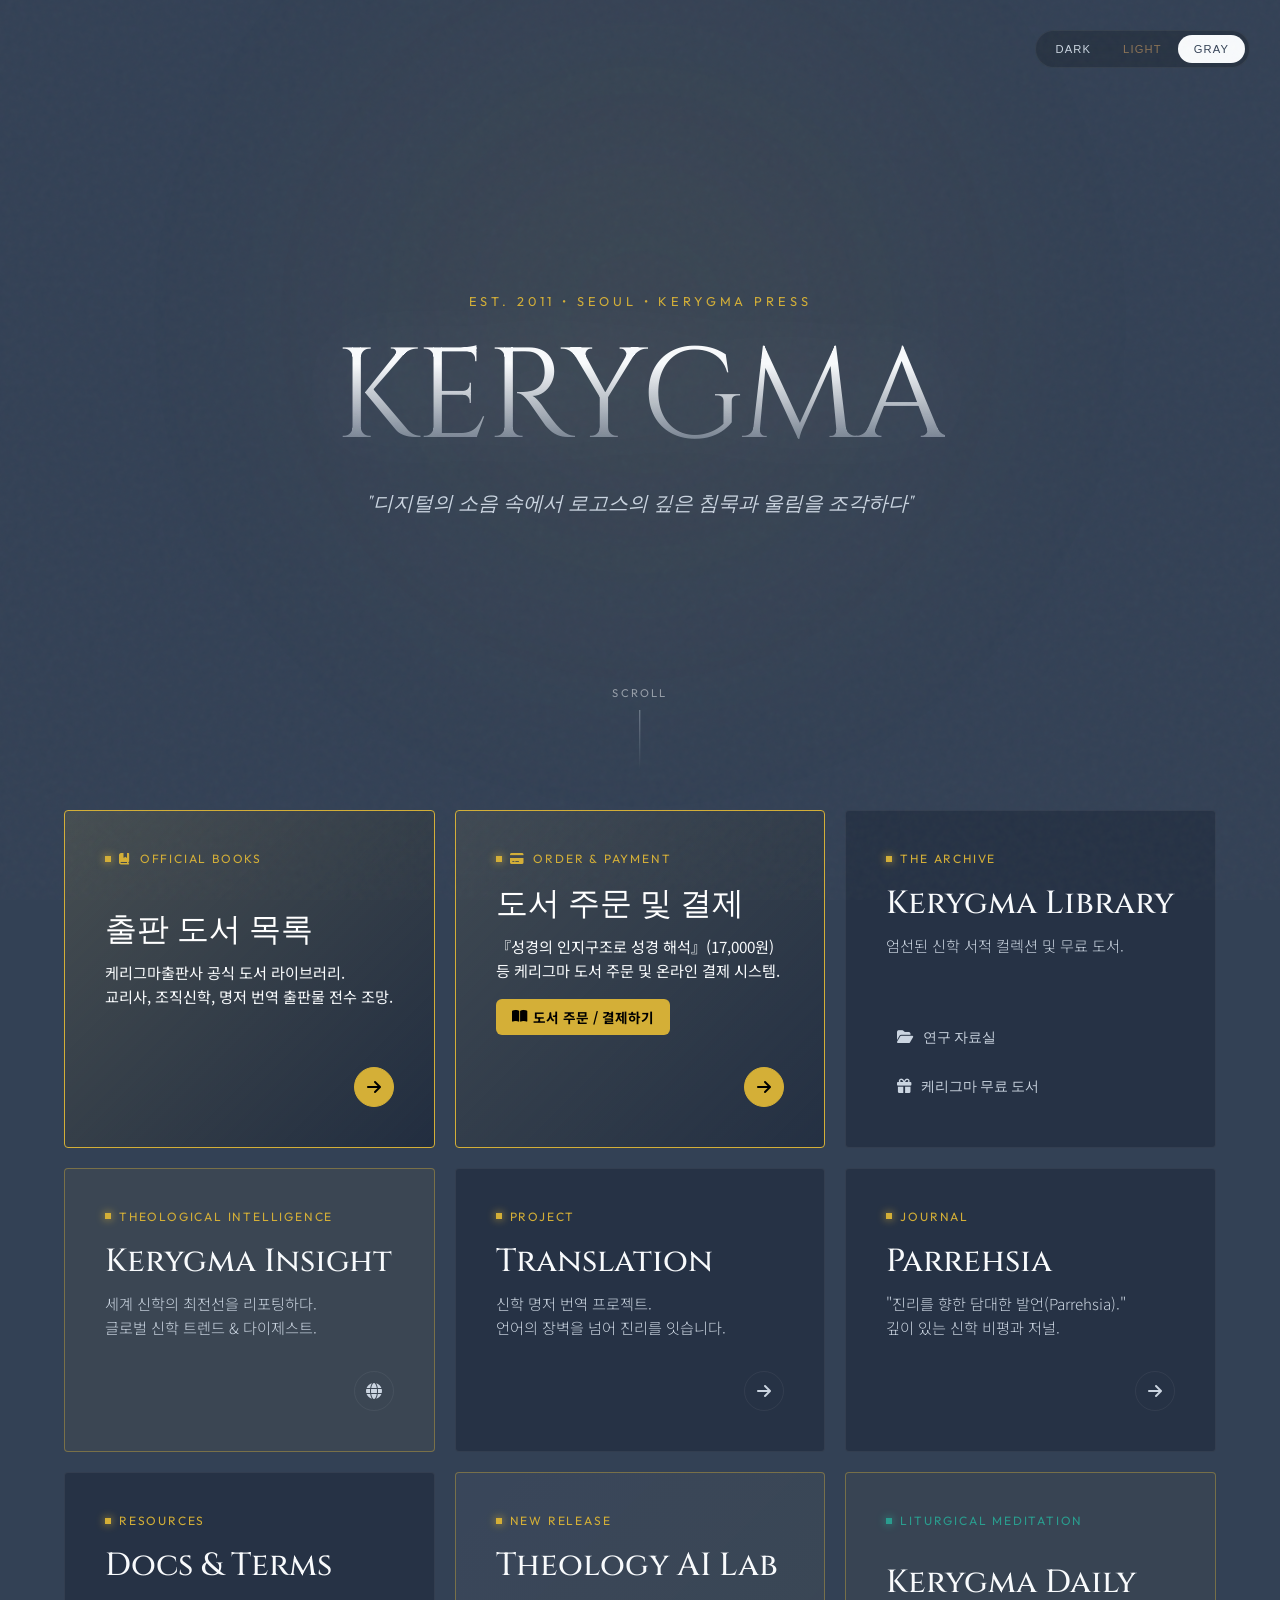
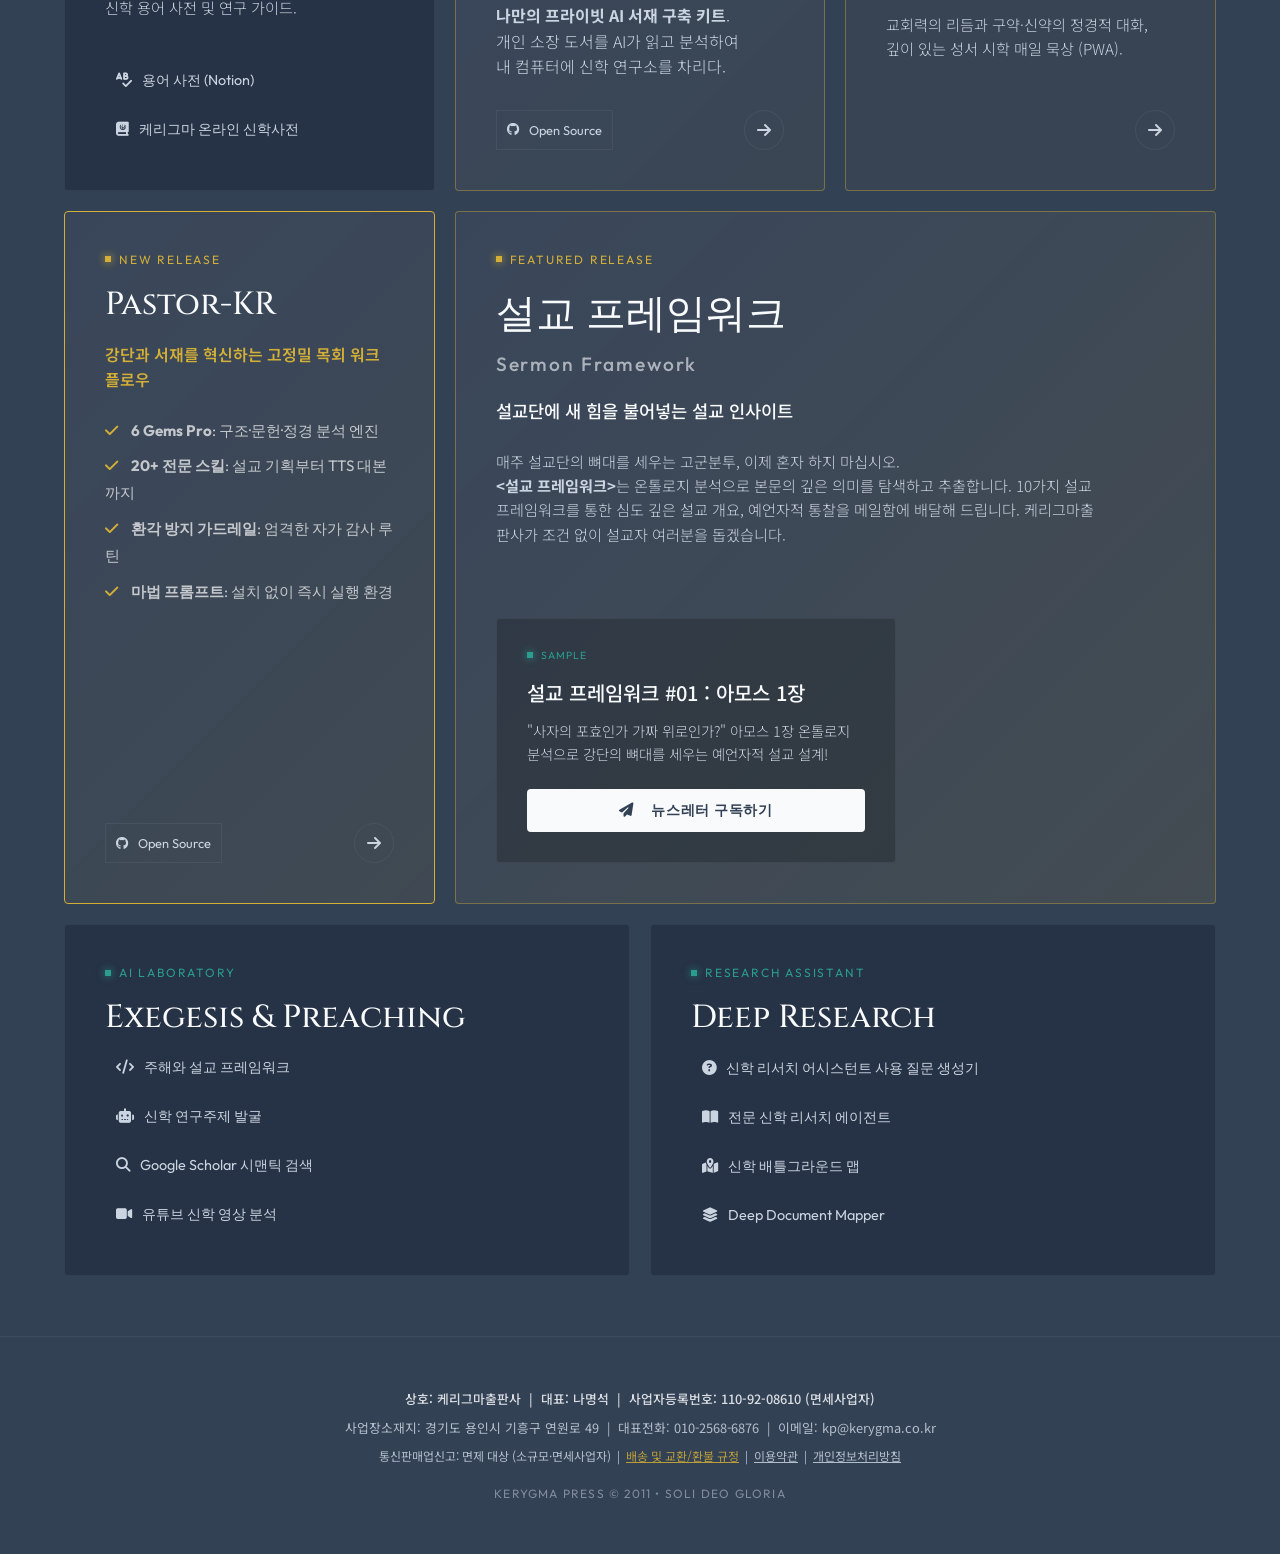
<file: index.html>
<!DOCTYPE html>
<html lang="ko" data-theme="gray">

<head>
    <meta charset="UTF-8">
    <meta name="viewport" content="width=device-width, initial-scale=1.0">
    <title>KERYGMA | The Theological Frontier (Pro)</title>

    <!-- Fonts -->
    <link rel="preconnect" href="https://fonts.googleapis.com">
    <link rel="preconnect" href="https://fonts.gstatic.com" crossorigin>
    <link
        href="https://fonts.googleapis.com/css2?family=Cinzel:wght@400;500;800&family=Outfit:wght@200;300;400;600&family=Noto+Sans+KR:wght@300;400;500;700&family=Playfair+Display:ital,wght@0,400;0,600;1,400&display=swap"
        rel="stylesheet">
    <link rel="stylesheet" href="https://cdnjs.cloudflare.com/ajax/libs/font-awesome/6.5.1/css/all.min.css">

    <!-- PortOne Payment SDK (V2 & V1) -->
    <script src="https://cdn.portone.io/v2/browser-sdk.js"></script>
    <script src="https://cdn.iamport.kr/v1/iamport.js"></script>

    <style>
        :root {
            /* Palette - Deep, Rich, Mysterious */
            --bg-color: #030712;
            /* Richer Black */
            --text-main: #ffffff;
            --text-muted: #94a3b8;

            /* Accents */
            --gold-primary: #d4af37;
            --gold-glow: rgba(212, 175, 55, 0.4);
            --secondary-accent: #2a9d8f;
            /* Muted Teal - sophisticated contrast to gold */

            /* Glassmorphism Configuration */
            --glass-bg: rgba(255, 255, 255, 0.03);
            --glass-border: rgba(255, 255, 255, 0.06);
            --glass-blur: 12px;

            /* Spotlight */
            --spotlight-size: 600px;
            --spotlight-color: rgba(255, 255, 255, 0.08);
            --title-shadow: 0 0 40px rgba(255, 255, 255, 0.15);
            /* Cinematic Glow */

            /* Typography */
            --font-display: 'Cinzel', serif;
            --font-sans: 'Outfit', sans-serif;
            /* Cleaner, modern sans */
            --font-kr: 'Noto Sans KR', sans-serif;
            --font-serif: 'Playfair Display', serif;
        }

        [data-theme="light"] {
            /* Sepia / Parchment Theme */
            --bg-color: #efeadd;
            /* Warm Parchment opacity */
            --text-main: #3e3226;
            /* Dark Brown Ink */
            --text-muted: #8b7355;
            /* Faded Ink */
            --gold-primary: #b8860b;
            /* Dark Goldenrod */
            --gold-glow: rgba(184, 134, 11, 0.1);
            --secondary-accent: #0f766e;
            /* Deep Teal Ink */

            --glass-bg: rgba(220, 215, 205, 0.6);
            /* Slightly darker to make spotlight pop */
            --glass-border: rgba(62, 50, 38, 0.15);
            --glass-blur: 8px;

            /* Spotlight: Brighter and more intense for contrast */
            --spotlight-color: rgba(255, 255, 255, 0.9);
            --title-shadow: 0 4px 12px rgba(62, 50, 38, 0.1);
            /* Engraved Ink Look */
        }

        [data-theme="gray"] {
            --bg-color: #334155;
            --text-main: #f8fafc;
            --text-muted: #cbd5e1;
            --glass-bg: rgba(30, 41, 59, 0.6);
            --spotlight-color: rgba(255, 255, 255, 0.08);
        }

        /* RESET */
        * {
            margin: 0;
            padding: 0;
            box-sizing: border-box;
        }

        a {
            text-decoration: none;
            color: inherit;
        }

        body {
            background-color: var(--bg-color);
            color: var(--text-main);
            font-family: var(--font-sans);
            overflow-x: hidden;
            transition: background-color 0.5s ease;
            cursor: default;
        }

        /* NOISE TEXTURE - The distinctive "Film/Paper" quality */
        body::before {
            position: fixed;
            top: 0;
            left: 0;
            width: 100vw;
            height: 100vh;
            content: "";
            opacity: 0.03;
            z-index: 1000;
            pointer-events: none;
            background-image: url("data:image/svg+xml,%3Csvg viewBox='0 0 200 200' xmlns='http://www.w3.org/2000/svg'%3E%3Cfilter id='noiseFilter'%3E%3CfeTurbulence type='fractalNoise' baseFrequency='0.65' numOctaves='3' stitchTiles='stitch'/%3E%3C/filter%3E%3Crect width='100%25' height='100%25' filter='url(%23noiseFilter)'/%3E%3C/svg%3E");
        }

        /* AMBIENT GLOW */
        .ambient-glow {
            position: fixed;
            top: -20%;
            left: 50%;
            width: 1000px;
            height: 1000px;
            background: radial-gradient(circle, var(--gold-glow) 0%, transparent 70%);
            transform: translateX(-50%);
            opacity: 0.15;
            z-index: -1;
            pointer-events: none;
            filter: blur(80px);
        }

        /* LAYOUT */
        .container {
            max-width: 1200px;
            margin: 0 auto;
            padding: 0 24px;
        }

        /* HEADER */
        header {
            min-height: 90vh;
            display: flex;
            flex-direction: column;
            justify-content: center;
            align-items: center;
            text-align: center;
            position: relative;
        }

        .brand-meta {
            font-family: var(--font-sans);
            font-size: 0.8rem;
            letter-spacing: 0.3em;
            text-transform: uppercase;
            color: var(--gold-primary);
            margin-bottom: 2rem;
            opacity: 0;
            animation: fadeInUp 1s cubic-bezier(0.2, 1, 0.3, 1) forwards 0.2s;
        }

        .hero-title {
            font-family: var(--font-display);
            font-size: clamp(3.5rem, 10vw, 8rem);
            font-weight: 400;
            line-height: 0.9;
            letter-spacing: -0.02em;
            margin-bottom: 2rem;
            opacity: 0;
            animation: fadeInUp 1s cubic-bezier(0.2, 1, 0.3, 1) forwards 0.4s;
            background: linear-gradient(180deg, var(--text-main) 20%, rgba(148, 163, 184, 0.4) 100%);
            /* Stronger fade */
            -webkit-background-clip: text;
            background-clip: text;
            /* Fix standard property */
            -webkit-text-fill-color: transparent;
            filter: drop-shadow(var(--title-shadow));
            /* Dramatic depth */
        }

        .hero-desc {
            font-family: var(--font-serif);
            font-style: italic;
            font-size: 1.25rem;
            color: var(--text-muted);
            max-width: 600px;
            opacity: 0;
            animation: fadeInUp 1s cubic-bezier(0.2, 1, 0.3, 1) forwards 0.6s;
        }

        /* SCROLL DOWN INDICATOR */
        .scroll-indicator {
            position: absolute;
            bottom: 40px;
            left: 50%;
            transform: translateX(-50%);
            display: flex;
            flex-direction: column;
            align-items: center;
            opacity: 0.5;
            animation: pulse 3s infinite;
        }

        .scroll-line {
            width: 1px;
            height: 60px;
            background: linear-gradient(to bottom, var(--text-muted), transparent);
        }

        /* THEME SWITCHER (Top Right) */
        .theme-switcher {
            position: absolute;
            top: 30px;
            right: 30px;
            z-index: 50;
            display: flex;
            background: rgba(0, 0, 0, 0.2);
            backdrop-filter: blur(10px);
            border: 1px solid var(--glass-border);
            padding: 4px;
            border-radius: 50px;
        }

        .theme-btn {
            background: none;
            border: none;
            color: var(--text-muted);
            padding: 8px 16px;
            font-size: 0.7rem;
            text-transform: uppercase;
            letter-spacing: 0.1em;
            border-radius: 40px;
            cursor: pointer;
            transition: 0.3s;
        }

        .theme-btn.active {
            background: var(--text-main);
            color: var(--bg-color);
        }

        /* CARDS & GRID */
        main {
            padding-bottom: 100px;
            position: relative;
            z-index: 10;
        }

        .bento {
            display: grid;
            grid-template-columns: repeat(12, 1fr);
            gap: 20px;
        }

        .card {
            background: var(--glass-bg);
            border: 1px solid var(--glass-border);
            border-radius: 4px;
            /* Sharp corners for professional look */
            padding: 40px;
            position: relative;
            grid-column: span 12;
            overflow: hidden;
            transition: transform 0.4s cubic-bezier(0.2, 1, 0.3, 1);

            /* Flex layout */
            display: flex;
            flex-direction: column;
            justify-content: space-between;
            min-height: 280px;
            text-decoration: none;
            /* Ensure links inside cards don't have underline */
            color: inherit;
        }

        @media(min-width: 768px) {
            .col-span-6 {
                grid-column: span 6;
            }

            .col-span-4 {
                grid-column: span 4;
            }

            .col-span-8 {
                grid-column: span 8;
            }
        }

        .card:hover {
            transform: translateY(-5px);
            border-color: rgba(255, 255, 255, 0.1);
        }

        /* SPOTLIGHT EFFECT */
        .card::before {
            content: '';
            position: absolute;
            top: 0;
            left: 0;
            right: 0;
            bottom: 0;
            background: radial-gradient(var(--spotlight-size) circle at var(--mouse-x) var(--mouse-y), var(--spotlight-color), transparent 40%);
            opacity: 0;
            transition: opacity 0.5s;
            pointer-events: none;
            z-index: 1;
        }

        .card:hover::before,
        .card.mobile-spotlight::before {
            opacity: 1;
        }

        .card-content {
            position: relative;
            z-index: 2;
            height: 100%;
            display: flex;
            flex-direction: column;
            justify-content: space-between;
        }

        .card-label {
            font-family: var(--font-sans);
            font-size: 0.75rem;
            letter-spacing: 0.15em;
            text-transform: uppercase;
            color: var(--gold-primary);
            margin-bottom: 1rem;
            display: flex;
            align-items: center;
            gap: 8px;
        }

        .card-label::before {
            content: '';
            display: block;
            width: 6px;
            height: 6px;
            background: currentColor;
            box-shadow: 0 0 8px currentColor;
        }

        .card-title {
            font-family: var(--font-display);
            font-size: 2rem;
            margin-bottom: 0.5rem;
            font-weight: 500;
        }

        .card-text {
            color: var(--text-muted);
            font-family: var(--font-kr);
            font-weight: 300;
            line-height: 1.6;
            font-size: 0.95rem;
        }

        .card-arrow {
            align-self: flex-end;
            margin-top: 2rem;
            width: 40px;
            height: 40px;
            border: 1px solid var(--glass-border);
            border-radius: 50%;
            display: flex;
            align-items: center;
            justify-content: center;
            transition: 0.3s;
            color: var(--text-muted);
        }

        .card:hover .card-arrow {
            background: var(--text-main);
            color: var(--bg-color);
            border-color: var(--text-main);
            transform: rotate(-45deg);
        }

        /* GEM LINKS */
        .gem-list {
            margin-top: auto;
            display: flex;
            flex-direction: column;
            gap: 8px;
        }

        .gem-item {
            display: flex;
            align-items: center;
            gap: 10px;
            padding: 10px;
            border: 1px solid transparent;
            color: var(--text-muted);
            font-size: 0.9rem;
            transition: 0.2s;
            cursor: pointer;
        }

        .gem-item:hover {
            color: var(--text-main);
            background: rgba(255, 255, 255, 0.03);
            border-color: var(--glass-border);
        }

        /* ANIMATIONS */
        @keyframes fadeInUp {
            from {
                opacity: 0;
                transform: translateY(20px);
            }

            to {
                opacity: 1;
                transform: translateY(0);
            }
        }

        @keyframes pulse {

            0%,
            100% {
                opacity: 0.5;
            }

            50% {
                opacity: 1;
            }
        }
    </style>
</head>

<body>

    <div class="ambient-glow"></div>

    <div class="theme-switcher">
        <button class="theme-btn" onclick="setTheme('dark')" data-theme="dark">Dark</button>
        <button class="theme-btn" onclick="setTheme('light')" data-theme="light">Light</button>
        <button class="theme-btn active" onclick="setTheme('gray')" data-theme="gray">Gray</button>
    </div>

    <header class="container">
        <div class="brand-meta">Est. 2011 • Seoul • Kerygma Press</div>
        <h1 class="hero-title">KERYGMA</h1>
        <p class="hero-desc">"디지털의 소음 속에서 로고스의 깊은 침묵과 울림을 조각하다"</p>

        <div class="scroll-indicator">
            <span style="font-size: 0.7rem; letter-spacing: 0.2em; margin-bottom: 10px;">SCROLL</span>
            <div class="scroll-line"></div>
        </div>
    </header>

    <main class="container" id="cards">
        <div class="bento">

            <!-- Official Published Booklist Card -->
            <a href="/kerygma_booklist/library.html" class="card col-span-4" style="background: linear-gradient(135deg, rgba(212,175,55,0.12) 0%, rgba(30,41,59,0.8) 100%); border: 1.5px solid var(--gold-primary);">
                <div class="card-content">
                    <div class="card-label" style="color: var(--gold-primary);"><i class="fa-solid fa-book-bookmark"></i> Official Books</div>
                    <div>
                        <h2 class="card-title" style="color: #ffffff;">출판 도서 목록</h2>
                        <p class="card-text" style="color: var(--text-main); font-weight: 400;">
                            케리그마출판사 공식 도서 라이브러리.<br>교리사, 조직신학, 명저 번역 출판물 전수 조망.
                        </p>
                    </div>
                    <div class="card-arrow" style="background: var(--gold-primary); color: #000; border-color: var(--gold-primary);"><i class="fa-solid fa-arrow-right"></i></div>
                </div>
            </a>

            <!-- Order & Payment Test Card (PG 입점심사용) -->
            <div class="card col-span-4" style="background: linear-gradient(135deg, rgba(212,175,55,0.08) 0%, rgba(30,41,59,0.7) 100%); border: 1.5px solid var(--gold-primary);">
                <div class="card-content">
                    <div class="card-label" style="color: var(--gold-primary);"><i class="fa-solid fa-credit-card"></i> Order & Payment</div>
                    <div>
                        <h2 class="card-title" style="color: #ffffff;">도서 주문 및 결제</h2>
                        <p class="card-text" style="color: var(--text-main); font-weight: 400; margin-bottom: 16px;">
                            『성경의 인지구조로 성경 해석』(17,000원) 등 케리그마 도서 주문 및 온라인 결제 시스템.
                        </p>
                        <div style="display: flex; gap: 8px; flex-wrap: wrap;">
                            <button onclick="openPaymentModal()" style="background: var(--gold-primary); color: #000; border: none; padding: 8px 16px; font-weight: 700; border-radius: 6px; font-size: 0.85rem; cursor: pointer; display: flex; align-items: center; gap: 6px; font-family: var(--font-kr);">
                                <i class="fa-solid fa-book-open"></i> 도서 주문 / 결제하기
                            </button>
                        </div>
                    </div>
                    <div class="card-arrow" onclick="openPaymentModal()" style="cursor: pointer; background: var(--gold-primary); color: #000; border-color: var(--gold-primary);"><i class="fa-solid fa-arrow-right"></i></div>
                </div>
            </div>

            <!-- Library -->
            <div class="card col-span-4">
                <div class="card-content">
                    <div class="card-label">The Archive</div>
                    <div>
                        <h2 class="card-title">Kerygma Library</h2>
                        <p class="card-text">엄선된 신학 서적 컬렉션 및 무료 도서.</p>
                    </div>
                    <div class="gem-list" style="margin-top: auto;">
                        <a href="https://kerygma.co.kr/kerygma-library/" target="_blank" class="gem-item">
                            <i class="fa-solid fa-folder-open"></i> 연구 자료실
                        </a>
                        <a href="https://kfreebook.vercel.app/" target="_blank" class="gem-item">
                            <i class="fa-solid fa-gift"></i> 케리그마 무료 도서
                        </a>
                    </div>
                </div>
            </div>

            <!-- Insight -->
            <a href="insight.html" class="card col-span-4" style="background: rgba(212, 175, 55, 0.05); border: 1px solid var(--gold-glow);">
                <div class="card-content">
                    <div class="card-label">Theological Intelligence</div>
                    <div>
                        <h2 class="card-title">Kerygma Insight</h2>
                        <p class="card-text">세계 신학의 최전선을 리포팅하다.<br>글로벌 신학 트렌드 & 다이제스트.</p>
                    </div>
                    <div class="card-arrow"><i class="fa-solid fa-globe"></i></div>
                </div>
            </a>

            <!-- Translation -->
            <!-- Translation -->
            <a href="https://kerygma.notion.site/9d84439a987844388c1bb82806cdb5aa" target="_blank"
                class="card col-span-4">
                <div class="card-content">
                    <div class="card-label">Project</div>
                    <div>
                        <h2 class="card-title">Translation</h2>
                        <p class="card-text">신학 명저 번역 프로젝트.<br>언어의 장벽을 넘어 진리를 잇습니다.</p>
                    </div>
                    <div class="card-arrow"><i class="fa-solid fa-arrow-right"></i></div>
                </div>
            </a>

            <!-- Parrehsia -->
            <a href="https://parrehsia.vercel.app/" target="_blank" class="card col-span-4">
                <div class="card-content">
                    <div class="card-label">Journal</div>
                    <div>
                        <h2 class="card-title">Parrehsia</h2>
                        <p class="card-text">"진리를 향한 담대한 발언(Parrehsia)."<br>깊이 있는 신학 비평과 저널.</p>
                    </div>
                    <div class="card-arrow"><i class="fa-solid fa-arrow-right"></i></div>
                </div>
            </a>

            <!-- Archive -->
            <!-- Archive -->
            <div class="card col-span-4">
                <div class="card-content">
                    <div class="card-label">Resources</div>
                    <div>
                        <h2 class="card-title">Docs & Terms</h2>
                        <p class="card-text">신학 용어 사전 및 연구 가이드.</p>
                    </div>
                    <div class="gem-list" style="margin-top: 40px;">
                        <a href="https://www.notion.so/kerygma/1fa82849954d8037b62de45a6456f88e" target="_blank"
                            class="gem-item">
                            <i class="fa-solid fa-spell-check"></i> 용어 사전 (Notion)
                        </a>
                        <a href="https://theology-dictionary.vercel.app/" target="_blank" class="gem-item">
                            <i class="fa-solid fa-book-journal-whills"></i> 케리그마 온라인 신학사전
                        </a>
                    </div>
                </div>
            </div>

            <!-- Featured Project: Theology AI Lab -->
            <!-- Featured Project: Theology AI Lab -->
            <a href="https://github.com/mitmirsein/Theology_Ai_Lab" target="_blank" class="card col-span-4"
                style="background: linear-gradient(135deg, rgba(255,255,255,0.03) 0%, rgba(212,175,55,0.05) 100%); border-color: var(--gold-glow);">
                <div class="card-content" style="flex-direction: column; justify-content: space-between; height: 100%;">
                    <div>
                        <div class="card-label" style="color: var(--gold-primary);">New Release</div>
                        <h2 class="card-title" style="font-size: 2rem; margin-bottom: 1rem;">Theology AI Lab</h2>
                        <p class="card-text" style="font-size: 1rem; margin-bottom: 1.5rem;">
                            <strong>나만의 프라이빗 AI 서재 구축 키트</strong>.<br>
                            개인 소장 도서를 AI가 읽고 분석하여<br>내 컴퓨터에 신학 연구소를 차리다.
                        </p>
                    </div>
                    <div class="gem-list" style="flex-direction: row; gap: 10px; margin-top: auto;">
                        <span class="gem-item"
                            style="cursor: default; border: 1px solid var(--glass-border); padding: 5px 10px; font-size: 0.8rem;">
                            <i class="fa-brands fa-github"></i> Open Source
                        </span>
                        <div class="card-arrow" style="width: 40px; height: 40px; margin-left: auto; margin-top: 0;">
                            <i class="fa-solid fa-arrow-right"></i>
                        </div>
                    </div>
                </div>
            </a>

            <!-- Kerygma Daily -->
            <a href="https://kdbm.netlify.app" target="_blank" class="card col-span-4"
                style="border: 1px solid var(--gold-glow); background: rgba(212, 175, 55, 0.03);">
                <div class="card-content">
                    <div class="card-label" style="color: var(--secondary-accent);">Liturgical Meditation</div>
                    <div>
                        <h2 class="card-title">Kerygma Daily</h2>
                        <p class="card-text">교회력의 리듬과 구약·신약의 정경적 대화,<br>깊이 있는 성서 시학 매일 묵상 (PWA).</p>
                    </div>
                    <div class="card-arrow"><i class="fa-solid fa-arrow-right"></i></div>
                </div>
            </a>

            <!-- Featured Project: Pastor-KR -->
            <a href="https://github.com/mitmirsein/pastor-ai-skills-kr" target="_blank" class="card col-span-4"
                style="background: linear-gradient(135deg, rgba(255,255,255,0.03) 0%, rgba(212,175,55,0.08) 100%); border-color: var(--gold-primary);">
                <div class="card-content" style="flex-direction: column; justify-content: space-between; height: 100%;">
                    <div>
                        <div class="card-label" style="color: var(--gold-primary);">New Release</div>
                        <h2 class="card-title" style="font-size: 2rem; margin-bottom: 1rem;">Pastor-KR</h2>
                        <p class="card-text" style="font-size: 1rem; margin-bottom: 1.5rem; color: var(--gold-primary); font-weight: 600;">
                            강단과 서재를 혁신하는 고정밀 목회 워크플로우
                        </p>
                        <ul style="list-style: none; padding: 0; margin-bottom: 2rem; font-size: 0.95rem; color: rgba(255,255,255,0.7); line-height: 1.8;">
                            <li style="margin-bottom: 8px;"><i class="fa-solid fa-check" style="color: var(--gold-primary); margin-right: 10px;"></i> <strong>6 Gems Pro</strong>: 구조·문헌·정경 분석 엔진</li>
                            <li style="margin-bottom: 8px;"><i class="fa-solid fa-check" style="color: var(--gold-primary); margin-right: 10px;"></i> <strong>20+ 전문 스킬</strong>: 설교 기획부터 TTS 대본까지</li>
                            <li style="margin-bottom: 8px;"><i class="fa-solid fa-check" style="color: var(--gold-primary); margin-right: 10px;"></i> <strong>환각 방지 가드레일</strong>: 엄격한 자가 감사 루틴</li>
                            <li style="margin-bottom: 8px;"><i class="fa-solid fa-check" style="color: var(--gold-primary); margin-right: 10px;"></i> <strong>마법 프롬프트</strong>: 설치 없이 즉시 실행 환경</li>
                        </ul>
                    </div>
                    <div class="gem-list" style="flex-direction: row; gap: 10px; margin-top: auto;">
                        <span class="gem-item"
                            style="cursor: default; border: 1px solid var(--glass-border); padding: 5px 10px; font-size: 0.8rem;">
                            <i class="fa-brands fa-github"></i> Open Source
                        </span>
                        <div class="card-arrow" style="width: 40px; height: 40px; margin-left: auto; margin-top: 0;">
                            <i class="fa-solid fa-arrow-right"></i>
                        </div>
                    </div>
                </div>
            </a>


            <!-- Sermon Framework Newsletter -->
            <div class="card col-span-8" style="background: linear-gradient(135deg, rgba(255,255,255,0.03) 0%, rgba(212,175,55,0.1) 100%); border-color: var(--gold-glow); min-height: auto;">
                <div class="card-content">
                    <div class="card-label" style="color: var(--gold-primary);">Featured Release</div>
                    
                    <div style="display: flex; flex-wrap: wrap; gap: 40px; align-items: flex-start; margin-top: 10px;">
                        <div style="flex: 1; min-width: 300px;">
                            <h2 class="card-title" style="font-size: 2.5rem; margin-bottom: 1rem; line-height: 1.1;">설교 프레임워크<br><span style="font-size: 1.2rem; opacity: 0.6; font-family: var(--font-sans); letter-spacing: 0.1em;">Sermon Framework</span></h2>
                            <p class="card-text" style="font-size: 1.1rem; color: var(--text-main); margin-bottom: 1.5rem; font-weight: 500;">
                                설교단에 새 힘을 불어넣는 설교 인사이트
                            </p>
                            <p class="card-text" style="margin-bottom: 2rem; max-width: 600px;">
                                매주 설교단의 뼈대를 세우는 고군분투, 이제 혼자 하지 마십시오. <br>
                                <strong>&lt;설교 프레임워크&gt;</strong>는 온톨로지 분석으로 본문의 깊은 의미를 탐색하고 추출합니다. 
                                10가지 설교 프레임워크를 통한 심도 깊은 설교 개요, 예언자적 통찰을 메일함에 배달해 드립니다.
                                케리그마출판사가 조건 없이 설교자 여러분을 돕겠습니다.
                            </p>
                        </div>
                        
                        <div style="flex: 0 1 400px; min-width: 300px; background: rgba(0,0,0,0.2); padding: 30px; border-radius: 4px; border: 1px solid var(--glass-border); position: relative;">
                            <div class="card-label" style="font-size: 0.65rem; margin-bottom: 1rem; color: var(--secondary-accent); letter-spacing: 0.1em;">
                                <span>Sample</span>
                            </div>
                            <h3 style="font-family: var(--font-kr); font-size: 1.25rem; margin-bottom: 0.75rem; color: var(--text-main); font-weight: 500;">설교 프레임워크 #01 : 아모스 1장</h3>
                            <p class="card-text" style="font-size: 0.9rem; margin-bottom: 1.5rem; line-height: 1.6;">
                                "사자의 포효인가 가짜 위로인가?" 아모스 1장 온톨로지 분석으로 강단의 뼈대를 세우는 예언자적 설교 설계!
                            </p>
                            
                            <a href="/subscribe.html" target="_blank" class="gem-item" style="justify-content: center; background: var(--text-main); color: var(--bg-color); border: none; font-weight: 600; padding: 12px; border-radius: 4px; font-family: var(--font-sans); letter-spacing: 0.05em;">
                                <i class="fa-solid fa-paper-plane" style="margin-right: 8px;"></i> 뉴스레터 구독하기
                            </a>
                        </div>
                    </div>
                </div>
            </div>

            <!-- AI Gems 1 -->

            <div class="card col-span-6" style="min-height: 350px;">
                <div class="card-content">
                    <div class="card-label" style="color: var(--secondary-accent);">AI Laboratory</div>
                    <h2 class="card-title">Exegesis & Preaching</h2>
                    <div class="gem-list">
                        <a href="https://gemini.google.com/gem/12w50oC0Gp8IVWOdvtNpBk6vhEQMiwAzo?usp=sharing"
                            target="_blank" class="gem-item">
                            <i class="fa-solid fa-code"></i> 주해와 설교 프레임워크
                        </a>
                        <a href="https://gemini.google.com/gem/1aZYqp-_0uP0jDkJvwnV1I0WthAYKwguP?usp=sharing"
                            target="_blank" class="gem-item">
                            <i class="fa-solid fa-robot"></i> 신학 연구주제 발굴
                        </a>
                        <a href="https://gemini.google.com/gem/1T4YMfxuHijdiAx3CM3HeIYhT_CJ7xwB3?usp=sharing"
                            target="_blank" class="gem-item">
                            <i class="fa-solid fa-magnifying-glass"></i> Google Scholar 시맨틱 검색
                        </a>
                        <a href="https://gemini.google.com/gem/1sHBZOeaDjsq8eNPc9E6KfqRo1sdSiiBD?usp=sharing"
                            target="_blank" class="gem-item">
                            <i class="fa-solid fa-video"></i> 유튜브 신학 영상 분석
                        </a>
                    </div>
                </div>
            </div>

            <!-- AI Gems 2 -->
            <div class="card col-span-6" style="min-height: 350px;">
                <div class="card-content">
                    <div class="card-label" style="color: var(--secondary-accent);">Research Assistant</div>
                    <h2 class="card-title">Deep Research</h2>
                    <div class="gem-list">

                        <a href="https://gemini.google.com/gem/12UCT73WGITN9Rw0mxhFmuCMzBKLcgACB?usp=sharing"
                            target="_blank" class="gem-item">
                            <i class="fa-solid fa-question-circle"></i> 신학 리서치 어시스턴트 사용 질문 생성기
                        </a>
                        <a href="https://gemini.google.com/gem/1xILzv_lwYsul8oF8ADg5GLrkCz_L0dW0?usp=sharing"
                            target="_blank" class="gem-item">
                            <i class="fa-solid fa-book-open"></i> 전문 신학 리서치 에이전트
                        </a>
                        <a href="https://gemini.google.com/gem/1dZVtRyeUEk8c7XN2ZGTafFhNcK_iFqjk?usp=sharing"
                            target="_blank" class="gem-item">
                            <i class="fa-solid fa-map-location-dot"></i> 신학 배틀그라운드 맵
                        </a>
                        <a href="https://gemini.google.com/gem/15aqOIrcHTmzTjvFUabFbrJS3dpOH3DZ2?usp=sharing"
                            target="_blank" class="gem-item">
                            <i class="fa-solid fa-layer-group"></i> Deep Document Mapper
                        </a>
                    </div>
                </div>
            </div>

        </div>
    </main>

    <footer
        style="text-align: center; color: var(--text-muted); padding: 50px 24px; font-family: var(--font-kr); font-size: 0.8rem; line-height: 1.8; border-top: 1px solid var(--glass-border); margin-top: 60px;">
        <div style="max-width: 900px; margin: 0 auto; opacity: 0.85;">
            <p style="margin-bottom: 6px; font-weight: 500; color: var(--text-main);">
                상호: 케리그마출판사 &nbsp;|&nbsp; 대표: 나명석 &nbsp;|&nbsp; 사업자등록번호: 110-92-08610 (면세사업자)
            </p>
            <p style="margin-bottom: 6px;">
                사업장소재지: 경기도 용인시 기흥구 연원로 49 &nbsp;|&nbsp; 대표전화: 010-2568-6876 &nbsp;|&nbsp; 이메일: kp@kerygma.co.kr
            </p>
            <p style="margin-bottom: 12px; font-size: 0.75rem; color: var(--text-muted);">
                통신판매업신고: 면제 대상 (소규모·면세사업자) &nbsp;|&nbsp; 
                <a href="javascript:void(0)" onclick="openTermsModal('shipping')" style="color: var(--gold-primary); text-decoration: underline;">배송 및 교환/환불 규정</a> &nbsp;|&nbsp;
                <a href="javascript:void(0)" onclick="openTermsModal('terms')" style="color: var(--text-muted); text-decoration: underline;">이용약관</a> &nbsp;|&nbsp;
                <a href="javascript:void(0)" onclick="openTermsModal('privacy')" style="color: var(--text-muted); text-decoration: underline;">개인정보처리방침</a>
            </p>
            <p style="font-family: var(--font-sans); font-size: 0.75rem; letter-spacing: 0.1em; opacity: 0.6; margin-top: 16px;">
                KERYGMA PRESS © 2011 • SOLI DEO GLORIA
            </p>
        </div>
    </footer>

    <!-- TERMS & POLICY MODAL -->
    <div id="termsModal" style="display: none; position: fixed; inset: 0; z-index: 9999; background: rgba(0,0,0,0.75); backdrop-filter: blur(8px); align-items: center; justify-content: center; padding: 20px;">
        <div style="background: #1e293b; color: #f8fafc; max-width: 650px; width: 100%; max-height: 80vh; overflow-y: auto; padding: 30px; border-radius: 12px; border: 1px solid rgba(255,255,255,0.1); position: relative; font-family: var(--font-kr); line-height: 1.7; font-size: 0.9rem;">
            <button onclick="closeTermsModal()" style="position: absolute; top: 15px; right: 20px; background: none; border: none; color: #94a3b8; font-size: 1.5rem; cursor: pointer;">&times;</button>
            <div id="modalTitle" style="font-size: 1.3rem; font-weight: 700; color: var(--gold-primary); margin-bottom: 20px; border-bottom: 1px solid rgba(255,255,255,0.1); padding-bottom: 10px;"></div>
            <div id="modalBody"></div>
            <div style="text-align: right; margin-top: 25px;">
                <button onclick="closeTermsModal()" style="background: var(--gold-primary); color: #000; border: none; padding: 8px 20px; font-weight: 600; border-radius: 6px; cursor: pointer;">닫기</button>
            </div>
        </div>
    </div>

    <!-- PORTONE PAYMENT MODAL (PG 입점심사 및 실시간 도서 결제창) -->
    <div id="paymentModal" style="display: none; position: fixed; inset: 0; z-index: 9999; background: rgba(0,0,0,0.75); backdrop-filter: blur(8px); align-items: center; justify-content: center; padding: 20px;">
        <div style="background: #1e293b; color: #f8fafc; max-width: 520px; width: 100%; max-height: 90vh; overflow-y: auto; padding: 32px 28px; border-radius: 14px; border: 1px solid var(--gold-glow); position: relative; font-family: var(--font-kr); line-height: 1.6; font-size: 0.9rem; box-shadow: 0 20px 40px rgba(0,0,0,0.6);">
            <button onclick="closePaymentModal()" style="position: absolute; top: 15px; right: 20px; background: none; border: none; color: #94a3b8; font-size: 1.5rem; cursor: pointer;">&times;</button>
            
            <div style="display: flex; align-items: center; gap: 8px; margin-bottom: 6px;">
                <i class="fa-solid fa-book-open" style="color: var(--gold-primary); font-size: 1.2rem;"></i>
                <h3 style="font-size: 1.3rem; font-weight: 700; color: #ffffff; margin: 0;">도서 주문 및 결제</h3>
            </div>
            <p style="font-size: 0.8rem; color: #94a3b8; margin: 0 0 16px 0;">케리그마 공식 출판 도서 온라인 결제 및 주문 시스템 (KG이니시스 PG)</p>

            <!-- Book summary card -->
            <div style="background: #0f172a; border: 1px solid rgba(212,175,55,0.3); border-radius: 8px; padding: 12px 14px; margin-bottom: 16px; display: flex; gap: 14px; align-items: center;">
                <img src="/kerygma_booklist/images/book_10.jpg" alt="성경의 인지구조로 성경 해석" style="width: 50px; height: 70px; object-fit: cover; border-radius: 4px; border: 1px solid rgba(255,255,255,0.15);" onerror="this.style.display='none'">
                <div>
                    <div style="font-size: 0.72rem; color: var(--gold-primary); font-weight: 700; letter-spacing: 0.5px;">대표 출판 도서</div>
                    <div style="font-size: 0.95rem; font-weight: 700; color: #ffffff; margin: 2px 0;">성경의 인지구조로 성경 해석</div>
                    <div style="font-size: 0.8rem; color: #94a3b8;">저자: 김재진 | 출판사: 케리그마 | 정가: <strong style="color: #38bdf8; font-weight: 700;">17,000원</strong></div>
                </div>
            </div>

            <form id="portonePayForm" onsubmit="requestPortOnePayment(event)">
                <div style="margin-bottom: 14px;">
                    <label style="display: block; font-size: 0.8rem; font-weight: 600; color: var(--gold-primary); margin-bottom: 6px;">결제 솔루션 (포트원 전자결제)</label>
                    <select id="payPg" style="width: 100%; padding: 10px 12px; background: #0f172a; border: 1px solid rgba(212,175,55,0.3); border-radius: 6px; color: #ffffff; font-size: 0.9rem; outline: none;">
                        <option value="kcp" selected>NHN KCP 전자결제 (실결제 개통)</option>
                        <option value="html5_inicis">KG이니시스 전자결제</option>
                    </select>
                </div>

                <div style="margin-bottom: 14px;">
                    <label style="display: block; font-size: 0.8rem; font-weight: 600; color: var(--gold-primary); margin-bottom: 6px;">주문 상품</label>
                    <select id="payProductName" style="width: 100%; padding: 10px 12px; background: #0f172a; border: 1px solid rgba(255,255,255,0.15); border-radius: 6px; color: #ffffff; font-size: 0.9rem; outline: none;">
                        <option value="성경의 인지구조로 성경 해석" data-amount="17000" selected>성경의 인지구조로 성경 해석 (17,000원)</option>
                    </select>
                </div>

                <div style="display: grid; grid-template-columns: 1fr 1fr; gap: 12px; margin-bottom: 14px;">
                    <div>
                        <label style="display: block; font-size: 0.8rem; font-weight: 600; color: #cbd5e1; margin-bottom: 6px;">결제 수단</label>
                        <select id="payMethod" style="width: 100%; padding: 10px 12px; background: #0f172a; border: 1px solid rgba(255,255,255,0.15); border-radius: 6px; color: #ffffff; font-size: 0.9rem; outline: none;">
                            <option value="card">신용/체크카드</option>
                            <option value="trans">실시간 계좌이체</option>
                            <option value="vbank">가상계좌</option>
                        </select>
                    </div>
                    <div>
                        <label style="display: block; font-size: 0.8rem; font-weight: 600; color: #cbd5e1; margin-bottom: 6px;">결제 금액 (원)</label>
                        <input type="number" id="payAmount" value="17000" readonly style="width: 100%; padding: 10px 12px; background: #0f172a; border: 1px solid rgba(255,255,255,0.15); border-radius: 6px; color: #ffffff; font-size: 0.9rem; box-sizing: border-box; outline: none;">
                    </div>
                </div>

                <div style="background: rgba(255,255,255,0.03); padding: 14px; border-radius: 8px; border: 1px solid rgba(255,255,255,0.08); margin-bottom: 18px;">
                    <div style="font-size: 0.8rem; font-weight: 600; color: #94a3b8; margin-bottom: 10px;"><i class="fa-solid fa-user"></i> 주문자 및 배송지 정보</div>
                    <div style="display: grid; grid-template-columns: 1fr 1fr; gap: 10px; margin-bottom: 10px;">
                        <input type="text" id="buyerName" value="홍길동" placeholder="이름" style="padding: 8px 10px; background: #0f172a; border: 1px solid rgba(255,255,255,0.1); border-radius: 4px; color: #fff; font-size: 0.85rem;">
                        <input type="tel" id="buyerTel" value="010-1234-5678" placeholder="연락처" style="padding: 8px 10px; background: #0f172a; border: 1px solid rgba(255,255,255,0.1); border-radius: 4px; color: #fff; font-size: 0.85rem;">
                    </div>
                    <input type="email" id="buyerEmail" value="kp@kerygma.co.kr" placeholder="이메일 주소" style="width: 100%; padding: 8px 10px; background: #0f172a; border: 1px solid rgba(255,255,255,0.1); border-radius: 4px; color: #fff; font-size: 0.85rem; box-sizing: border-box; margin-bottom: 10px;">
                    <input type="text" id="buyerAddr" value="경기도 용인시 기흥구 연원로 49" placeholder="배송지 주소" style="width: 100%; padding: 8px 10px; background: #0f172a; border: 1px solid rgba(255,255,255,0.1); border-radius: 4px; color: #fff; font-size: 0.85rem; box-sizing: border-box;">
                    <input type="hidden" id="buyerPostcode" value="16885">
                </div>

                <div style="font-size: 0.75rem; color: #94a3b8; background: rgba(212,175,55,0.05); border: 1px solid rgba(212,175,55,0.2); padding: 10px; border-radius: 6px; margin-bottom: 20px;">
                    <i class="fa-solid fa-circle-info" style="color: var(--gold-primary);"></i> <strong>안내</strong>: 케리그마출판사의 공식 PG 결제창(NHN KCP / KG이니시스)이 연결되어 안전하게 결제가 진행됩니다.
                </div>

                <div style="display: flex; gap: 10px; justify-content: flex-end;">
                    <button type="button" onclick="closePaymentModal()" style="background: transparent; color: #94a3b8; border: 1px solid rgba(255,255,255,0.15); padding: 10px 18px; border-radius: 6px; font-weight: 600; cursor: pointer;">취소</button>
                    <button type="submit" id="btnSubmitPayment" style="background: var(--gold-primary); color: #000; border: none; padding: 10px 24px; border-radius: 6px; font-weight: 700; cursor: pointer; display: flex; align-items: center; gap: 8px; font-family: var(--font-kr);">
                        <i class="fa-solid fa-credit-card"></i> 결제하기
                    </button>
                </div>
            </form>
        </div>
    </div>

    <script>
        // PortOne V2 Configuration
        const PORTONE_STORE_ID = "store-0dc3275e-5581-4ce0-bca1-0eca673d768c";
        const PORTONE_USER_CODE = "imp08841187";

        // Channel Keys for PG Providers (Live / Test)
        const CHANNEL_KEYS = {
            "kcp": "channel-key-1dd611c4-ba3d-482c-a02c-05efb0563c4e",
            "html5_inicis": "channel-key-8118f6e6-706b-4669-a522-45b94bc06767"
        };

        if (typeof IMP !== "undefined") {
            IMP.init(PORTONE_USER_CODE);
        }

        function openPaymentModal(preferredPg) {
            if (preferredPg) {
                const pgSelect = document.getElementById('payPg');
                if (pgSelect) pgSelect.value = preferredPg;
            }
            document.getElementById('paymentModal').style.display = 'flex';
        }

        function closePaymentModal() {
            document.getElementById('paymentModal').style.display = 'none';
        }

        function updatePayAmount(val) {
            const productSelect = document.getElementById('payProductName');
            const selectedOption = productSelect.options[productSelect.selectedIndex];
            const amount = selectedOption.getAttribute('data-amount');
            if (amount) {
                document.getElementById('payAmount').value = amount;
            }
        }

        async function requestPortOnePayment(e) {
            if (e) e.preventDefault();

            const pgKey = document.getElementById('payPg').value || 'kcp';
            const channelKey = CHANNEL_KEYS[pgKey] || CHANNEL_KEYS["kcp"];
            const pgTitle = (pgKey === 'kcp') ? 'NHN KCP' : 'KG이니시스';

            const payMethodRaw = document.getElementById('payMethod').value;
            const orderName = document.getElementById('payProductName').value;
            const amount = parseInt(document.getElementById('payAmount').value, 10) || 17000;
            const buyerName = document.getElementById('buyerName').value.trim() || '홍길동';
            const buyerEmail = document.getElementById('buyerEmail').value.trim() || 'kp@kerygma.co.kr';
            const buyerTel = document.getElementById('buyerTel').value.trim() || '010-1234-5678';
            const buyerAddr = document.getElementById('buyerAddr').value.trim() || '경기도 용인시 기흥구 연원로 49';
            const buyerPostcode = document.getElementById('buyerPostcode').value.trim() || '16885';

            const paymentId = 'kerygma_order_' + new Date().getTime();

            // Method mapping for PortOne V2 SDK
            const methodMap = {
                "card": "CARD",
                "trans": "TRANSFER",
                "vbank": "VIRTUAL_ACCOUNT"
            };
            const v2Method = methodMap[payMethodRaw] || "CARD";

            if (typeof PortOne !== "undefined") {
                try {
                    const response = await PortOne.requestPayment({
                        storeId: PORTONE_STORE_ID,
                        channelKey: channelKey,
                        paymentId: paymentId,
                        orderName: orderName,
                        totalAmount: amount,
                        currency: "CURRENCY_KRW",
                        payMethod: v2Method,
                        customer: {
                            fullName: buyerName,
                            phoneNumber: buyerTel,
                            email: buyerEmail,
                            address: {
                                addressLine1: buyerAddr,
                                addressLine2: ""
                            },
                            zipcode: buyerPostcode
                        },
                        redirectUrl: window.location.href
                    });

                    if (response && response.code != null) {
                        alert("⚠️ [결제 취소/실패]\n\n• 코드: " + response.code + "\n• 사유: " + (response.message || "사용자 결제 취소"));
                    } else if (response) {
                        alert("🎉 [도서 주문/결제 완료]\n\n" +
                              "• 주문도서: " + orderName + "\n" +
                              "• 결제ID: " + (response.paymentId || paymentId) + "\n" +
                              "• 결제금액: " + amount.toLocaleString() + "원\n" +
                              "• 결제방식: " + pgTitle + " 전자결제\n\n" +
                              "도서 주문 및 결제가 성공적으로 처리되었습니다.");
                        closePaymentModal();
                    }
                    return;
                } catch (err) {
                    console.error("PortOne Error:", err);
                    alert("⚠️ [결제창 호출 오류]\n\n• 상세: " + (err.message || JSON.stringify(err)));
                    return;
                }
            }

            alert("포트원 결제 모듈을 로드하지 못했습니다. 브라우저 새로고침 후 다시 시도해 주세요.");
        }

        const modalContents = {
            shipping: {
                title: "배송 및 교환/환불 규정",
                body: `
                    <h4 style="color:#d4af37; margin-bottom:8px;">1. 배송 안내</h4>
                    <p style="margin-bottom:14px; color:#cbd5e1;">
                        • 배송 방법: 우체국택배 (또는 지정 택배사)<br>
                        • 배송 지역: 대한민국 전국 (제주 및 도서산간 포함)<br>
                        • 배송 기간: 결제 완료 확인 후 영업일 기준 1~3일 이내 발송 (주말/공휴일 제외)
                    </p>
                    <h4 style="color:#d4af37; margin-bottom:8px;">2. 교환 및 환불 안내</h4>
                    <p style="margin-bottom:14px; color:#cbd5e1;">
                        • 반품/교환 신청: 도서 수령 후 7일 이내 신청 가능합니다.<br>
                        • 파본(파손/인쇄/제본 불량) 또는 오배송의 경우 왕복 배송비 전액을 판매자가 부담합니다.<br>
                        • 단순 변심에 의한 교환/반품 시 왕복 배송비는 구매자가 부담합니다.
                    </p>
                    <h4 style="color:#d4af37; margin-bottom:8px;">3. 교환/환불 불가 사유</h4>
                    <p style="color:#cbd5e1;">
                        • 수령 후 7일이 경과한 경우<br>
                        • 구매자의 귀책으로 도서가 훼손, 오염, 낙서 등으로 상품 가치가 상실된 경우<br>
                        • 디지털 콘텐츠/전자책(eBook)을 다운로드했거나 열람한 경우
                    </p>
                `
            },
            terms: {
                title: "서비스 이용약관",
                body: `
                    <p style="margin-bottom:12px; color:#cbd5e1;">
                        본 약관은 케리그마출판사(이하 "회사")가 제공하는 온라인 서비스 및 도서 판매 서비스의 이용조건과 절차에 관한 사항을 규정합니다.
                    </p>
                    <p style="margin-bottom:12px; color:#cbd5e1;">
                        1. 이용자는 회사가 제공하는 서비스를 법령 및 본 약관에 따라 성실히 이용하여야 합니다.<br>
                        2. 회사는 서비스 제공과 관련하여 수집된 개인정보를 이용자의 동의 없이 제3자에게 제공하지 않습니다.<br>
                        3. 도서 결제 및 배송에 관한 사항은 관계 법령(전자상거래 등에서의 소비자보호에 관한 법률)을 준수합니다.
                    </p>
                `
            },
            privacy: {
                title: "개인정보처리방침",
                body: `
                    <p style="margin-bottom:12px; color:#cbd5e1;">
                        케리그마출판사는 이용자의 개인정보를 중요시하며 "개인정보 보호법"을 준수합니다.
                    </p>
                    <p style="margin-bottom:12px; color:#cbd5e1;">
                        • 수집 항목: 성명, 연락처, 배송지 주소, 이메일 주소, 결제 기록<br>
                        • 수집 목적: 도서 주문 처리, 배송 서비스 제공, 대금 결제 및 상담 처리<br>
                        • 보유 및 이용 기간: 목적 달성 후 즉시 파기 (단, 관계 법령 보존 의무 기간 동안 보관)
                    </p>
                `
            }
        };

        function openTermsModal(type) {
            const data = modalContents[type];
            if (!data) return;
            document.getElementById('modalTitle').innerText = data.title;
            document.getElementById('modalBody').innerHTML = data.body;
            document.getElementById('termsModal').style.display = 'flex';
        }

        function closeTermsModal() {
            document.getElementById('termsModal').style.display = 'none';
        }
    </script>

    <script>
        // MOUSE SPOTLIGHT EFFECT (Desktop)
        const cardsContainer = document.getElementById("cards");
        const cards = Array.from(document.getElementsByClassName("card"));

        // Mouse tracking for desktop
        cardsContainer.addEventListener("mousemove", e => {
            if (window.matchMedia("(hover: none)").matches) return; // Skip on touch devices

            for (const card of cards) {
                const rect = card.getBoundingClientRect();
                const x = e.clientX - rect.left;
                const y = e.clientY - rect.top;

                card.style.setProperty("--mouse-x", `${x}px`);
                card.style.setProperty("--mouse-y", `${y}px`);
            }
        });

        // SCROLL SPOTLIGHT EFFECT (Mobile)
        // Checks if device supports hover (desktop) or not (mobile/tablet)
        if (window.matchMedia("(hover: none)").matches) {
            const observerOptions = {
                root: null,
                rootMargin: "0px",
                threshold: 0.3 // Trigger when 30% of card is visible
            };

            const observer = new IntersectionObserver((entries) => {
                entries.forEach(entry => {
                    const card = entry.target;
                    if (entry.isIntersecting) {
                        // Set spotlight to center of card
                        const rect = card.getBoundingClientRect();
                        card.style.setProperty("--mouse-x", `${rect.width / 2}px`);
                        card.style.setProperty("--mouse-y", `${rect.height / 2}px`);
                        card.classList.add("mobile-spotlight");
                    } else {
                        card.classList.remove("mobile-spotlight");
                    }
                });
            }, observerOptions);

            cards.forEach(card => observer.observe(card));
        }

        // THEME SWITCHER
        function setTheme(theme) {
            document.documentElement.setAttribute('data-theme', theme);
            document.querySelectorAll('.theme-btn').forEach(btn => {
                btn.classList.remove('active');
                if (btn.dataset.theme === theme) btn.classList.add('active');
            });
            localStorage.setItem('theme', theme);
        }

        const savedTheme = localStorage.getItem('theme') || 'gray';
        setTheme(savedTheme);
    </script>
</body>

</html>
</file>
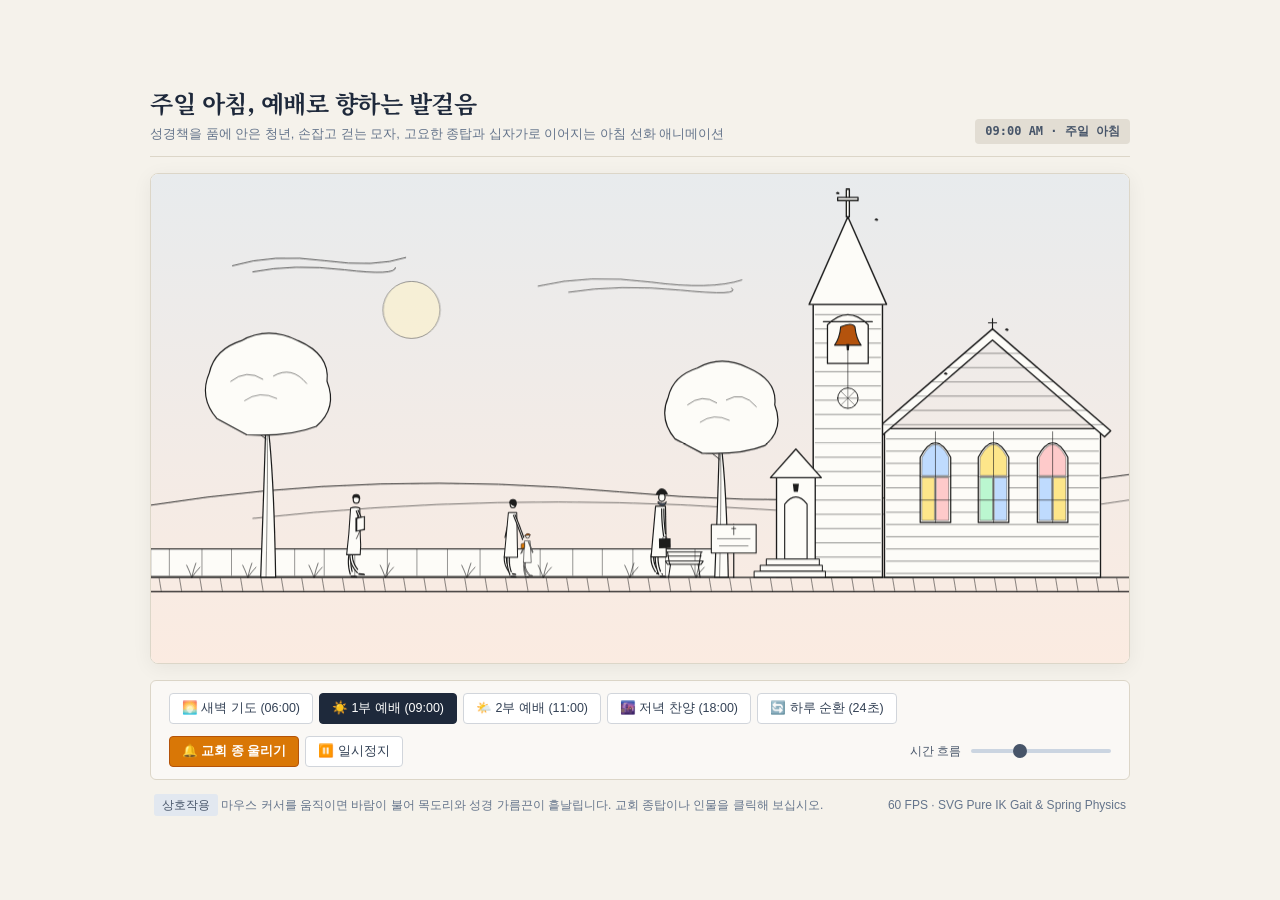
<file: church-walk/index.html>
<!DOCTYPE html>
<html lang="ko">
<head>
  <meta charset="UTF-8">
  <meta name="viewport" content="width=device-width, initial-scale=1.0">
  <title>주일 아침, 교회로 예배하러 가는 사람들 — Line-art Animation</title>
  <meta name="description" content="성경책을 품에 안은 청년, 손잡고 걷는 모자, 고요한 종탑과 십자가로 이어지는 아침 선화 애니메이션">
  <meta property="og:title" content="주일 아침, 예배로 향하는 발걸음">
  <meta property="og:description" content="성경책을 품에 안은 청년, 손잡고 걷는 모자, 고요한 종탑과 십자가로 이어지는 아침 선화 애니메이션">
  <meta property="og:image" content="https://kerygma.co.kr/church-walk/og-image.png">
  <meta property="og:type" content="website">
  <meta name="twitter:card" content="summary_large_image">
  <meta name="twitter:title" content="주일 아침, 예배로 향하는 발걸음">
  <meta name="twitter:description" content="성경책을 품에 안은 청년, 손잡고 걷는 모자, 고요한 종탑과 십자가로 이어지는 아침 선화 애니메이션">
  <meta name="twitter:image" content="https://kerygma.co.kr/church-walk/og-image.png">
  <link rel="preconnect" href="https://fonts.googleapis.com">
  <link rel="preconnect" href="https://fonts.gstatic.com" crossorigin>
  <link href="https://fonts.googleapis.com/css2?family=Noto+Serif+KR:wght@400;600;700&display=swap" rel="stylesheet">
  <style>
    :root {
      --bg: #f5f2eb;
      --card-border: #dcd6c8;
      --card-shadow: rgba(0, 0, 0, 0.06);
      --text: #2d3139;
      --text-muted: #64748b;
      --accent: #b45309;
      --paper: #fdfcf8;
    }

    * {
      box-sizing: border-box;
      margin: 0;
      padding: 0;
    }

    body {
      background-color: var(--bg);
      color: var(--text);
      font-family: -apple-system, BlinkMacSystemFont, "Pretendard", "Segoe UI", Roboto, sans-serif;
      min-height: 100vh;
      display: flex;
      flex-direction: column;
      align-items: center;
      justify-content: center;
      padding: 24px 16px;
      overflow-x: hidden;
    }

    .editorial-container {
      width: 100%;
      max-width: 980px;
      display: flex;
      flex-direction: column;
      gap: 16px;
    }

    header.header {
      display: flex;
      justify-content: space-between;
      align-items: flex-end;
      border-bottom: 1px solid var(--card-border);
      padding-bottom: 12px;
      word-break: keep-all;
    }

    .title-group h1 {
      font-family: 'Noto Serif KR', Georgia, serif;
      font-size: 24px;
      font-weight: 700;
      letter-spacing: -0.02em;
      color: #1e293b;
      margin-bottom: 4px;
    }

    .title-group p {
      font-size: 13px;
      color: var(--text-muted);
      line-height: 1.5;
    }

    .badge-time {
      font-family: ui-monospace, SFMono-Regular, Menlo, monospace;
      font-size: 12px;
      background: #e2ddd3;
      padding: 4px 10px;
      border-radius: 4px;
      color: #475569;
      font-weight: 600;
    }

    /* Animation Card */
    .card {
      background: var(--paper);
      border: 1px solid var(--card-border);
      border-radius: 8px;
      box-shadow: 0 4px 20px var(--card-shadow);
      overflow: hidden;
      position: relative;
      user-select: none;
      -webkit-user-select: none;
    }

    svg.church-walk {
      display: block;
      width: 100%;
      height: auto;
      cursor: crosshair;
      color: #1c1c1c;
      --paper: #fdfcf8;
      transition: color 0.4s ease;
    }

    svg.church-walk .pp {
      fill: var(--paper);
    }

    /* Controls Bar */
    .controls {
      background: #faf8f5;
      border: 1px solid var(--card-border);
      border-radius: 6px;
      padding: 12px 18px;
      display: flex;
      flex-wrap: wrap;
      align-items: center;
      justify-content: space-between;
      gap: 12px;
    }

    .btn-group {
      display: flex;
      gap: 6px;
      align-items: center;
    }

    button.btn {
      background: #ffffff;
      border: 1px solid #d1d5db;
      border-radius: 4px;
      padding: 6px 12px;
      font-size: 12.5px;
      font-weight: 500;
      color: #334155;
      cursor: pointer;
      display: inline-flex;
      align-items: center;
      gap: 5px;
      transition: background-color 0.15s ease, border-color 0.15s ease, color 0.15s ease;
    }

    button.btn:hover {
      background: #f1f5f9;
      border-color: #94a3b8;
      color: #0f172a;
    }

    button.btn.active {
      background: #1e293b;
      border-color: #1e293b;
      color: #ffffff;
    }

    button.btn-primary {
      background: #d97706;
      border-color: #b45309;
      color: #ffffff;
      font-weight: 600;
    }

    button.btn-primary:hover {
      background: #b45309;
    }

    .slider-group {
      display: flex;
      align-items: center;
      gap: 10px;
      font-size: 12px;
      color: #475569;
    }

    input[type="range"] {
      -webkit-appearance: none;
      appearance: none;
      width: 140px;
      height: 4px;
      background: #cbd5e1;
      border-radius: 2px;
      outline: none;
    }

    input[type="range"]::-webkit-slider-thumb {
      -webkit-appearance: none;
      width: 14px;
      height: 14px;
      border-radius: 50%;
      background: #475569;
      cursor: pointer;
      transition: background-color 0.15s ease;
    }

    input[type="range"]::-webkit-slider-thumb:hover {
      background: #0f172a;
    }

    .info-footer {
      font-size: 12px;
      color: #64748b;
      display: flex;
      justify-content: space-between;
      padding: 0 4px;
      line-height: 1.6;
    }

    .hint-chip {
      background: #e2e8f0;
      padding: 4px 8px;
      border-radius: 3px;
      font-size: 12px;
      color: #475569;
    }

    /* Capture mode for video recording */
    body.capture {
      padding: 32px 40px;
      margin: 0;
      min-height: 100vh;
      display: flex;
      justify-content: center;
      align-items: center;
      background-color: var(--bg);
    }
    body.capture .controls,
    body.capture .info-footer {
      display: none !important;
    }
    body.capture .editorial-container {
      max-width: 1540px;
      width: 86vw;
    }
    body.capture .header h1 {
      font-size: 28px;
    }
    body.capture .header p {
      font-size: 16px;
    }
    body.capture .time-badge {
      font-size: 15px;
      padding: 6px 14px;
    }
  </style>
</head>
<body>

<div class="editorial-container">
  <header class="header">
    <div class="title-group">
      <h1>주일 아침, 예배로 향하는 발걸음</h1>
      <p>성경책을 품에 안은 청년, 손잡고 걷는 모자, 고요한 종탑과 십자가로 이어지는 아침 선화 애니메이션</p>
    </div>
    <div class="badge-time" id="timeLabel">09:00 AM · 주일 아침</div>
  </header>

  <div class="card" id="card">
    <div id="stage"></div>
  </div>

  <div class="controls">
    <div class="btn-group">
      <button class="btn" id="btnDawn" data-tau="0.23">🌅 새벽 기도 (06:00)</button>
      <button class="btn active" id="btnMorning" data-tau="0.33">☀️ 1부 예배 (09:00)</button>
      <button class="btn" id="btnNoon" data-tau="0.48">🌤️ 2부 예배 (11:00)</button>
      <button class="btn" id="btnDusk" data-tau="0.76">🌆 저녁 찬양 (18:00)</button>
      <button class="btn" id="btnAutoCycle">🔄 하루 순환 (24초)</button>
    </div>

    <div class="btn-group">
      <button class="btn btn-primary" id="btnChime">🔔 교회 종 울리기</button>
      <button class="btn" id="btnPlayPause">⏸️ 일시정지</button>
    </div>

    <div class="slider-group">
      <span>시간 흐름</span>
      <input type="range" id="timeSlider" min="0" max="1" step="0.005" value="0.33">
    </div>
  </div>

  <div class="info-footer">
    <div>
      <span class="hint-chip">상호작용</span>
      마우스 커서를 움직이면 바람이 불어 목도리와 성경 가름끈이 흩날립니다. 교회 종탑이나 인물을 클릭해 보십시오.
    </div>
    <div>60 FPS · SVG Pure IK Gait & Spring Physics</div>
  </div>
</div>

<script type="module">
// ============================================================================
// 1. Core Mathematical Library: Ink, Gait, Motion, DayNight (Zero Dependencies)
// ============================================================================

const NS = 'http://www.w3.org/2000/svg';
const PAPER_DAY = '#fdfdfc';
const INK_DAY = '#1c1c1c';
const INK_LIGHT = '#efe6cf';
const PEN = 1.35;

const f = (n) => Number(n).toFixed(2);
const pt = (p) => `${f(p[0])} ${f(p[1])}`;

function el(tag, attrs = {}, parent = null) {
  const n = document.createElementNS(NS, tag);
  for (const k in attrs) n.setAttribute(k, String(attrs[k]));
  if (attrs.fill === PAPER_DAY) n.classList.add('pp');
  if (parent) parent.appendChild(n);
  return n;
}

const pen = (parent, w = PEN) =>
  el('path', { fill: 'none', stroke: 'currentColor', 'stroke-width': w, 'stroke-linecap': 'round', 'stroke-linejoin': 'round' }, parent);

const shape = (parent, w = PEN) =>
  el('path', { fill: PAPER_DAY, stroke: 'currentColor', 'stroke-width': w, 'stroke-linejoin': 'round', 'stroke-linecap': 'round' }, parent);

const blot = (parent) => el('path', { fill: 'currentColor' }, parent);

const paint = (parent, colour, w = PEN) =>
  el('path', { fill: colour, stroke: 'currentColor', 'stroke-width': w, 'stroke-linejoin': 'round', 'stroke-linecap': 'round' }, parent);

function limb(parent, width, w = PEN) {
  const g = el('g', {}, parent);
  const fill = el('path', { fill: PAPER_DAY }, g);
  fill.classList.add('pp');
  const a = pen(g, w), b = pen(g, w);
  const half = (width - w) / 2;
  return {
    g,
    draw(joints, endGap = [0.4, 0.9]) {
      const s = joints[0], e = joints[joints.length - 1];
      let c = [(s[0] + e[0]) / 2, (s[1] + e[1]) / 2];
      if (joints.length === 3) {
        const m = joints[1];
        c = [m[0] + 0.55 * (m[0] - c[0]), m[1] + 0.55 * (m[1] - c[1])];
      }
      const P = [];
      for (let i = 0; i <= 16; i++) {
        const t = i / 16, u = 1 - t;
        P.push([u * u * s[0] + 2 * u * t * c[0] + t * t * e[0], u * u * s[1] + 2 * u * t * c[1] + t * t * e[1]]);
      }
      const side = (sgn) => P.map((p, i) => {
        const q = P[Math.min(P.length - 1, i + 1)], o = P[Math.max(0, i - 1)];
        const dx = q[0] - o[0], dy = q[1] - o[1], l = Math.hypot(dx, dy) || 1;
        return [p[0] - (dy / l) * half * sgn, p[1] + (dx / l) * half * sgn];
      });
      const L = side(1), R = side(-1);
      fill.setAttribute('d', 'M' + L.map(pt).join('L') + 'L' + R.slice().reverse().map(pt).join('L') + 'Z');
      const cut = (arr, gap) => arr.slice(0, Math.max(2, arr.length - Math.round(gap * 2)));
      a.setAttribute('d', 'M' + cut(L, endGap[0]).map(pt).join('L'));
      b.setAttribute('d', 'M' + cut(R, endGap[1]).map(pt).join('L'));
    },
  };
}

function shoe(node, ankle, toe = 0) {
  const r = (toe * Math.PI) / 180, c = Math.cos(r), s = Math.sin(r);
  const S = (x, y) => [ankle[0] + x * c - y * s, ankle[1] + x * s + y * c];
  node.setAttribute('d', `M${pt(S(-1.6, -0.6))} L${pt(S(4.6, -0.2))} Q${pt(S(6.6, 0.4))} ${pt(S(5.6, 1.6))} L${pt(S(-1.4, 1.5))} Q${pt(S(-2.2, 0.5))} ${pt(S(-1.6, -0.6))}Z`);
}

const place = (g, x, y, dir = 1, s = 0.5) =>
  g.setAttribute('transform', `translate(${f(x)} ${f(y)}) scale(${f(dir * s)} ${f(s)}) translate(-40 -120)`);

function inkDefs(svg, id = 'ink') {
  svg.style.color = INK_DAY;
  const defs = el('defs', {}, svg);
  const fil = el('filter', { id, x: '-8%', y: '-8%', width: '116%', height: '116%' }, defs);
  el('feTurbulence', { type: 'fractalNoise', baseFrequency: '0.04', numOctaves: '2', result: 'turb' }, fil);
  el('feDisplacementMap', { in: 'SourceGraphic', in2: 'turb', scale: '0.8', xChannelSelector: 'R', yChannelSelector: 'G' }, fil);
  return { defs, filter: `url(#${id})` };
}

// ----------------------------------------------------------------------------
// Gait Inverse Kinematics Engine
// ----------------------------------------------------------------------------
function gait(opts = {}) {
  const kind = opts.kind || 'walk';
  const defaults = kind === 'run'
    ? { period: 0.68, duty: 0.38, stride: 34, lift: 7.2, heelOff: 28, heelKick: 14 }
    : kind === 'shuffle'
    ? { period: 0.82, duty: 0.68, stride: 16, lift: 2.4, heelOff: 14, heelKick: 0 }
    : { period: 1.05, duty: 0.62, stride: 24, lift: 3.4, heelOff: 18, heelKick: 0 };

  const cfg = {
    period: opts.period ?? defaults.period,
    duty: opts.duty ?? defaults.duty,
    stride: opts.stride ?? defaults.stride,
    lift: opts.lift ?? defaults.lift,
    heelOff: opts.heelOff ?? defaults.heelOff,
    heelKick: opts.heelKick ?? defaults.heelKick,
    thigh: opts.thigh ?? 20,
    shin: opts.shin ?? 20,
    ankleY: opts.ankleY ?? 118.4,
    ground: opts.ground ?? 120,
    toe: opts.toe ?? 5.2,
  };

  const speed = cfg.stride / (cfg.duty * cfg.period);

  function solveLeg(aX, aY, standY) {
    const hipX = 40, hipY = standY - (cfg.thigh + cfg.shin);
    const dx = aX - hipX, dy = aY - hipY;
    const d = Math.min(Math.hypot(dx, dy), cfg.thigh + cfg.shin - 0.05);
    const th = Math.atan2(dy, dx);
    const al = Math.acos(Math.max(-1, Math.min(1, (cfg.thigh * cfg.thigh + d * d - cfg.shin * cfg.shin) / (2 * cfg.thigh * d))));
    return [hipX + cfg.thigh * Math.cos(th + al), hipY + cfg.thigh * Math.sin(th + al)];
  }

  return {
    ...cfg,
    speed,
    pose(phase, go = 1) {
      phase = ((phase % 1) + 1) % 1;
      const swingDur = 1 - cfg.duty;
      const feet = [0, 1].map((idx) => {
        const ph = ((phase + idx * 0.5) % 1 + 1) % 1;
        let ax, ay, pitch = 0, stance = true;
        if (ph < cfg.duty) {
          const u = ph / cfg.duty;
          ax = 40 + (cfg.stride / 2) - u * cfg.stride;
          ay = cfg.ankleY;
          if (u > 0.85) {
            const peel = (u - 0.85) / 0.15;
            pitch = peel * cfg.heelOff;
            ax += Math.sin((pitch * Math.PI) / 180) * cfg.toe * 0.4;
            ay -= (1 - Math.cos((pitch * Math.PI) / 180)) * cfg.toe * 0.3;
          }
        } else {
          stance = false;
          const u = (ph - cfg.duty) / swingDur;
          const sCurve = u * u * (3 - 2 * u);
          ax = 40 - (cfg.stride / 2) + sCurve * cfg.stride;
          const h = Math.sin(u * Math.PI);
          ay = cfg.ankleY - h * cfg.lift;
          pitch = (1 - u) * cfg.heelOff * 0.5;
        }
        ax = 40 + (ax - 40) * go;
        ay = cfg.ground - (cfg.ground - ay) * go;
        const knee = solveLeg(ax, ay, cfg.ground);
        return { ankle: [ax, ay], knee, pitch, stance };
      });

      const hipY = cfg.ground - (cfg.thigh + cfg.shin) + (Math.sin(phase * 4 * Math.PI) * 1.2 * go);
      const bob = (hipY - (cfg.ground - (cfg.thigh + cfg.shin)));
      const front = feet[0].ankle[0] > feet[1].ankle[0] ? 0 : 1;
      return { hip: [40, hipY], feet, front, bob };
    }
  };
}

// ----------------------------------------------------------------------------
// Physics Springs & Math Helpers
// ----------------------------------------------------------------------------
const clamp = (v, min, max) => Math.max(min, Math.min(max, v));
const lerp = (a, b, t) => a + (b - a) * t;

function spring(k = 45, c = 7) {
  let val = 0, vel = 0;
  return {
    step(target, dt) {
      dt = Math.min(dt, 0.05);
      const force = -k * (val - target) - c * vel;
      vel += force * dt;
      val += vel * dt;
      return val;
    },
    get val() { return val; }
  };
}

function pendulum(w = 12, gamma = 1.8) {
  let angle = 0, vel = 0;
  return {
    step(drive, dt) {
      dt = Math.min(dt, 0.05);
      const force = -w * Math.sin(angle) - gamma * vel + drive;
      vel += force * dt;
      angle += vel * dt;
      return angle;
    }
  };
}

// ----------------------------------------------------------------------------
// Day/Night Palette Ramps
// ----------------------------------------------------------------------------
const toRGB = (h) => [1, 3, 5].map((i) => parseInt(h.slice(i, i + 2), 16));
const rgb = (c) => `rgb(${Math.round(c[0])},${Math.round(c[1])},${Math.round(c[2])})`;
const mixRGB = (a, b, t) => a.map((v, i) => v + (b[i] - v) * t);

const SKY_RAMP = [
  [0.0, '#0c1322', '#1a2240'],
  [0.22, '#2d3356', '#d9977a'], // Dawn
  [0.33, '#e8ebed', '#fbebe1'], // Sunday 9am (Morning peach gold)
  [0.50, '#f2f2ef', '#faf8f3'], // Midday
  [0.74, '#b4856b', '#f59e0b'], // Sunset
  [0.78, '#3b385c', '#834c56'], // Twilight
  [0.86, '#0f172a', '#1e293b']  // Night
];

function getPalette(tau) {
  tau = ((tau % 1) + 1) % 1;
  let idx = 0;
  for (let i = 0; i < SKY_RAMP.length; i++) {
    if (SKY_RAMP[i][0] <= tau) idx = i;
  }
  const nextIdx = (idx + 1) % SKY_RAMP.length;
  const p0 = SKY_RAMP[idx], p1 = SKY_RAMP[nextIdx];
  const span = (p1[0] > p0[0] ? p1[0] : p1[0] + 1) - p0[0];
  const t = (tau < p0[0] ? tau + 1 - p0[0] : tau - p0[0]) / span;

  const top = mixRGB(toRGB(p0[1]), toRGB(p1[1]), t);
  const bottom = mixRGB(toRGB(p0[2]), toRGB(p1[2]), t);

  const isNight = tau < 0.22 || tau > 0.77;
  const duskT = clamp((tau - 0.73) / 0.05, 0, 1) - clamp((tau - 0.82) / 0.05, 0, 1);
  const paper = isNight ? mixRGB(toRGB('#1a2138'), toRGB('#242b45'), 0.5) : toRGB('#fdfcf8');
  const ink = isNight ? toRGB(INK_LIGHT) : toRGB(INK_DAY);
  const windowLamp = isNight ? 1 : clamp((tau - 0.72) / 0.04, 0, 1);

  return { top, bottom, paper, ink, windowLamp, isNight };
}

// ============================================================================
// 2. Synthesized Church Bell Sound (Web Audio API)
// ============================================================================
let audioCtx = null;
function playChurchBell() {
  try {
    if (!audioCtx) audioCtx = new (window.AudioContext || window.webkitAudioContext)();
    if (audioCtx.state === 'suspended') audioCtx.resume();

    const t = audioCtx.currentTime;
    const baseFreq = 440; // A4 Church Bell
    const partials = [
      { ratio: 0.5, gain: 0.45, decay: 4.2 },  // Hum
      { ratio: 1.0, gain: 0.75, decay: 3.5 },  // Prime
      { ratio: 1.19, gain: 0.65, decay: 3.0 }, // Tierce (Minor 3rd)
      { ratio: 1.51, gain: 0.55, decay: 2.8 }, // Quint
      { ratio: 2.0, gain: 0.35, decay: 2.2 },  // Nominal
      { ratio: 2.74, gain: 0.25, decay: 1.6 }, // Supernominal
    ];

    partials.forEach((p) => {
      const osc = audioCtx.createOscillator();
      const gain = audioCtx.createGain();
      osc.type = 'sine';
      osc.frequency.setValueAtTime(baseFreq * p.ratio, t);

      gain.gain.setValueAtTime(0, t);
      gain.gain.linearRampToValueAtTime(p.gain * 0.25, t + 0.015);
      gain.gain.exponentialRampToValueAtTime(0.0001, t + p.decay);

      osc.connect(gain);
      gain.connect(audioCtx.destination);
      osc.start(t);
      osc.stop(t + p.decay + 0.1);
    });
  } catch (err) {
    console.warn('Audio Context failed:', err);
  }
}

// ============================================================================
// 3. Scene Construction: The Church, Landscape, Walkers
// ============================================================================

const W = 960, H = 480, GROUND = 396;
const svg = el('svg', { viewBox: `0 0 ${W} ${H}`, class: 'church-walk', role: 'img' });
const { defs, filter } = inkDefs(svg, 'ink');
document.querySelector('#stage').appendChild(svg);

// Sky & Gradients
const skyGrad = el('linearGradient', { id: 'skyGrad', x1: '0', y1: '0', x2: '0', y2: '1' }, defs);
const skyStopTop = el('stop', { offset: '0%' }, skyGrad);
const skyStopBottom = el('stop', { offset: '100%' }, skyGrad);
const skyRect = el('rect', { width: W, height: H, fill: 'url(#skyGrad)' }, svg);

// Scene Container with ink filter
const scene = el('g', { filter }, svg);
const back = el('g', {}, scene);
const mid = el('g', {}, scene);
const fore = el('g', {}, scene);
const glowLayer = el('g', { style: 'mix-blend-mode: screen; pointer-events: none;' }, svg);

// ----------------------------------------------------------------------------
// A. Landscape (Stone Path, Trees, Distant Hills, Clouds, Morning Sun)
// ----------------------------------------------------------------------------
// Morning Sun disk & subtle rays
const sunG = el('g', { opacity: '0.85' }, back);
const sunDisk = el('circle', { cx: '180', cy: '130', r: '28', fill: '#fef3c7', stroke: 'currentColor', 'stroke-width': '0.7', opacity: '0.9' }, sunG);

// Night celestial objects (Stars & Crescent Moon)
const starsG = el('g', { opacity: '0' }, back);
const starCoords = [[60, 60], [120, 85], [190, 50], [280, 95], [360, 55], [440, 80], [530, 45], [610, 70], [740, 65], [830, 85]];
const starNodes = starCoords.map(([sx, sy]) => el('circle', { cx: String(sx), cy: String(sy), r: '1.4', fill: '#fef9c3' }, starsG));

const moonG = el('g', { opacity: '0' }, back);
const moon = paint(moonG, '#fef3c7', 0.8);
moon.setAttribute('d', 'M215 75 Q232 92 215 112 Q240 102 238 82 Q230 73 215 75Z');
// Wispy morning clouds (2 organic clouds)
pen(back, 0.7).setAttribute('d', 'M80 90 Q120 78 170 85 T250 82 M100 96 Q140 88 190 94 T240 92');
pen(back, 0.6).setAttribute('d', 'M380 110 Q430 98 490 106 T580 104 M410 116 Q460 108 520 114 T570 112');

// Distant hills with gentle contours
pen(back, 0.9).setAttribute('d', 'M0 325 Q220 290 460 312 T960 295');
pen(back, 0.55).setAttribute('d', 'M100 338 Q340 312 580 328 T960 320');

// Low stone wall along the pathway (x: 0 to 560)
shape(back, 0.9).setAttribute('d', 'M0 368 L560 368 L560 395 L0 395Z');
pen(back, 0.6).setAttribute('d', 'M0 368 L560 368');
// Vertical mortar joints on stone wall
for (let wx = 18; wx < 550; wx += 28 + (wx % 7)) {
  pen(back, 0.45).setAttribute('d', `M${wx} 368 L${wx} 394`);
  if (wx % 56 === 0) {
    pen(back, 0.4).setAttribute('d', `M${wx - 14} 381 L${wx + 14} 381`);
  }
}

// Paved Road & Cobblestones
pen(mid, 1.3).setAttribute('d', `M0 ${GROUND} L${W} ${GROUND} M0 ${GROUND + 14} L${W} ${GROUND + 14}`);
// Cobblestone paving rhythm
for (let i = 0; i < 48; i++) {
  const x = i * 20 + 8;
  pen(mid, 0.5).setAttribute('d', `M${x} ${GROUND + 1} l2 12`);
}
// Grass tufts along roadside
[40, 95, 160, 230, 310, 385, 470, 535].forEach((gx) => {
  pen(mid, 0.6).setAttribute('d', `M${gx} ${GROUND} Q${gx - 3} ${GROUND - 8} ${gx - 5} ${GROUND - 12} M${gx} ${GROUND} Q${gx + 2} ${GROUND - 9} ${gx + 4} ${GROUND - 14} M${gx} ${GROUND} Q${gx + 5} ${GROUND - 7} ${gx + 8} ${GROUND - 10}`);
});

// Organic Ink Trees (풍성한 아침 느티나무와 단풍나무)
function drawTree(parent, tx, ty, scale = 1) {
  const tG = el('g', {}, parent);
  // Trunk with bark lines
  shape(tG, 1.2).setAttribute('d', `M${tx - 7 * scale} ${GROUND} Q${tx - 3 * scale} ${ty + 45} ${tx - 2 * scale} ${ty} Q${tx + 5 * scale} ${ty + 40} ${tx + 7 * scale} ${GROUND}Z`);
  pen(tG, 0.5).setAttribute('d', `M${tx - 2 * scale} ${GROUND} Q${tx} ${ty + 50} ${tx - 1 * scale} ${ty + 20}`);
  // Main boughs
  pen(tG, 0.85).setAttribute('d', `M${tx - 2 * scale} ${ty + 25} Q${tx - 26 * scale} ${ty + 8} ${tx - 40 * scale} ${ty - 10}`);
  pen(tG, 0.85).setAttribute('d', `M${tx + 3 * scale} ${ty + 18} Q${tx + 30 * scale} ${ty + 2} ${tx + 45 * scale} ${ty - 18}`);
  pen(tG, 0.7).setAttribute('d', `M${tx - 18 * scale} ${ty + 8} Q${tx - 24 * scale} ${ty - 8} ${tx - 32 * scale} ${ty - 24}`);
  pen(tG, 0.7).setAttribute('d', `M${tx + 22 * scale} ${ty + 4} Q${tx + 32 * scale} ${ty - 10} ${tx + 38 * scale} ${ty - 30}`);

  // Scalloped cloud canopy (자연스러운 펜선 구름 형태)
  const canopy = shape(tG, 1.15);
  canopy.setAttribute('d', `M${tx - 48 * scale} ${ty + 5} ` +
    `Q${tx - 65 * scale} ${ty - 15 * scale} ${tx - 55 * scale} ${ty - 38 * scale} ` +
    `Q${tx - 50 * scale} ${ty - 60 * scale} ${tx - 25 * scale} ${ty - 68 * scale} ` +
    `Q${tx} ${ty - 82 * scale} ${tx + 28 * scale} ${ty - 68 * scale} ` +
    `Q${tx + 58 * scale} ${ty - 55 * scale} ${tx + 55 * scale} ${ty - 30 * scale} ` +
    `Q${tx + 65 * scale} ${ty - 5 * scale} ${tx + 45 * scale} ${ty + 12 * scale} ` +
    `Q${tx + 20 * scale} ${ty + 22 * scale} ${tx - 20 * scale} ${ty + 20 * scale}Z`);

  // Internal leaf scallops (먹선 잎사귀 결)
  pen(tG, 0.5).setAttribute('d', `M${tx - 35 * scale} ${ty - 30 * scale} Q${tx - 20 * scale} ${ty - 42 * scale} ${tx - 5 * scale} ${ty - 32 * scale}`);
  pen(tG, 0.5).setAttribute('d', `M${tx + 5 * scale} ${ty - 35 * scale} Q${tx + 22 * scale} ${ty - 45 * scale} ${tx + 36 * scale} ${ty - 28 * scale}`);
  pen(tG, 0.45).setAttribute('d', `M${tx - 22 * scale} ${ty - 12 * scale} Q${tx - 8 * scale} ${ty - 22 * scale} ${tx + 8 * scale} ${ty - 14 * scale}`);

  return { g: tG, tx, ty };
}
const treeLeft = drawTree(back, 115, 235, 1.05);
const treeNearChurch = drawTree(back, 560, 255, 0.95);

// Park Bench near church steps (나무 벤치)
const benchG = el('g', {}, fore);
shape(benchG, 1.0).setAttribute('d', 'M505 380 L542 380 L540 383 L507 383Z'); // Seat
pen(benchG, 0.9).setAttribute('d', 'M506 371 L541 371 M507 375 L540 375');   // Backrest
pen(benchG, 1.0).setAttribute('d', 'M510 383 L508 396 M537 383 L539 396 M507 371 L509 383 M540 371 L538 383'); // Legs

// ----------------------------------------------------------------------------
// B. The Church Building (종탑, 십자가, 고딕 스테인드글라스 창문, 현관)
// ----------------------------------------------------------------------------
const churchG = el('g', { style: 'cursor: pointer' }, back);
churchG.setAttribute('id', 'churchGroup');

// 1. Main Sanctuary Body (x: 720 to 928)
// Foundation stone
shape(churchG, 1.3).setAttribute('d', `M720 ${GROUND} L932 ${GROUND} L932 250 L720 250Z`);
// Horizontal siding texture
for (let y = 260; y < GROUND; y += 12) {
  pen(churchG, 0.45).setAttribute('d', `M722 ${y} L930 ${y}`);
}
// Gable Roof (박공 지붕)
shape(churchG, 1.4).setAttribute('d', 'M710 252 L826 152 L942 252 L936 258 L826 163 L716 258Z');
// Ridge cross finial
pen(churchG, 1.1).setAttribute('d', 'M826 142 L826 153 M822 146 L830 146');
// Roof shingle lines
for (let i = 1; i <= 6; i++) {
  const y = 162 + i * 14;
  const span = (y - 152) / 100;
  pen(churchG, 0.4).setAttribute('d', `M${826 - span * 116} ${y} L${826 + span * 116} ${y}`);
}

// 2. Bell Tower & Steeple (x: 648 to 718)
// Tower Body
shape(churchG, 1.4).setAttribute('d', `M650 ${GROUND} L718 ${GROUND} L718 128 L650 128Z`);
for (let y = 138; y < GROUND; y += 14) {
  pen(churchG, 0.45).setAttribute('d', `M652 ${y} L716 ${y}`);
}
// Belfry Arched Opening (종탑 아치 챔버)
const belfryArch = shape(churchG, 1.25);
belfryArch.setAttribute('d', 'M664 186 L664 148 Q684 128 704 148 L704 186Z');
// Bell yoke (종 매단 보)
pen(churchG, 1.2).setAttribute('d', 'M660 145 L708 145');

// Bronze Bell (물리적 진자 운동하는 종)
const bellPivot = el('g', { transform: 'translate(684, 146)' }, churchG);
const bellShape = paint(bellPivot, '#b45309', 1.1);
bellShape.setAttribute('d', 'M-7 4 Q-8 15 -13 22 L13 22 Q8 15 7 4 Q4 -1 -7 4Z');
const clapper = blot(bellPivot);
clapper.setAttribute('d', 'M-1.5 21 L1.5 21 L1 27 L-1 27Z');
// Hanging Bell Rope (종 줄)
const bellRope = pen(churchG, 0.6);
bellRope.setAttribute('d', 'M684 168 L684 210');

// Steeple Spire (뾰족탑)
shape(churchG, 1.4).setAttribute('d', 'M646 128 L684 42 L722 128Z');
// High Cross atop Steeple (정갈한 높은 십자가)
shape(churchG, 1.3).setAttribute('d', 'M682.5 15 L685.5 15 L685.5 42 L682.5 42Z');
shape(churchG, 1.3).setAttribute('d', 'M674 23 L694 23 L694 26 L674 26Z');

// Rose Window on Tower (종탑의 둥근 장미창)
const roseWin = shape(churchG, 0.9);
roseWin.setAttribute('d', 'M674 220 A10 10 0 1 0 694 220 A10 10 0 1 0 674 220Z');
pen(churchG, 0.45).setAttribute('d', 'M684 210 L684 230 M674 220 L694 220 M677 213 L691 227 M677 227 L691 213');

// 3. Stained Glass Arched Windows with Muted Colors (3개의 고딕 아치 창문)
const windowPanes = [];
const stainedColors = [
  ['#bfdbfe', '#fde68a', '#fecaca'], // window 1
  ['#fde68a', '#bbf7d0', '#bfdbfe'], // window 2
  ['#fecaca', '#bfdbfe', '#fde68a']  // window 3
];

[755, 812, 870].forEach((wx, wIdx) => {
  const win = shape(churchG, 1.15);
  win.setAttribute('d', `M${wx} 342 L${wx} 278 Q${wx + 15} 250 ${wx + 30} 278 L${wx + 30} 342Z`);

  // Stained Glass Panels (부드러운 스테인드글라스 컬러 블록)
  const cols = stainedColors[wIdx];
  paint(churchG, cols[0], 0.4).setAttribute('d', `M${wx + 2} 278 Q${wx + 15} 253 ${wx + 28} 278 L${wx + 28} 296 L${wx + 2} 296Z`);
  paint(churchG, cols[1], 0.4).setAttribute('d', `M${wx + 2} 298 L${wx + 14} 298 L${wx + 14} 340 L${wx + 2} 340Z`);
  paint(churchG, cols[2], 0.4).setAttribute('d', `M${wx + 16} 298 L${wx + 28} 298 L${wx + 28} 340 L${wx + 16} 340Z`);

  // Mullion grid (창살)
  pen(churchG, 0.6).setAttribute('d', `M${wx + 15} 253 L${wx + 15} 342 M${wx} 297 L${wx + 30} 297 M${wx} 320 L${wx + 30} 320`);

  // Glow backing for night
  const wGlow = el('ellipse', { cx: wx + 15, cy: 300, rx: 26, ry: 45, fill: '#ffedd5', opacity: '0' }, glowLayer);
  windowPanes.push(wGlow);
});

// 4. Church Porch & Stone Steps (교회 현관)
shape(churchG, 1.3).setAttribute('d', `M614 ${GROUND} L652 ${GROUND} L652 298 L614 298Z`);
shape(churchG, 1.3).setAttribute('d', 'M608 298 L633 270 L658 298Z');
// Open Doorway
shape(churchG, 1.1).setAttribute('d', 'M622 378 L622 324 Q633 310 644 324 L644 378Z');
// Warm interior doorway light backing
const doorGlow = el('circle', { cx: 633, cy: 335, r: 38, fill: '#fef08a', opacity: '0' }, glowLayer);

// Door Lantern
const lantern = blot(churchG);
lantern.setAttribute('d', 'M630 304 L636 304 L635 312 L631 312Z');

// Stone Steps (3단 계단)
for (let s = 0; s < 3; s++) {
  shape(churchG, 1.0).setAttribute('d', `M${604 - s * 6} ${378 + s * 6} L${656 + s * 3} ${378 + s * 6} L${656 + s * 3} ${384 + s * 6} L${604 - s * 6} ${384 + s * 6}Z`);
}

// 5. Welcome Signpost (안내 팻말: "주일 예배 11:00")
const signG = el('g', {}, fore);
pen(signG, 1.2).setAttribute('d', `M572 ${GROUND} L572 344`);
shape(signG, 1.05).setAttribute('d', 'M550 344 L594 344 L594 372 L550 372Z');
pen(signG, 0.7).setAttribute('d', 'M570 348 L574 348 M572 346 L572 354'); // Cross icon
pen(signG, 0.5).setAttribute('d', 'M556 358 L588 358 M558 365 L586 365'); // Text simulation

// ----------------------------------------------------------------------------
// C. Sparrows (참새 4마리)
// ----------------------------------------------------------------------------
const sparrows = [
  { x: 674, y: 18, base: [674, 18], state: 'roost', flap: 0, vx: 0, vy: 0 },
  { x: 712, y: 44, base: [712, 44], state: 'roost', flap: 0, vx: 0, vy: 0 },
  { x: 780, y: 195, base: [780, 195], state: 'roost', flap: 0, vx: 0, vy: 0 },
  { x: 840, y: 152, base: [840, 152], state: 'roost', flap: 0, vx: 0, vy: 0 },
];

const sparrowNodes = sparrows.map(() => {
  const g = el('g', {}, fore);
  const body = blot(g);
  return { g, body };
});

function scareSparrows() {
  sparrows.forEach((sp) => {
    sp.state = 'fly';
    sp.vx = (Math.random() - 0.5) * 160 - 50;
    sp.vy = -Math.random() * 140 - 60;
  });
}

// ============================================================================
// 4. The Walkers (성경책을 안은 청년, 어머니와 아이, 장로님)
// ============================================================================

// ----------------------------------------------------------------------------
// Walker 1: 성경책을 품에 안고 걷는 청년 성도 (Graceful Believer with Bible)
// ----------------------------------------------------------------------------
function createBibleBearer(parent) {
  const fig = el('g', { style: 'cursor: pointer' }, parent);
  const farArm = limb(fig, 3.5);
  const legs = [limb(fig, 4.2), limb(fig, 4.2)];
  const shoes = [blot(fig), blot(fig)];
  const coat = shape(fig, 1.2);
  const coatHem = pen(fig, 0.8);
  const head = el('ellipse', { rx: 3.5, ry: 4.5, fill: PAPER_DAY, stroke: 'currentColor', 'stroke-width': PEN }, fig);
  head.classList.add('pp');
  const hair = blot(fig);
  const nearArm = limb(fig, 3.6);
  // Bible in arms
  const bibleG = el('g', {}, fig);
  const bibleBody = blot(bibleG);
  const biblePages = shape(bibleG, 0.6);
  const bibleRibbon = paint(bibleG, '#dc2626', 0.8); // Red bookmark ribbon

  const walk = gait({ kind: 'walk', period: 1.05, stride: 23 });
  const ribbonSpring = spring(45, 5);
  let phase = 0, x = 60, bowT = -1;

  fig.addEventListener('pointerdown', () => { if (bowT < 0) bowT = 0; });

  return {
    fig,
    step(dt, goSpeed, windVal) {
      // Bowing greeting
      let bow = 0;
      if (bowT >= 0) {
        bowT += dt;
        bow = bowT < 0.4 ? (bowT / 0.4) : bowT < 1.1 ? 1 : 1 - ((bowT - 1.1) / 0.4);
        if (bowT > 1.5) bowT = -1;
      }
      const go = 1 - bow * 0.95;
      phase += (dt / walk.period) * go;
      x += walk.speed * 0.86 * dt * go;
      if (x > 595) x = 30; // loop back before reaching church porch

      const p = walk.pose(phase, go);
      const b = p.bob;
      place(fig, x, GROUND, 1, 0.86);

      // Legs
      p.feet.forEach((fo, i) => {
        legs[i].draw([p.hip, fo.knee, fo.ankle], [0.3, 0.8]);
        shoe(shoes[i], fo.ankle, fo.pitch);
      });
      fig.insertBefore(legs[p.front].g, coat);
      fig.insertBefore(shoes[p.front], coat);

      // Coat with stride opening
      const kF = p.feet[p.front].knee, aF = p.feet[p.front].ankle;
      const sh = [41, 42 + b], hemY = 94;
      const fx = Math.max(kF[0] + 2.5, 46.5);
      coat.setAttribute('d', `M${f(sh[0] - 5.5)} ${f(sh[1])} Q${f(sh[0])} ${f(sh[1] - 2)} ${f(sh[0] + 5)} ${f(sh[1])} L${f(fx)} ${f(72 + b)} Q${f(fx + 1)} ${f(84 + b * 0.5)} ${f(Math.max(fx, aF[0] - 2))} ${hemY} L${f(31)} ${hemY} L${f(33.5)} ${f(71 + b)}Z`);
      coatHem.setAttribute('d', `M${f(sh[0] + 2)} ${f(sh[1] + 3)} L${f(sh[0] + 3.2)} ${f(68 + b)}`);

      // Head & Hair
      const hc = [42, 32 + b + bow * 4];
      head.setAttribute('cx', f(hc[0]));
      head.setAttribute('cy', f(hc[1]));
      hair.setAttribute('d', `M${f(hc[0] - 4.5)} ${f(hc[1] - 1)} Q${f(hc[0] - 5)} ${f(hc[1] - 6)} ${f(hc[0])} ${f(hc[1] - 6)} Q${f(hc[0] + 5)} ${f(hc[1] - 6)} ${f(hc[0] + 4.5)} ${f(hc[1])} Q${f(hc[0] + 1)} ${f(hc[1] - 3.5)} ${f(hc[0] - 4.5)} ${f(hc[1] - 1)}Z`);

      // Arms: Far arm swings, near arm holds Bible against the chest
      const legSwing = (p.feet[0].ankle[0] - 40) / (walk.stride / 2);
      const farA = -legSwing * 18 * go * Math.PI / 180;
      const shF = [sh[0] - 1, sh[1] + 2];
      const elbF = [shF[0] + 15 * Math.sin(farA), shF[1] + 15 * Math.cos(farA)];
      farArm.draw([shF, elbF, [elbF[0] + 14 * Math.sin(farA + 0.2), elbF[1] + 14 * Math.cos(farA + 0.2)]], [0.2, 0.5]);

      // Near arm folded across chest holding the Bible
      const shN = [sh[0] + 2, sh[1] + 3];
      const elbN = [shN[0] + 6, shN[1] + 15];
      const handN = [shN[0] - 1, shN[1] + 12];
      nearArm.draw([shN, elbN, handN], [0.2, 0.4]);

      // Bible geometry
      const bx = shN[0] - 2, by = shN[1] + 8;
      bibleBody.setAttribute('d', `M${f(bx)} ${f(by)} L${f(bx + 11)} ${f(by - 2)} L${f(bx + 11)} ${f(by + 14)} L${f(bx)} ${f(by + 16)}Z`);
      biblePages.setAttribute('d', `M${f(bx + 2)} ${f(by + 1)} L${f(bx + 10)} ${f(by - 1)} L${f(bx + 10)} ${f(by + 13)} L${f(bx + 2)} ${f(by + 15)}Z`);
      // Ribbon bookmark flapping in breeze
      const ribW = ribbonSpring.step(-windVal * 6 - walk.speed * 0.08 * go, dt);
      bibleRibbon.setAttribute('d', `M${f(bx + 5)} ${f(by + 15)} Q${f(bx + 5 + ribW * 0.5)} ${f(by + 19)} ${f(bx + 4 + ribW)} ${f(by + 24)}`);
    }
  };
}

// ----------------------------------------------------------------------------
// Walker 2 & 3: 손을 잡고 걷는 어머니와 아이 (Mother & Child)
// ----------------------------------------------------------------------------
function createMotherAndChild(parent) {
  const g = el('g', {}, parent);

  // Mother
  const mFig = el('g', {}, g);
  const mFarArm = limb(mFig, 3.4);
  const mLegs = [limb(mFig, 4.0), limb(mFig, 4.0)];
  const mShoes = [blot(mFig), blot(mFig)];
  const mSkirt = shape(mFig, 1.2);
  const mHead = el('ellipse', { rx: 3.4, ry: 4.4, fill: PAPER_DAY, stroke: 'currentColor', 'stroke-width': PEN }, mFig);
  mHead.classList.add('pp');
  const mHair = blot(mFig);
  const mNearArm = limb(mFig, 3.4);

  // Child
  const cFig = el('g', {}, g);
  const cFarArm = limb(cFig, 2.6);
  const cLegs = [limb(cFig, 3.2), limb(cFig, 3.2)];
  const cShoes = [blot(cFig), blot(cFig)];
  const cCoat = shape(cFig, 1.1);
  const cHead = el('circle', { r: 3.8, fill: PAPER_DAY, stroke: 'currentColor', 'stroke-width': PEN }, cFig);
  cHead.classList.add('pp');
  const cBeret = paint(cFig, '#b45309', 1.0);
  const cNearArm = limb(cFig, 2.6);
  const cBag = paint(cFig, '#d97706', 0.9);

  const mWalk = gait({ kind: 'walk', period: 1.12, stride: 21 });
  const cWalk = gait({ kind: 'shuffle', period: 0.62, stride: 15, lift: 4.2 });

  let mPhase = 0.2, cPhase = 0, x = 240;

  return {
    step(dt, windVal) {
      mPhase += dt / mWalk.period;
      cPhase += dt / cWalk.period;
      x += mWalk.speed * 0.82 * dt;
      if (x > 575) x = 20;

      // Mother Pose
      const mp = mWalk.pose(mPhase);
      place(mFig, x, GROUND, 1, 0.82);
      mp.feet.forEach((fo, i) => {
        mLegs[i].draw([mp.hip, fo.knee, fo.ankle], [0.3, 0.8]);
        shoe(mShoes[i], fo.ankle, fo.pitch);
      });
      mFig.insertBefore(mLegs[mp.front].g, mSkirt);
      mFig.insertBefore(mShoes[mp.front], mSkirt);

      // Long Coat
      const mSh = [41, 43 + mp.bob], mHemY = 96;
      const mkF = mp.feet[mp.front].knee;
      mSkirt.setAttribute('d', `M${f(mSh[0] - 5)} ${f(mSh[1])} L${f(mSh[0] + 5)} ${f(mSh[1])} L${f(Math.max(mkF[0] + 3, 47))} ${mHemY} L${f(31)} ${mHemY}Z`);
      mHead.setAttribute('cx', f(41.5));
      mHead.setAttribute('cy', f(33 + mp.bob));
      mHair.setAttribute('d', `M37 ${f(32 + mp.bob)} Q37 ${f(27 + mp.bob)} 41.5 ${f(27 + mp.bob)} Q46 ${f(27 + mp.bob)} 46 ${f(32 + mp.bob)} Q46 ${f(37 + mp.bob)} 41.5 ${f(35 + mp.bob)}Z`);

      // Mother Arms (Far arm swinging, Near arm holding child's hand)
      mFarArm.draw([[mSh[0] - 1, mSh[1] + 2], [mSh[0] - 5, mSh[1] + 16], [mSh[0] - 8, mSh[1] + 30]], [0.2, 0.4]);
      // Holding child's hand forward-down
      mNearArm.draw([[mSh[0] + 2, mSh[1] + 3], [mSh[0] + 8, mSh[1] + 18], [mSh[0] + 13, mSh[1] + 32]], [0.2, 0.4]);

      // Child Pose (Walking right beside mother, x offset +14)
      const cp = cWalk.pose(cPhase);
      place(cFig, x + 15, GROUND, 1, 0.52);
      cp.feet.forEach((fo, i) => {
        cLegs[i].draw([cp.hip, fo.knee, fo.ankle], [0.2, 0.6]);
        shoe(cShoes[i], fo.ankle, fo.pitch);
      });
      cFig.insertBefore(cLegs[cp.front].g, cCoat);
      cFig.insertBefore(cShoes[cp.front], cCoat);

      const cSh = [41, 52 + cp.bob];
      cCoat.setAttribute('d', `M${f(cSh[0] - 5)} ${f(cSh[1])} L${f(cSh[0] + 5)} ${f(cSh[1])} L${f(cSh[0] + 7)} 92 L${f(cSh[0] - 7)} 92Z`);
      cHead.setAttribute('cx', f(41));
      cHead.setAttribute('cy', f(43 + cp.bob));
      cBeret.setAttribute('d', `M36 ${f(42 + cp.bob)} Q41 ${f(35 + cp.bob)} 47 ${f(41 + cp.bob)} L36 ${f(42 + cp.bob)}Z`);

      // Child holding mother's hand back & small workbook bag
      cFarArm.draw([[cSh[0] - 2, cSh[1] + 2], [cSh[0] - 8, cSh[1] + 14], [cSh[0] - 12, cSh[1] + 24]], [0.2, 0.4]);
      cNearArm.draw([[cSh[0] + 2, cSh[1] + 2], [cSh[0] + 6, cSh[1] + 12], [cSh[0] + 10, cSh[1] + 22]], [0.2, 0.4]);
      cBag.setAttribute('d', `M${f(cSh[0] - 6)} ${f(cSh[1] + 4)} L${f(cSh[0] - 12)} ${f(cSh[1] + 6)} L${f(cSh[0] - 12)} ${f(cSh[1] + 15)} L${f(cSh[0] - 6)} ${f(cSh[1] + 13)}Z`);
    }
  };
}

// ----------------------------------------------------------------------------
// Walker 4: 단정한 중절모와 성경 손가방을 든 노신사 (The Elder)
// ----------------------------------------------------------------------------
function createElder(parent) {
  const fig = el('g', {}, parent);
  const farArm = limb(fig, 3.8);
  const legs = [limb(fig, 4.4), limb(fig, 4.4)];
  const shoes = [blot(fig), blot(fig)];
  const coat = shape(fig, 1.3);
  const head = el('ellipse', { rx: 3.6, ry: 4.6, fill: PAPER_DAY, stroke: 'currentColor', 'stroke-width': PEN }, fig);
  head.classList.add('pp');
  const hat = blot(fig);
  const scarf = paint(fig, '#475569', 0.9);
  const nearArm = limb(fig, 3.8);
  const caseG = el('g', {}, fig);
  const bibleCase = blot(caseG);
  const caseHandle = pen(caseG, 0.8);

  const walk = gait({ kind: 'walk', period: 1.25, stride: 21 });
  const caseSwing = pendulum(11, 1.6);
  let phase = 0.6, x = 390;

  return {
    step(dt, windVal) {
      phase += dt / walk.period;
      x += walk.speed * 0.88 * dt;
      if (x > 585) x = 40;

      const p = walk.pose(phase);
      place(fig, x, GROUND, 1, 0.88);

      p.feet.forEach((fo, i) => {
        legs[i].draw([p.hip, fo.knee, fo.ankle], [0.3, 0.8]);
        shoe(shoes[i], fo.ankle, fo.pitch);
      });
      fig.insertBefore(legs[p.front].g, coat);
      fig.insertBefore(shoes[p.front], coat);

      const kF = p.feet[p.front].knee;
      const sh = [41, 41 + p.bob], hemY = 97;
      coat.setAttribute('d', `M${f(sh[0] - 6)} ${f(sh[1])} L${f(sh[0] + 5)} ${f(sh[1])} L${f(Math.max(kF[0] + 3, 47))} ${hemY} L${f(30)} ${hemY}Z`);

      // Fedora Hat
      const hc = [42, 31 + p.bob];
      head.setAttribute('cx', f(hc[0]));
      head.setAttribute('cy', f(hc[1]));
      hat.setAttribute('d', `M${f(hc[0] - 7)} ${f(hc[1] - 3)} L${f(hc[0] + 7)} ${f(hc[1] - 3)} Q${f(hc[0] + 4)} ${f(hc[1] - 10)} ${f(hc[0])} ${f(hc[1] - 10)} Q${f(hc[0] - 4)} ${f(hc[1] - 10)} ${f(hc[0] - 7)} ${f(hc[1] - 3)}Z`);
      scarf.setAttribute('d', `M${f(hc[0] - 4)} ${f(hc[1] + 5)} Q${f(hc[0] + 1)} ${f(hc[1] + 9)} ${f(hc[0] + 5)} ${f(hc[1] + 5)} L${f(hc[0] + 4)} ${f(hc[1] + 8)} Q${f(hc[0])} ${f(hc[1] + 11)} ${f(hc[0] - 4)} ${f(hc[1] + 7)}Z`);

      // Arm & Bible Case Swing
      const legSwing = (p.feet[0].ankle[0] - 40) / (walk.stride / 2);
      const nearA = legSwing * 13 * Math.PI / 180;
      const shN = [sh[0] + 2, sh[1] + 3];
      const elbN = [shN[0] + 15 * Math.sin(nearA), shN[1] + 15 * Math.cos(nearA)];
      const handN = [elbN[0] + 15 * Math.sin(nearA + 0.1), elbN[1] + 15 * Math.cos(nearA + 0.1)];
      nearArm.draw([shN, elbN, handN], [0.2, 0.4]);

      // Bag pendulum swing
      const ca = caseSwing.step(-nearA * 2.2 - windVal * 0.4, dt);
      caseG.setAttribute('transform', `rotate(${f(ca * 57.3)} ${pt(handN)})`);
      caseHandle.setAttribute('d', `M${f(handN[0] - 2.5)} ${f(handN[1] + 2)} Q${pt(handN)} ${f(handN[0] + 2.5)} ${f(handN[1] + 2)}`);
      bibleCase.setAttribute('d', `M${f(handN[0] - 6.5)} ${f(handN[1] + 3)} L${f(handN[0] + 6.5)} ${f(handN[1] + 3)} L${f(handN[0] + 6.5)} ${f(handN[1] + 14)} L${f(handN[0] - 6.5)} ${f(handN[1] + 14)}Z`);
    }
  };
}

const bibleBearer = createBibleBearer(fore);
const motherAndChild = createMotherAndChild(fore);
const elder = createElder(fore);

// ============================================================================
// 5. Interaction & Main Animation Loop
// ============================================================================

const q = new URLSearchParams(location.search);
let tau = q.has('start') ? parseFloat(q.get('start')) : (q.has('tau') ? parseFloat(q.get('tau')) : 0.33);
let dayDuration = q.has('day') ? parseFloat(q.get('day')) : 24;
let isAutoCycle = q.has('day') || q.has('cycle');
let isRunning = true;
let wind = 0.2, windTarget = 0.2, lastPointerX = null, lastPointerT = 0;
let bellSwing = pendulum(18, 1.2);
let bellImpulse = 0;

// Pointer wind interaction
svg.addEventListener('pointermove', (e) => {
  const now = performance.now();
  if (lastPointerX !== null) {
    const dx = e.clientX - lastPointerX;
    const dt = Math.max(8, now - lastPointerT);
    windTarget = clamp(windTarget + (dx / dt) * 0.6, -2.5, 2.5);
  }
  lastPointerX = e.clientX;
  lastPointerT = now;
});

// Click church steeple to toll the bell
churchG.addEventListener('pointerdown', (e) => {
  e.stopPropagation();
  triggerBell();
});

window.__triggerBell = triggerBell;
if (location.search.includes('capture')) {
  document.body.classList.add('capture');
}

document.querySelector('#btnChime').addEventListener('click', triggerBell);

function triggerBell() {
  bellImpulse = 14;
  playChurchBell();
  scareSparrows();
}

// Time Display Helper
const timeLabel = document.querySelector('#timeLabel');
const timeSlider = document.querySelector('#timeSlider');

function updateTimeDisplay(t) {
  const h = Math.floor(t * 24);
  const m = Math.floor((t * 24 - h) * 60);
  const ampm = h >= 12 ? 'PM' : 'AM';
  const displayH = h % 12 || 12;
  const timeStr = `${String(displayH).padStart(2, '0')}:${String(m).padStart(2, '0')} ${ampm}`;
  let sub = '묵상과 평안';
  if (t >= 0.20 && t < 0.28) sub = '새벽 기도';
  else if (t >= 0.28 && t < 0.40) sub = '주일 1부 예배';
  else if (t >= 0.40 && t < 0.55) sub = '주일 2부 예배';
  else if (t >= 0.55 && t < 0.72) sub = '오후 성도의 교제';
  else if (t >= 0.72 && t < 0.82) sub = '저녁 찬양과 기도';
  else sub = '고요한 밤 별빛';
  timeLabel.textContent = `${timeStr} · ${sub}`;
}

// Time Buttons
const timeButtons = [
  { btn: document.querySelector('#btnDawn'), tau: 0.23 },
  { btn: document.querySelector('#btnMorning'), tau: 0.33 },
  { btn: document.querySelector('#btnNoon'), tau: 0.48 },
  { btn: document.querySelector('#btnDusk'), tau: 0.76 },
];

timeButtons.forEach(({ btn, tau: tVal }) => {
  btn.addEventListener('click', () => {
    isAutoCycle = false;
    btnAutoCycle.classList.remove('active');
    timeButtons.forEach(b => b.btn.classList.remove('active'));
    btn.classList.add('active');
    tau = tVal;
    timeSlider.value = tau;
    updateTimeDisplay(tau);
  });
});

const btnAutoCycle = document.querySelector('#btnAutoCycle');
if (isAutoCycle) btnAutoCycle.classList.add('active');
btnAutoCycle.addEventListener('click', () => {
  isAutoCycle = !isAutoCycle;
  btnAutoCycle.classList.toggle('active', isAutoCycle);
  timeButtons.forEach(b => b.btn.classList.remove('active'));
});

timeSlider.addEventListener('input', (e) => {
  isAutoCycle = false;
  btnAutoCycle.classList.remove('active');
  tau = parseFloat(e.target.value);
  timeButtons.forEach(b => b.btn.classList.remove('active'));
  updateTimeDisplay(tau);
});

// Play/Pause
const btnPlayPause = document.querySelector('#btnPlayPause');
btnPlayPause.addEventListener('click', () => {
  isRunning = !isRunning;
  btnPlayPause.textContent = isRunning ? '⏸️ 일시정지' : '▶️ 재생';
});

// Sparrows update
function updateSparrows(dt) {
  sparrows.forEach((sp, i) => {
    const node = sparrowNodes[i];
    if (sp.state === 'fly') {
      sp.flap += dt * 32;
      sp.x += sp.vx * dt;
      sp.y += sp.vy * dt;
      sp.vy += 70 * dt;
      const dx = sp.base[0] - sp.x, dy = sp.base[1] - sp.y;
      sp.vx += dx * 0.9 * dt;
      sp.vy += dy * 0.9 * dt;

      if (Math.hypot(dx, dy) < 8 && Math.abs(sp.vy) < 20) {
        sp.state = 'roost';
        sp.x = sp.base[0];
        sp.y = sp.base[1];
      }
      const wing = Math.sin(sp.flap) * 3;
      node.body.setAttribute('d', `M-3 0 L3 0 L1 ${f(wing)} L-1 ${f(wing)}Z`);
      node.g.setAttribute('transform', `translate(${f(sp.x)} ${f(sp.y)})`);
    } else {
      node.body.setAttribute('d', 'M-2 1 Q0 -2 2 1 Q1 3 -2 1Z');
      node.g.setAttribute('transform', `translate(${f(sp.x)} ${f(sp.y)})`);
    }
  });
}

// ----------------------------------------------------------------------------
// Main Loop & Step Logic
// ----------------------------------------------------------------------------
let lastTime = performance.now();
let simTime = 0;
const isDebug = location.search.includes('debug');

function step(dt) {
  simTime += dt;
  // Advance time if auto-cycle is enabled
  if (isAutoCycle) {
    tau = (tau + dt / dayDuration) % 1;
    timeSlider.value = tau;
    updateTimeDisplay(tau);
  }

  // Wind dampening
  wind += (windTarget - wind) * dt * 3;
  windTarget *= Math.exp(-dt * 0.8);

  // Apply Palette
  const pal = getPalette(tau);
  skyStopTop.setAttribute('stop-color', rgb(pal.top));
  skyStopBottom.setAttribute('stop-color', rgb(pal.bottom));
  svg.style.color = rgb(pal.ink);
  svg.style.setProperty('--paper', rgb(pal.paper));

  // Sun and Moon positioning
  if (pal.isNight) {
    sunG.setAttribute('opacity', '0');
    moonG.setAttribute('opacity', f(pal.windowLamp));
    starsG.setAttribute('opacity', f(pal.windowLamp * 0.9));
    starNodes.forEach((sn, idx) => {
      sn.setAttribute('r', f(1.1 + Math.sin(simTime * 3.2 + idx * 1.5) * 0.5));
    });
  } else {
    moonG.setAttribute('opacity', '0');
    starsG.setAttribute('opacity', '0');
    const u = clamp((tau - 0.20) / 0.56, 0, 1);
    const sunX = 70 + u * 800;
    const sunY = 240 - Math.sin(u * Math.PI) * 160;
    sunG.setAttribute('opacity', f(Math.sin(u * Math.PI) * 0.95));
    sunDisk.setAttribute('cx', f(sunX));
    sunDisk.setAttribute('cy', f(sunY));
  }

  // Stained glass and doorway warm interior glow
  windowPanes.forEach((w) => w.setAttribute('opacity', f(pal.windowLamp * 0.75)));
  doorGlow.setAttribute('opacity', f(pal.windowLamp * 0.65));

  // Bell swing physics
  const bellAngle = bellSwing.step(bellImpulse, dt);
  bellImpulse *= Math.exp(-dt * 4);
  bellPivot.setAttribute('transform', `translate(684, 146) rotate(${f(bellAngle * 57.3)})`);

  // Step Walkers
  bibleBearer.step(dt, 1, wind);
  motherAndChild.step(dt, wind);
  elder.step(dt, wind);

  // Step Sparrows
  updateSparrows(dt);
}

window.__step = step;

function frame(now) {
  const dt = Math.min((now - lastTime) / 1000, 0.05);
  lastTime = now;

  if (isRunning) {
    step(dt);
  }

  if (!isDebug) {
    requestAnimationFrame(frame);
  }
}

if (!isDebug) {
  requestAnimationFrame(frame);
} else {
  step(1 / 60);
}
</script>

</body>
</html>
</file>
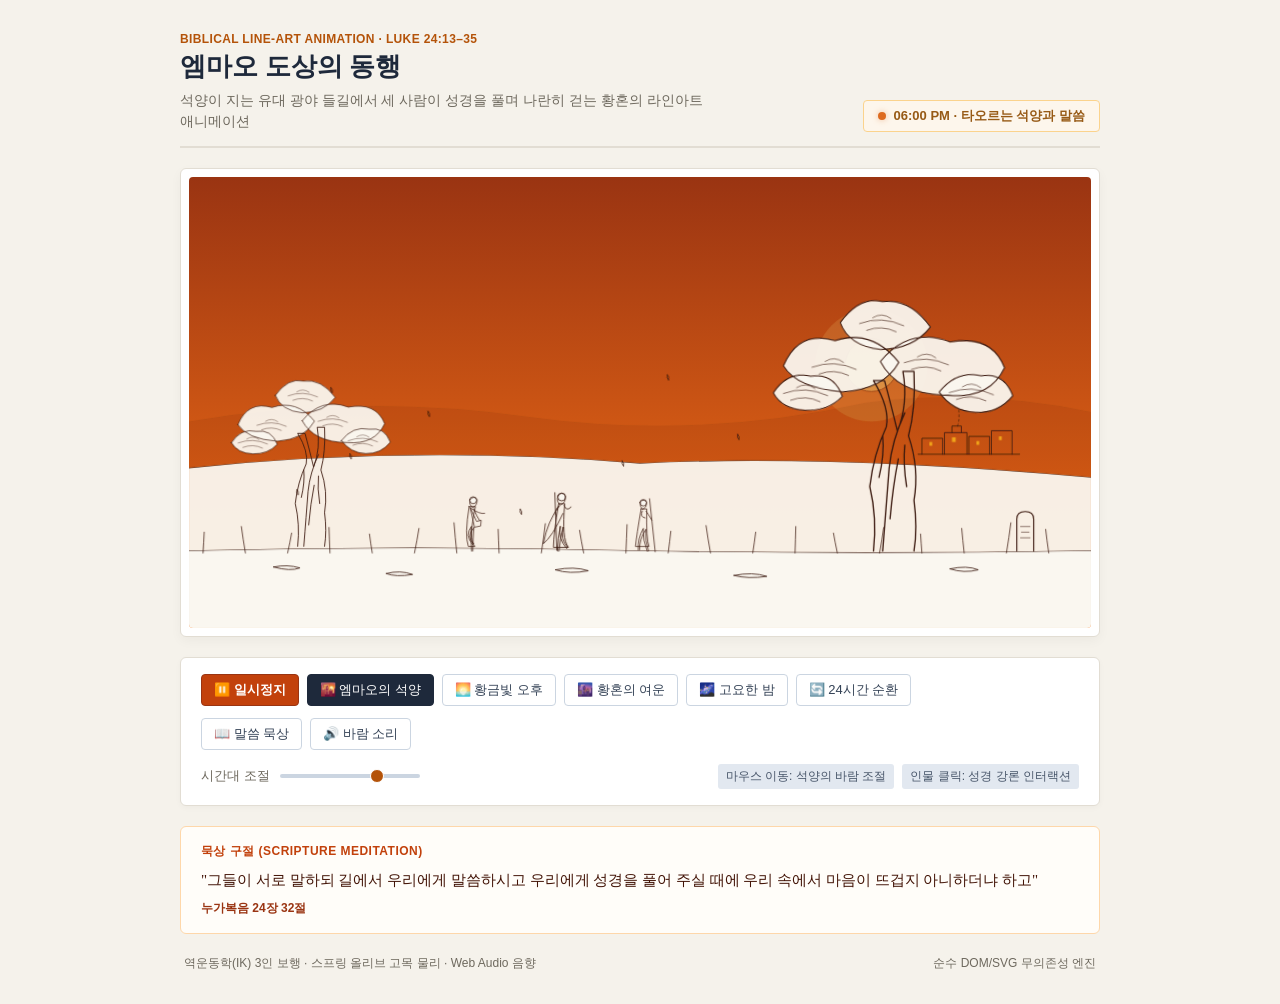
<file: emmaus-walk/index.html>
<!DOCTYPE html>
<html lang="ko">
<head>
  <meta charset="UTF-8">
  <meta name="viewport" content="width=device-width, initial-scale=1.0">
  <title>엠마오 도상의 동행 (The Road to Emmaus) - 라인아트 애니메이션</title>
  <style>
    :root {
      --bg: #f5f2eb;
      --surface: #ffffff;
      --border: #e2ddd3;
      --text: #262421;
      --muted: #6e695e;
      --accent: #b45309;
      --navy: #1e293b;
    }

    * {
      box-sizing: border-box;
      margin: 0;
      padding: 0;
    }

    body {
      background-color: var(--bg);
      color: var(--text);
      font-family: -apple-system, BlinkMacSystemFont, "Pretendard", "Segoe UI", Roboto, sans-serif;
      min-height: 100vh;
      display: flex;
      flex-direction: column;
      align-items: center;
      padding: 32px 20px;
    }

    .editorial-wrapper {
      width: 100%;
      max-width: 920px;
      display: flex;
      flex-direction: column;
      gap: 20px;
    }

    /* Header */
    .doc-header {
      display: flex;
      justify-content: space-between;
      align-items: flex-end;
      border-bottom: 2px solid var(--border);
      padding-bottom: 14px;
      gap: 16px;
    }

    .doc-kicker {
      font-size: 12px;
      font-weight: 700;
      color: var(--accent);
      margin-bottom: 4px;
      letter-spacing: 0.03em;
    }

    .doc-title {
      font-family: "Merriweather", "Noto Serif KR", Georgia, serif;
      font-size: 26px;
      font-weight: 700;
      color: var(--navy);
      line-height: 1.3;
      text-wrap: balance;
    }

    .doc-subtitle {
      font-size: 14px;
      color: var(--muted);
      margin-top: 6px;
      line-height: 1.5;
      max-width: 68ch;
      word-break: keep-all;
      overflow-wrap: break-word;
    }

    .time-badge {
      display: inline-flex;
      align-items: center;
      gap: 8px;
      background: #fdf6ec;
      border: 1px solid #fbd38d;
      padding: 6px 14px;
      border-radius: 4px;
      font-size: 13px;
      font-weight: 600;
      color: #975a16;
      white-space: nowrap;
    }

    .badge-dot {
      width: 8px;
      height: 8px;
      border-radius: 50%;
      background: #dd6b20;
      box-shadow: 0 0 6px rgba(221, 107, 32, 0.4);
    }

    /* Stage Card */
    .stage-card {
      background: var(--surface);
      border: 1px solid var(--border);
      border-radius: 6px;
      padding: 8px;
      box-shadow: 0 4px 12px rgba(0, 0, 0, 0.04);
      overflow: hidden;
    }

    #stage {
      width: 100%;
      aspect-ratio: 2 / 1;
      display: block;
      cursor: crosshair;
      user-select: none;
      touch-action: none;
      background-color: #faf7f0;
      border-radius: 4px;
      overflow: hidden;
    }

    svg.emmaus-stage {
      width: 100%;
      height: 100%;
      display: block;
    }

    /* Controls Panel */
    .control-panel {
      background: var(--surface);
      border: 1px solid var(--border);
      border-radius: 6px;
      padding: 16px 20px;
      display: flex;
      flex-direction: column;
      gap: 14px;
      box-shadow: 0 2px 6px rgba(0, 0, 0, 0.03);
    }

    .control-row {
      display: flex;
      flex-wrap: wrap;
      align-items: center;
      justify-content: space-between;
      gap: 12px;
    }

    .btn-group {
      display: flex;
      flex-wrap: wrap;
      align-items: center;
      gap: 8px;
    }

    button.btn {
      background: #ffffff;
      border: 1px solid #cbd5e1;
      border-radius: 4px;
      padding: 6px 12px;
      font-size: 13px;
      font-weight: 500;
      color: #334155;
      cursor: pointer;
      display: inline-flex;
      align-items: center;
      gap: 6px;
      transition: background-color 0.15s ease, border-color 0.15s ease, color 0.15s ease;
    }

    button.btn:hover {
      background: #f8fafc;
      border-color: #94a3b8;
      color: #0f172a;
    }

    button.btn.active {
      background: var(--navy);
      border-color: var(--navy);
      color: #ffffff;
    }

    button.btn-accent {
      background: #c2410c;
      border-color: #9a3412;
      color: #ffffff;
      font-weight: 600;
    }

    button.btn-accent:hover {
      background: #9a3412;
    }

    .slider-container {
      display: flex;
      align-items: center;
      gap: 10px;
      font-size: 13px;
      color: var(--muted);
    }

    input[type="range"] {
      -webkit-appearance: none;
      appearance: none;
      width: 140px;
      height: 4px;
      background: #cbd5e1;
      border-radius: 2px;
      outline: none;
    }

    input[type="range"]::-webkit-slider-thumb {
      -webkit-appearance: none;
      width: 14px;
      height: 14px;
      border-radius: 50%;
      background: var(--accent);
      cursor: pointer;
      border: 1px solid #ffffff;
    }

    /* Scripture Callout Card */
    .meditation-card {
      background: #fffdf9;
      border: 1px solid #fed7aa;
      border-radius: 6px;
      padding: 16px 20px;
      display: flex;
      flex-direction: column;
      gap: 8px;
    }

    .meditation-label {
      font-size: 12px;
      font-weight: 700;
      color: #c2410c;
      letter-spacing: 0.04em;
    }

    .meditation-verse {
      font-family: "Merriweather", "Noto Serif KR", Georgia, serif;
      font-size: 15px;
      line-height: 1.6;
      color: #431407;
      word-break: keep-all;
    }

    .meditation-ref {
      font-size: 12px;
      color: #9a3412;
      font-weight: 600;
    }

    /* Footer Notes */
    .doc-footer {
      display: flex;
      justify-content: space-between;
      align-items: center;
      font-size: 12px;
      color: var(--muted);
      padding: 0 4px;
      line-height: 1.5;
    }

    .chip {
      background: #e2e8f0;
      padding: 4px 8px;
      border-radius: 3px;
      font-size: 12px;
      color: #475569;
    }

    /* Video Capture Mode for Headless Recording */
    body.capture {
      padding: 32px 40px;
      margin: 0;
      min-height: 100vh;
      display: flex;
      justify-content: center;
      align-items: center;
      background-color: var(--bg);
    }
    body.capture .control-panel,
    body.capture .doc-footer,
    body.capture .meditation-card {
      display: none !important;
    }
    body.capture .editorial-wrapper {
      max-width: 1540px;
      width: 86vw;
    }
    body.capture .doc-title {
      font-size: 28px;
    }
    body.capture .doc-subtitle {
      font-size: 16px;
    }
    body.capture .time-badge {
      font-size: 15px;
      padding: 6px 14px;
    }
  </style>
</head>
<body>

<div class="editorial-wrapper">
  <header class="doc-header">
    <div class="title-block">
      <div class="doc-kicker">BIBLICAL LINE-ART ANIMATION · LUKE 24:13–35</div>
      <h1 class="doc-title">엠마오 도상의 동행</h1>
      <p class="doc-subtitle">석양이 지는 유대 광야 들길에서 세 사람이 성경을 풀며 나란히 걷는 황혼의 라인아트 애니메이션</p>
    </div>
    <div class="time-badge">
      <span class="badge-dot"></span>
      <span id="timeLabel">06:00 PM · 타오르는 석양과 말씀</span>
    </div>
  </header>

  <div class="stage-card">
    <div id="stage"></div>
  </div>

  <div class="control-panel">
    <div class="control-row">
      <div class="btn-group">
        <button class="btn btn-accent" id="btnPlayPause">⏸️ 일시정지</button>
        <button class="btn active" id="btnSunset">🌇 엠마오의 석양</button>
        <button class="btn" id="btnGoldAfternoon">🌅 황금빛 오후</button>
        <button class="btn" id="btnTwilight">🌆 황혼의 여운</button>
        <button class="btn" id="btnNight">🌌 고요한 밤</button>
        <button class="btn" id="btnAutoCycle">🔄 24시간 순환</button>
      </div>
      <div class="btn-group">
        <button class="btn" id="btnScripture">📖 말씀 묵상</button>
        <button class="btn" id="btnAudioToggle">🔊 바람 소리</button>
      </div>
    </div>
    <div class="control-row">
      <div class="slider-container">
        <span>시간대 조절</span>
        <input type="range" id="timeSlider" min="0" max="1" step="0.005" value="0.72">
      </div>
      <div class="btn-group">
        <span class="chip">마우스 이동: 석양의 바람 조절</span>
        <span class="chip">인물 클릭: 성경 강론 인터랙션</span>
      </div>
    </div>
  </div>

  <div class="meditation-card" id="meditationCard">
    <div class="meditation-label">묵상 구절 (SCRIPTURE MEDITATION)</div>
    <div class="meditation-verse" id="verseText">
      "그들이 서로 말하되 길에서 우리에게 말씀하시고 우리에게 성경을 풀어 주실 때에 우리 속에서 마음이 뜨겁지 아니하더냐 하고"
    </div>
    <div class="meditation-ref" id="verseRef">누가복음 24장 32절</div>
  </div>

  <footer class="doc-footer">
    <span>역운동학(IK) 3인 보행 · 스프링 올리브 고목 물리 · Web Audio 음향</span>
    <span>순수 DOM/SVG 무의존성 엔진</span>
  </footer>
</div>

<script>
// ============================================================================
// 1. Math, Spring Physics, & SVG Helpers
// ============================================================================
const f = (n) => Number(n.toFixed(2));
const pt = ([x, y]) => `${f(x)} ${f(y)}`;
const clamp = (v, min, max) => Math.max(min, Math.min(max, v));
const lerp = (a, b, t) => a + (b - a) * t;

const el = (tag, attrs = {}, parent = null) => {
  const elem = document.createElementNS('http://www.w3.org/2000/svg', tag);
  for (const [k, v] of Object.entries(attrs)) elem.setAttribute(k, String(v));
  if (parent) parent.appendChild(elem);
  return elem;
};

const stroke = (parent, d, width = 1.35, cap = 'round') =>
  el('path', { d, fill: 'none', stroke: 'currentColor', 'stroke-width': String(width), 'stroke-linecap': cap, 'stroke-linejoin': 'round' }, parent);

const paint = (parent, fill, opacity = 1) =>
  el('path', { fill, opacity: String(opacity) }, parent);

function spring(k = 40, c = 6) {
  let val = 0, vel = 0;
  return {
    step(target, dt) {
      dt = Math.min(dt, 0.05);
      const force = -k * (val - target) - c * vel;
      vel += force * dt;
      val += vel * dt;
      return val;
    },
    get val() { return val; },
    set(v) { val = v; vel = 0; }
  };
}

function pendulum(w = 12, gamma = 1.6) {
  let angle = 0, vel = 0;
  return {
    step(drive, dt) {
      dt = Math.min(dt, 0.05);
      const force = -w * Math.sin(angle) - gamma * vel + drive;
      vel += force * dt;
      angle += vel * dt;
      return angle;
    },
    get angle() { return angle; }
  };
}

function limb(parent, width = 1.4) {
  const g = el('g', {}, parent);
  const pA = stroke(g, '', width);
  const pB = stroke(g, '', width * 0.9);
  return {
    g,
    draw([hip, knee, ankle], [gap0 = 0.25, gap1 = 0.65] = []) {
      const v0 = [knee[0] - hip[0], knee[1] - hip[1]];
      const l0 = Math.hypot(v0[0], v0[1]) || 1;
      const n0 = [-v0[1] / l0, v0[0] / l0];

      const v1 = [ankle[0] - knee[0], ankle[1] - knee[1]];
      const l1 = Math.hypot(v1[0], v1[1]) || 1;
      const n1 = [-v1[1] / l1, v1[0] / l1];

      const thW = 2.4, shW = 1.8;
      const t0L = [hip[0] + n0[0] * thW, hip[1] + n0[1] * thW];
      const t0R = [hip[0] - n0[0] * thW, hip[1] - n0[1] * thW];
      const kL = [knee[0] + n0[0] * shW, knee[1] + n0[1] * shW];
      const kR = [knee[0] - n0[0] * shW, knee[1] - n0[1] * shW];
      const aL = [ankle[0] + n1[0] * 1.2, ankle[1] + n1[1] * 1.2];
      const aR = [ankle[0] - n1[0] * 1.2, ankle[1] - n1[1] * 1.2];

      pA.setAttribute('d', `M${pt(t0L)} Q${pt(kL)} ${pt(aL)}`);
      pB.setAttribute('d', `M${pt(t0R)} Q${pt(kR)} ${pt(aR)}`);
    }
  };
}

const place = (g, x, y, dir = 1, s = 0.5) =>
  g.setAttribute('transform', `translate(${f(x)} ${f(y)}) scale(${f(dir * s)} ${f(s)}) translate(-40 -120)`);

// ----------------------------------------------------------------------------
// 2. Day/Night & Sunset Palette Ramps
// ----------------------------------------------------------------------------
const toRGB = (h) => [1, 3, 5].map((i) => parseInt(h.slice(i, i + 2), 16));
const rgb = (c) => `rgb(${Math.round(c[0])},${Math.round(c[1])},${Math.round(c[2])})`;
const mixRGB = (a, b, t) => a.map((v, i) => v + (b[i] - v) * t);

const SKY_RAMP = [
  [0.00, '#0c1322', '#1a2240'], // Midnight
  [0.22, '#2d3356', '#d9977a'], // Dawn
  [0.45, '#eef2f5', '#faf5eb'], // Midday
  [0.65, '#f59e0b', '#fef3c7'], // Golden Afternoon (엠마오 길 16:30)
  [0.72, '#9a3412', '#f97316'], // Radiant Sunset (석양 18:00)
  [0.77, '#312e81', '#c2410c'], // Twilight Dusk (황혼 19:15)
  [0.85, '#090d16', '#1e1b4b']  // Starlit Night (밤 21:00)
];

function getPalette(tau) {
  tau = ((tau % 1) + 1) % 1;
  let idx = 0;
  for (let i = 0; i < SKY_RAMP.length; i++) {
    if (SKY_RAMP[i][0] <= tau) idx = i;
  }
  const nextIdx = (idx + 1) % SKY_RAMP.length;
  const p0 = SKY_RAMP[idx], p1 = SKY_RAMP[nextIdx];
  const span = (p1[0] > p0[0] ? p1[0] : p1[0] + 1) - p0[0];
  const t = (tau < p0[0] ? tau + 1 - p0[0] : tau - p0[0]) / span;

  const top = mixRGB(toRGB(p0[1]), toRGB(p1[1]), t);
  const bottom = mixRGB(toRGB(p0[2]), toRGB(p1[2]), t);

  const isNight = tau < 0.20 || tau > 0.80;
  const isSunset = tau >= 0.62 && tau <= 0.80;
  const sunsetFactor = clamp(1 - Math.abs(tau - 0.72) / 0.08, 0, 1);
  const nightFactor = isNight ? (tau < 0.20 ? 1 - tau / 0.20 : (tau - 0.80) / 0.20) : 0;

  const paper = isNight ? mixRGB(toRGB('#181f33'), toRGB('#242942'), 0.5) : toRGB('#faf7f0');
  const ink = isNight ? toRGB('#e2e8f0') : (isSunset ? mixRGB(toRGB('#1c1917'), toRGB('#3b1a10'), sunsetFactor) : toRGB('#1c1917'));

  return { top, bottom, paper, ink, isNight, isSunset, sunsetFactor, nightFactor };
}

// ----------------------------------------------------------------------------
// 3. Inverse Kinematics Gait Solver
// ----------------------------------------------------------------------------
function gait(opts = {}) {
  const period = opts.period || 1.15;
  const duty = opts.duty || 0.62;
  const stride = opts.stride || 24;
  const lift = opts.lift || 3.8;
  const heelOff = opts.heelOff || 18;
  const thigh = opts.thigh || 20;
  const shin = opts.shin || 20;
  const ground = opts.ground || 120;
  const toe = opts.toe || 5.2;

  const speed = stride / (duty * period);

  function solveLeg(aX, aY, standY) {
    const hipX = 40, hipY = standY - (thigh + shin);
    const dx = aX - hipX, dy = aY - hipY;
    const d = Math.min(Math.hypot(dx, dy), thigh + shin - 0.05);
    const th = Math.atan2(dy, dx);
    const al = Math.acos(Math.max(-1, Math.min(1, (thigh * thigh + d * d - shin * shin) / (2 * thigh * d))));
    return [hipX + thigh * Math.cos(th + al), hipY + thigh * Math.sin(th + al)];
  }

  return {
    period, speed, stride, duty,
    pose(phase) {
      phase = ((phase % 1) + 1) % 1;
      const feet = [0, 1].map((i) => {
        const ph = ((phase + i * 0.5) % 1);
        let x, y, pitch = 0, stance = false;
        if (ph < duty) {
          stance = true;
          const u = ph / duty;
          x = 40 + stride * 0.5 - u * stride;
          y = ground;
          if (u > (1 - heelOff / 100)) {
            const hU = (u - (1 - heelOff / 100)) / (heelOff / 100);
            pitch = hU * 22 * (Math.PI / 180);
            y -= Math.sin(pitch) * toe * 0.4;
          }
        } else {
          const u = (ph - duty) / (1 - duty);
          const tX = 40 - stride * 0.5 + u * stride;
          const arc = Math.sin(u * Math.PI);
          x = tX;
          y = ground - arc * lift * 3.5;
          pitch = (1 - u) * 12 * (Math.PI / 180);
        }
        return { ankle: [x, y], pitch, stance, knee: [0, 0] };
      });

      const stY = feet.map((fo) => fo.stance ? fo.ankle[1] : ground);
      const lowestStance = Math.min(...stY);
      const bob = Math.sin(phase * Math.PI * 2) * 1.8;
      const standY = lowestStance + bob;

      feet.forEach((fo) => {
        fo.knee = solveLeg(fo.ankle[0], fo.ankle[1], standY);
      });

      const hip = [40, standY - (thigh + shin)];
      const front = feet[0].ankle[0] > feet[1].ankle[0] ? 0 : 1;
      return { hip, feet, front, bob };
    }
  };
}

// ----------------------------------------------------------------------------
// 4. Web Audio Synthesizer (Zero Dependencies)
// ----------------------------------------------------------------------------
let audioCtx = null;
let windNoiseNode = null;
let windGainNode = null;
let isAudioActive = false;

function initAudio() {
  if (audioCtx) return;
  try {
    audioCtx = new (window.AudioContext || window.webkitAudioContext)();
    // Warm evening wind buffer (pink noise filter)
    const bufSize = audioCtx.sampleRate * 2;
    const noiseBuf = audioCtx.createBuffer(1, bufSize, audioCtx.sampleRate);
    const output = noiseBuf.getChannelData(0);
    let b0 = 0, b1 = 0, b2 = 0;
    for (let i = 0; i < bufSize; i++) {
      const white = Math.random() * 2 - 1;
      b0 = 0.99765 * b0 + white * 0.0555179;
      b1 = 0.96300 * b1 + white * 0.0750759;
      b2 = 0.57000 * b2 + white * 0.1538520;
      output[i] = (b0 + b1 + b2) * 0.12;
    }

    const whiteNoise = audioCtx.createBufferSource();
    whiteNoise.buffer = noiseBuf;
    whiteNoise.loop = true;

    const filter = audioCtx.createBiquadFilter();
    filter.type = 'lowpass';
    filter.frequency.setValueAtTime(380, audioCtx.currentTime);

    windGainNode = audioCtx.createGain();
    windGainNode.gain.setValueAtTime(0, audioCtx.currentTime);

    whiteNoise.connect(filter);
    filter.connect(windGainNode);
    windGainNode.connect(audioCtx.destination);
    whiteNoise.start();
    windNoiseNode = whiteNoise;
  } catch (e) {
    console.warn('AudioContext failed:', e);
  }
}

function playKinnorChime() {
  if (!audioCtx) initAudio();
  if (!audioCtx) return;
  if (audioCtx.state === 'suspended') audioCtx.resume();

  // Contemplative Judean Kinnor harp chord (D3, A3, D4, F4)
  const notes = [146.83, 220.00, 293.66, 349.23];
  const t = audioCtx.currentTime;

  notes.forEach((freq, idx) => {
    const osc = audioCtx.createOscillator();
    const gain = audioCtx.createGain();
    osc.type = 'triangle';
    osc.frequency.setValueAtTime(freq, t + idx * 0.09);

    gain.gain.setValueAtTime(0, t + idx * 0.09);
    gain.gain.linearRampToValueAtTime(0.18, t + idx * 0.09 + 0.02);
    gain.gain.exponentialRampToValueAtTime(0.0001, t + idx * 0.09 + 2.8);

    osc.connect(gain);
    gain.connect(audioCtx.destination);
    osc.start(t + idx * 0.09);
    osc.stop(t + idx * 0.09 + 3.0);
  });
}

// ----------------------------------------------------------------------------
// 5. Scene Construction (Landscape, Hills, Olive Trees, 3 Figures)
// ----------------------------------------------------------------------------
const W = 960, H = 480, GROUND = 398;
const stageContainer = document.querySelector('#stage');
const svg = el('svg', { viewBox: `0 0 ${W} ${H}`, class: 'emmaus-stage', role: 'img' });
stageContainer.appendChild(svg);

// Ink Filter with fine displacement
const defs = el('defs', {}, svg);
const inkFilter = el('filter', { id: 'ink', x: '-10%', y: '-10%', width: '120%', height: '120%' }, defs);
el('feTurbulence', { type: 'fractalNoise', baseFrequency: '0.038', numOctaves: '2', result: 'turb' }, inkFilter);
el('feDisplacementMap', { in: 'SourceGraphic', in2: 'turb', scale: '0.75', xChannelSelector: 'R', yChannelSelector: 'G' }, inkFilter);

// Sky Gradient
const skyGrad = el('linearGradient', { id: 'skyGrad', x1: '0', y1: '0', x2: '0', y2: '1' }, defs);
const skyStopTop = el('stop', { offset: '0%' }, skyGrad);
const skyStopBottom = el('stop', { offset: '100%' }, skyGrad);
const skyRect = el('rect', { width: W, height: H, fill: 'url(#skyGrad)' }, svg);

// Scene Layer Groups
const sceneG = el('g', { filter: 'url(#ink)' }, svg);
const backLayer = el('g', {}, sceneG);
const midLayer = el('g', {}, sceneG);
const foreLayer = el('g', {}, sceneG);
const glowLayer = el('g', { style: 'mix-blend-mode: screen; pointer-events: none;' }, svg);

// --- A. Celestial Objects (Sun, Moon, Stars) ---
const sunG = el('g', { opacity: '0.9' }, backLayer);
const sunHalo = el('circle', { cx: '270', cy: '215', r: '48', fill: '#fef08a', opacity: '0.35' }, sunG);
const sunDisk = el('circle', { cx: '270', cy: '215', r: '28', fill: '#fef08a', stroke: 'currentColor', 'stroke-width': '0.8', opacity: '0.92' }, sunG);

// Crescent Moon & Twilight Stars
const moonG = el('g', { opacity: '0' }, backLayer);
const moon = paint(moonG, '#fef9c3', 0.85);
moon.setAttribute('d', 'M710 65 Q728 84 710 106 Q736 94 734 72 Q726 63 710 65Z');

const starsG = el('g', { opacity: '0' }, backLayer);
const starCoords = [
  [80, 50], [150, 75], [230, 40], [330, 85], [420, 48],
  [510, 72], [620, 38], [760, 55], [840, 80], [890, 42]
];
const starNodes = starCoords.map(([sx, sy]) => el('circle', { cx: String(sx), cy: String(sy), r: '1.4', fill: '#fef08a' }, starsG));

// --- B. Judean Hills & Emmaus Village Silhouette ---
// Distant Rolling Ridges
const farHills = paint(backLayer, 'currentColor', 0.08);
farHills.setAttribute('d', 'M0 260 Q180 230 360 255 T720 240 Q840 225 960 250 L960 480 L0 480Z');

// Mid Ridge with terraced stone walls
const midRidge = stroke(midLayer, 'M0 310 Q240 285 480 305 Q680 295 960 320', 1.0);
const midRidgeFill = paint(midLayer, 'var(--paper, #faf7f0)', 0.95);
midRidgeFill.setAttribute('d', 'M0 310 Q240 285 480 305 Q680 295 960 320 L960 480 L0 480Z');

// Emmaus Hilltop Village (Right background x: 760 ~ 890, y: 260 ~ 300)
const emmausVillageG = el('g', {}, midLayer);
// Low cubical stone houses with terrace arches
const villageD = [
  'M780 295 L780 278 L802 278 L802 295',
  'M804 295 L804 272 L828 272 L828 295',
  'M830 295 L830 276 L852 276 L852 295',
  'M854 295 L854 270 L876 270 L876 295',
  'M812 272 L812 265 L822 265 L822 272', // Watchtower
  'M776 295 L884 295'                     // Stone base
].join(' ');
stroke(emmausVillageG, villageD, 0.85);

// Village Windows with warm lanterns at dusk
const villageWindows = [
  el('rect', { x: '788', y: '282', width: '3', height: '4', fill: '#f59e0b', opacity: '0' }, glowLayer),
  el('rect', { x: '812', y: '277', width: '4', height: '5', fill: '#f59e0b', opacity: '0' }, glowLayer),
  el('rect', { x: '838', y: '281', width: '3', height: '4', fill: '#f59e0b', opacity: '0' }, glowLayer),
  el('rect', { x: '862', y: '276', width: '3', height: '4', fill: '#f59e0b', opacity: '0' }, glowLayer),
];

// Gentle chimney smoke rising
const smokePath = stroke(midLayer, 'M818 265 Q822 250 816 238 Q810 226 816 215', 0.65);
smokePath.setAttribute('stroke-dasharray', '2 3');

// --- C. Ancient Olive Trees (올리브 고목 & 스프링 바람 반응) ---
function createOliveTree(parent, baseX, baseY, scale = 1.0) {
  const g = el('g', { transform: `translate(${baseX} ${baseY}) scale(${scale})` }, parent);
  const foliageBack = el('g', {}, g);
  const trunkG = el('g', {}, g);
  const branchesG = el('g', {}, g);

  // Gnarled twisted split trunk (올리브 고목 특유의 갈라진 밑동과 옹이)
  const trunkD = `
    M-22 0 Q-18 -36 -26 -70 Q-22 -105 -8 -135
    Q-4 -155 -22 -185 L-10 -185
    Q-2 -155 4 -130 Q16 -160 10 -195 L22 -195
    Q24 -155 16 -125 Q28 -90 22 -55 Q26 -25 22 0
    M-12 0 Q-8 -50 -5 -90 Q-2 -120 12 -150
    M-4 -35 Q-1 -70 5 -100
    M-16 -80 Q-10 -105 -12 -125
    M14 -70 Q10 -95 12 -115
  `;
  stroke(trunkG, trunkD, 1.45);

  // Foliage clusters with solid paper backing and organic contour
  const canopies = [
    { cx: -65, cy: -195, d: 'M-120 -195 Q-105 -235 -65 -225 Q-25 -240 5 -205 Q-10 -175 -55 -170 Q-105 -172 -120 -195Z' },
    { cx: 35, cy: -205, d: 'M-15 -205 Q15 -245 60 -230 Q105 -240 120 -205 Q105 -170 60 -172 Q5 -170 -15 -205Z' },
    { cx: -15, cy: -245, d: 'M-60 -245 Q-40 -275 -15 -270 Q15 -275 38 -245 Q20 -220 -15 -218 Q-50 -220 -60 -245Z' },
    { cx: -95, cy: -165, d: 'M-130 -165 Q-115 -190 -90 -185 Q-65 -190 -55 -165 Q-70 -148 -95 -148 Q-120 -148 -130 -165Z' },
    { cx: 85, cy: -175, d: 'M50 -175 Q68 -200 95 -195 Q120 -200 130 -175 Q115 -155 90 -155 Q65 -155 50 -175Z' }
  ];

  canopies.forEach((c) => {
    paint(foliageBack, 'var(--paper, #faf7f0)', 0.94).setAttribute('d', c.d);
    stroke(branchesG, c.d, 1.1);
    stroke(branchesG, `M${c.cx - 24} ${c.cy} Q${c.cx} ${c.cy - 10} ${c.cx + 24} ${c.cy}`, 0.65);
    stroke(branchesG, `M${c.cx - 16} ${c.cy + 7} Q${c.cx} ${c.cy} ${c.cx + 16} ${c.cy + 7}`, 0.65);
    stroke(branchesG, `M${c.cx - 10} ${c.cy - 7} Q${c.cx} ${c.cy - 14} ${c.cx + 10} ${c.cy - 7}`, 0.6);
  });

  const boughPendulum = pendulum(10, 1.4);

  return {
    step(dt, windVal) {
      const angle = boughPendulum.step(windVal * 1.8, dt);
      const swayTransform = `rotate(${f(angle * 57.3)} 0 -130) skewX(${f(angle * 18)})`;
      branchesG.setAttribute('transform', swayTransform);
      foliageBack.setAttribute('transform', swayTransform);
    }
  };
}

const mainOliveTree = createOliveTree(foreLayer, 750, GROUND, 0.98);
const secondaryOliveTree = createOliveTree(midLayer, 130, GROUND - 5, 0.65);

// --- D. Country Road & Roadside Flora ---
// Winding dirt and stone trail
const roadPath = stroke(foreLayer, `M0 ${GROUND} Q240 ${GROUND - 6} 480 ${GROUND} Q720 ${GROUND + 4} 960 ${GROUND}`, 1.2);
const roadBase = paint(foreLayer, 'var(--paper, #faf7f0)', 1);
roadBase.setAttribute('d', `M0 ${GROUND} Q240 ${GROUND - 6} 480 ${GROUND} Q720 ${GROUND + 4} 960 ${GROUND} L960 480 L0 480Z`);

// Irregular trail stones
const stones = [
  'M90 415 Q105 412 118 416 Q108 420 90 415',
  'M210 422 Q225 418 238 423 Q220 426 210 422',
  'M390 418 Q410 414 425 419 Q405 423 390 418',
  'M580 424 Q600 420 615 425 Q595 428 580 424',
  'M810 417 Q828 413 840 418 Q825 422 810 417'
].join(' ');
stroke(foreLayer, stones, 0.85);

// Ancient Milestone (Emmaus 60 Stadia / 엠마오 표지석)
const milestoneG = el('g', { transform: `translate(890 ${GROUND})` }, foreLayer);
stroke(milestoneG, 'M-9 0 L-9 -34 Q-9 -42 0 -42 Q9 -42 9 -34 L9 0', 1.2);
stroke(milestoneG, 'M-5 -26 L5 -26', 0.6);
stroke(milestoneG, 'M-4 -20 L4 -20', 0.6);
stroke(milestoneG, 'M-5 -14 L5 -14', 0.6);

// Swaying roadside wheat and desert thistles
const grassNodes = [];
for (let gx = 15; gx < W; gx += 45) {
  const gh = 18 + (gx % 13);
  const gp = stroke(foreLayer, `M${gx} ${GROUND + 2} Q${gx + 4} ${GROUND - gh * 0.5} ${gx} ${GROUND - gh}`, 0.8);
  grassNodes.push({ path: gp, base: gx, h: gh, phase: gx * 0.05 });
}

// Drifting leaves / dust motes
const leafNodes = Array.from({ length: 8 }, (_, i) => {
  const p = stroke(foreLayer, 'M-3 0 Q0 -2 3 0 Q0 2 -3 0', 0.7);
  return { path: p, x: Math.random() * W, y: 180 + Math.random() * 200, vx: 30 + Math.random() * 40, vy: -5 + Math.random() * 10, rot: 0 };
});

// ============================================================================
// 6. The Three Figures on the Road to Emmaus (세 사람)
// ============================================================================

// ----------------------------------------------------------------------------
// Figure 1 (Center): The Risen Christ (부활하신 예수님)
// - Tall, noble stride, walking staff in left hand, teaching right hand gesture
// - Flowing biblical seamless tunic & mantle fluttering in evening breeze
// ----------------------------------------------------------------------------
function createChrist(parent) {
  const fig = el('g', {}, parent);
  const legs = [limb(fig, 1.4), limb(fig, 1.4)];
  const tunic = stroke(fig, '', 1.35);
  const mantle = stroke(fig, '', 1.25);
  const head = el('circle', { r: '6.4', fill: 'var(--paper, #faf7f0)', stroke: 'currentColor', 'stroke-width': '1.35' }, fig);
  const headCover = stroke(fig, '', 1.2);
  const staff = stroke(fig, '', 1.35);
  const armL = stroke(fig, '', 1.35);
  const armR = stroke(fig, '', 1.35);

  const walk = gait({ period: 1.18, stride: 24, lift: 3.8 });
  const mantleSpring = spring(34, 5.2);
  const teachSpring = spring(22, 4.5);
  let phase = 0.0, x = 380;
  let isExplaining = 0;

  return {
    fig,
    triggerTalk() {
      isExplaining = 1.0;
      setTimeout(() => { isExplaining = 0; }, 3500);
    },
    step(dt, windVal) {
      phase += dt / walk.period;
      x += walk.speed * 0.95 * dt;
      if (x > W + 90) x = -90;

      const p = walk.pose(phase);
      place(fig, x, GROUND, 1, 0.65);

      p.feet.forEach((fo, i) => {
        legs[i].draw([p.hip, fo.knee, fo.ankle]);
      });
      fig.insertBefore(legs[p.front].g, tunic);

      const kF = p.feet[p.front].knee;
      const fF = p.feet[p.front].ankle;
      const fB = p.feet[1 - p.front].ankle;
      const sh = [40, 42 + p.bob];

      // Flowing Biblical Tunic
      const hemY = 114;
      const trail = mantleSpring.step(-windVal * 16, dt);
      tunic.setAttribute('d', `
        M${f(sh[0] - 5)} ${f(sh[1])}
        L${f(sh[0] + 5)} ${f(sh[1])}
        Q${f(kF[0] + 4)} ${f(hemY - 14)} ${f(fF[0] + 2)} ${hemY}
        L${f(fB[0] - 6 + trail * 0.4)} ${hemY}
        Q${f(30 + trail * 0.6)} ${f(hemY - 24)} ${f(sh[0] - 5)} ${f(sh[1])}Z
      `);

      // Mantle drape billowing backwards
      mantle.setAttribute('d', `
        M${f(sh[0] - 4)} ${f(sh[1] + 4)}
        Q${f(22 + trail)} ${f(sh[1] + 28)} ${f(16 + trail * 1.2)} ${f(hemY - 6)}
        Q${f(28 + trail * 0.6)} ${f(hemY - 18)} ${f(sh[0] + 2)} ${f(sh[1] + 16)}
      `);

      // Head & Headdress
      const hc = [40, 31 + p.bob];
      head.setAttribute('cx', f(hc[0]));
      head.setAttribute('cy', f(hc[1]));
      headCover.setAttribute('d', `
        M${f(hc[0] - 6)} ${f(hc[1] - 2)}
        Q${f(hc[0])} ${f(hc[1] - 10)} ${f(hc[0] + 6)} ${f(hc[1] - 2)}
        Q${f(hc[0] + 7)} ${f(hc[1] + 10)} ${f(hc[0] - 2)} ${f(hc[1] + 13)}
        Q${f(hc[0] - 8 + trail * 0.3)} ${f(hc[1] + 8)} ${f(hc[0] - 6)} ${f(hc[1] - 2)}Z
      `);

      // Left Hand: Holding Shepherd's Walking Staff planted rhythmically
      const staffPhase = Math.sin(phase * Math.PI * 2);
      const handL = [sh[0] - 10, sh[1] + 18];
      armL.setAttribute('d', `M${f(sh[0] - 4)} ${f(sh[1] + 3)} Q${f(handL[0] - 3)} ${f(handL[1] - 6)} ${pt(handL)}`);
      // Staff extends from above hand to ground
      const staffAngle = staffPhase * 0.12;
      staff.setAttribute('d', `
        M${f(handL[0] - Math.sin(staffAngle) * 36)} ${f(handL[1] - Math.cos(staffAngle) * 36)}
        L${f(handL[0] + Math.sin(staffAngle) * 58)} ${f(handL[1] + Math.cos(staffAngle) * 58)}
      `);

      // Right Hand: Teaching / Exposition gesture ("마음이 뜨겁지 아니하더냐")
      const talkMod = teachSpring.step(isExplaining * 1.5 + Math.sin(phase * Math.PI) * 0.3, dt);
      const handR = [sh[0] + 14 + talkMod * 6, sh[1] + 8 - talkMod * 12];
      const elbR = [sh[0] + 8, sh[1] + 14];
      armR.setAttribute('d', `M${f(sh[0] + 4)} ${f(sh[1] + 3)} Q${pt(elbR)} ${pt(handR)}`);
    }
  };
}

// ----------------------------------------------------------------------------
// Figure 2 (Left): Cleopas (글로바)
// - Traveler's hood, satchel at hip, leaning forward attentively, asking questions
// ----------------------------------------------------------------------------
function createCleopas(parent) {
  const fig = el('g', {}, parent);
  const legs = [limb(fig, 1.35), limb(fig, 1.35)];
  const tunic = stroke(fig, '', 1.3);
  const bag = stroke(fig, '', 1.2);
  const head = el('circle', { r: '6.0', fill: 'var(--paper, #faf7f0)', stroke: 'currentColor', 'stroke-width': '1.3' }, fig);
  const hood = stroke(fig, '', 1.2);
  const armNear = stroke(fig, '', 1.3);
  const armFar = stroke(fig, '', 1.2);

  const walk = gait({ period: 1.12, stride: 23, lift: 3.5 });
  const cloakSpring = spring(32, 5.0);
  let phase = 0.35, x = 285;

  return {
    fig,
    step(dt, windVal) {
      phase += dt / walk.period;
      x += walk.speed * 0.95 * dt;
      if (x > W + 90) x = -90;

      const p = walk.pose(phase);
      place(fig, x, GROUND, 1, 0.61);

      p.feet.forEach((fo, i) => {
        legs[i].draw([p.hip, fo.knee, fo.ankle]);
      });
      fig.insertBefore(legs[p.front].g, tunic);

      const kF = p.feet[p.front].knee;
      const fF = p.feet[p.front].ankle;
      const fB = p.feet[1 - p.front].ankle;
      const sh = [39, 44 + p.bob];
      const hemY = 112;
      const trail = cloakSpring.step(-windVal * 14, dt);

      // Traveler's Tunic with slight forward lean
      tunic.setAttribute('d', `
        M${f(sh[0] - 5)} ${f(sh[1])}
        L${f(sh[0] + 6)} ${f(sh[1])}
        Q${f(kF[0] + 5)} ${f(hemY - 12)} ${f(fF[0] + 3)} ${hemY}
        L${f(fB[0] - 5 + trail * 0.4)} ${hemY}
        Q${f(28 + trail * 0.5)} ${f(hemY - 20)} ${f(sh[0] - 5)} ${f(sh[1])}Z
      `);

      // Satchel Bag across chest
      bag.setAttribute('d', `
        M${f(sh[0] - 3)} ${f(sh[1] + 2)}
        L${f(sh[0] + 8)} ${f(sh[1] + 26)}
        L${f(sh[0] + 16)} ${f(sh[1] + 24)}
        L${f(sh[0] + 15)} ${f(sh[1] + 34)}
        L${f(sh[0] + 5)} ${f(sh[1] + 36)}
        Z
      `);

      // Head with Traveler's Hood leaning forward
      const hc = [41, 33 + p.bob];
      head.setAttribute('cx', f(hc[0]));
      head.setAttribute('cy', f(hc[1]));
      hood.setAttribute('d', `
        M${f(hc[0] - 6)} ${f(hc[1] - 1)}
        Q${f(hc[0] + 2)} ${f(hc[1] - 9)} ${f(hc[0] + 7)} ${f(hc[1] - 1)}
        Q${f(hc[0] + 7)} ${f(hc[1] + 10)} ${f(hc[0] - 1)} ${f(hc[1] + 13)}
        Q${f(hc[0] - 7 + trail * 0.3)} ${f(hc[1] + 7)} ${f(hc[0] - 6)} ${f(hc[1] - 1)}Z
      `);

      // Gesture: Far arm forward asking questions, near arm swinging
      const legSwing = (p.feet[0].ankle[0] - 40) / (walk.stride / 2);
      armNear.setAttribute('d', `M${f(sh[0] + 3)} ${f(sh[1] + 4)} Q${f(sh[0] + 8 + legSwing * 6)} ${f(sh[1] + 18)} ${f(sh[0] + 12 + legSwing * 10)} ${f(sh[1] + 24)}`);
      armFar.setAttribute('d', `M${f(sh[0] - 2)} ${f(sh[1] + 3)} Q${f(sh[0] + 14)} ${f(sh[1] + 14)} ${f(sh[0] + 22)} ${f(sh[1] + 12)}`);
    }
  };
}

// ----------------------------------------------------------------------------
// Figure 3 (Right): The Companion Disciple (동행한 다른 제자)
// - Walking staff, hand to chest in wonder ("Did our heart not burn within us?")
// ----------------------------------------------------------------------------
function createCompanion(parent) {
  const fig = el('g', {}, parent);
  const legs = [limb(fig, 1.35), limb(fig, 1.35)];
  const tunic = stroke(fig, '', 1.3);
  const head = el('circle', { r: '5.8', fill: 'var(--paper, #faf7f0)', stroke: 'currentColor', 'stroke-width': '1.3' }, fig);
  const headdress = stroke(fig, '', 1.2);
  const staff = stroke(fig, '', 1.3);
  const armStaff = stroke(fig, '', 1.3);
  const armChest = stroke(fig, '', 1.3);

  const walk = gait({ period: 1.22, stride: 22, lift: 3.4 });
  const mantleSpring = spring(32, 5.0);
  let phase = 0.70, x = 470;

  return {
    fig,
    step(dt, windVal) {
      phase += dt / walk.period;
      x += walk.speed * 0.95 * dt;
      if (x > W + 90) x = -90;

      const p = walk.pose(phase);
      place(fig, x, GROUND, 1, 0.60);

      p.feet.forEach((fo, i) => {
        legs[i].draw([p.hip, fo.knee, fo.ankle]);
      });
      fig.insertBefore(legs[p.front].g, tunic);

      const kF = p.feet[p.front].knee;
      const fF = p.feet[p.front].ankle;
      const fB = p.feet[1 - p.front].ankle;
      const sh = [39, 44 + p.bob];
      const hemY = 112;
      const trail = mantleSpring.step(-windVal * 12, dt);

      // Tunic
      tunic.setAttribute('d', `
        M${f(sh[0] - 5)} ${f(sh[1])}
        L${f(sh[0] + 5)} ${f(sh[1])}
        Q${f(kF[0] + 4)} ${f(hemY - 12)} ${f(fF[0] + 2)} ${hemY}
        L${f(fB[0] - 5 + trail * 0.3)} ${hemY}
        Q${f(28 + trail * 0.5)} ${f(hemY - 20)} ${f(sh[0] - 5)} ${f(sh[1])}Z
      `);

      // Head turned slightly back toward Christ
      const hc = [38, 33 + p.bob];
      head.setAttribute('cx', f(hc[0]));
      head.setAttribute('cy', f(hc[1]));
      headdress.setAttribute('d', `
        M${f(hc[0] - 6)} ${f(hc[1] - 1)}
        Q${f(hc[0])} ${f(hc[1] - 8)} ${f(hc[0] + 6)} ${f(hc[1] - 1)}
        Q${f(hc[0] + 6)} ${f(hc[1] + 9)} ${f(hc[0] - 1)} ${f(hc[1] + 12)}
        Q${f(hc[0] - 6 + trail * 0.2)} ${f(hc[1] + 7)} ${f(hc[0] - 6)} ${f(hc[1] - 1)}Z
      `);

      // Right Hand: Walking Staff
      const handS = [sh[0] + 14, sh[1] + 20];
      armStaff.setAttribute('d', `M${f(sh[0] + 4)} ${f(sh[1] + 4)} Q${f(handS[0] - 2)} ${f(handS[1] - 4)} ${pt(handS)}`);
      staff.setAttribute('d', `M${f(handS[0] - 4)} ${f(handS[1] - 38)} L${f(handS[0] + 6)} ${f(handS[1] + 56)}`);

      // Left Hand: Clasping chest in heart-burning realization
      armChest.setAttribute('d', `M${f(sh[0] - 3)} ${f(sh[1] + 4)} Q${f(sh[0] - 8)} ${f(sh[1] + 14)} ${f(sh[0] + 2)} ${f(sh[1] + 16)}`);
    }
  };
}

const cleopas = createCleopas(foreLayer);
const christ = createChrist(foreLayer);
const companion = createCompanion(foreLayer);

// Make figures clickable to trigger conversation / chime
[christ.fig, cleopas.fig, companion.fig].forEach((elem) => {
  elem.style.cursor = 'pointer';
  elem.addEventListener('pointerdown', (e) => {
    e.stopPropagation();
    christ.triggerTalk();
    playKinnorChime();
  });
});

// ============================================================================
// 7. Interaction, Wind, & Main Animation Loop
// ============================================================================
const q = new URLSearchParams(location.search);
let tau = q.has('start') ? parseFloat(q.get('start')) : (q.has('tau') ? parseFloat(q.get('tau')) : 0.72);
let dayDuration = q.has('day') ? parseFloat(q.get('day')) : 24;
let isAutoCycle = q.has('day') || q.has('cycle');
let isRunning = true;
let wind = 0.3, windTarget = 0.3, lastPointerX = null, lastPointerT = 0;

// Pointer wind interaction
svg.addEventListener('pointermove', (e) => {
  const now = performance.now();
  if (lastPointerX !== null) {
    const dx = e.clientX - lastPointerX;
    const dt = Math.max(8, now - lastPointerT);
    windTarget = clamp(windTarget + (dx / dt) * 0.7, -3.0, 3.0);
  }
  lastPointerX = e.clientX;
  lastPointerT = now;
});

// Time Display Helper
const timeLabel = document.querySelector('#timeLabel');
const timeSlider = document.querySelector('#timeSlider');

function updateTimeDisplay(t) {
  const h = Math.floor(t * 24);
  const m = Math.floor((t * 24 - h) * 60);
  const ampm = h >= 12 ? 'PM' : 'AM';
  const displayH = h % 12 || 12;
  const timeStr = `${String(displayH).padStart(2, '0')}:${String(m).padStart(2, '0')} ${ampm}`;
  let sub = '묵상과 평안';
  if (t >= 0.58 && t < 0.68) sub = '황금빛 늦은 오후의 동행';
  else if (t >= 0.68 && t < 0.76) sub = '타오르는 석양과 말씀';
  else if (t >= 0.76 && t < 0.83) sub = '황혼의 여운과 저녁 식사';
  else if (t >= 0.83 || t < 0.20) sub = '눈이 밝아져 주를 알아본 밤';
  else sub = '새 아침을 향한 발걸음';
  timeLabel.textContent = `${timeStr} · ${sub}`;
}

// Preset Buttons
const timeButtons = [
  { btn: document.querySelector('#btnSunset'), tau: 0.72 },
  { btn: document.querySelector('#btnGoldAfternoon'), tau: 0.64 },
  { btn: document.querySelector('#btnTwilight'), tau: 0.78 },
  { btn: document.querySelector('#btnNight'), tau: 0.88 },
];

timeButtons.forEach(({ btn, tau: tVal }) => {
  btn.addEventListener('click', () => {
    isAutoCycle = false;
    btnAutoCycle.classList.remove('active');
    timeButtons.forEach((b) => b.btn.classList.remove('active'));
    btn.classList.add('active');
    tau = tVal;
    timeSlider.value = tau;
    updateTimeDisplay(tau);
  });
});

const btnAutoCycle = document.querySelector('#btnAutoCycle');
if (isAutoCycle) btnAutoCycle.classList.add('active');
btnAutoCycle.addEventListener('click', () => {
  isAutoCycle = !isAutoCycle;
  btnAutoCycle.classList.toggle('active', isAutoCycle);
  timeButtons.forEach((b) => b.btn.classList.remove('active'));
});

timeSlider.addEventListener('input', (e) => {
  isAutoCycle = false;
  btnAutoCycle.classList.remove('active');
  tau = parseFloat(e.target.value);
  timeButtons.forEach((b) => b.btn.classList.remove('active'));
  updateTimeDisplay(tau);
});

// Play/Pause
const btnPlayPause = document.querySelector('#btnPlayPause');
btnPlayPause.addEventListener('click', () => {
  isRunning = !isRunning;
  btnPlayPause.textContent = isRunning ? '⏸️ 일시정지' : '▶️ 재생';
});

// Scripture Verse Toggle
const btnScripture = document.querySelector('#btnScripture');
const verses = [
  { text: '"그들이 서로 말하되 길에서 우리에게 말씀하시고 우리에게 성경을 풀어 주실 때에 우리 속에서 마음이 뜨겁지 아니하더냐 하고"', ref: '누가복음 24장 32절' },
  { text: '"그들과 함께 음식 잡수실 때에 떡을 가지사 축사하시고 떼어 그들에게 주시니 그들의 눈이 밝아져 그인 줄 알아보더니"', ref: '누가복음 24장 30–31절' },
  { text: '"그들이 강권하여 이르되 우리와 함께 유하사이다 때가 저물어가고 날이 이미 기울었나이다 하니"', ref: '누가복음 24장 29절' },
  { text: '"이에 모세와 모든 선지자의 글로 시작하여 모든 성경에 쓴 바 자기에 관한 것을 자세히 설명하시니라"', ref: '누가복음 24장 27절' }
];
let vIdx = 0;
btnScripture.addEventListener('click', () => {
  vIdx = (vIdx + 1) % verses.length;
  document.querySelector('#verseText').textContent = verses[vIdx].text;
  document.querySelector('#verseRef').textContent = verses[vIdx].ref;
  christ.triggerTalk();
  playKinnorChime();
});

// Audio Toggle Button
const btnAudioToggle = document.querySelector('#btnAudioToggle');
btnAudioToggle.addEventListener('click', () => {
  initAudio();
  if (audioCtx.state === 'suspended') audioCtx.resume();
  isAudioActive = !isAudioActive;
  btnAudioToggle.textContent = isAudioActive ? '🔊 바람 소리 켜짐' : '🔇 바람 소리 끔';
  btnAudioToggle.classList.toggle('active', isAudioActive);
});

// Video Capture Mode Setup
if (location.search.includes('capture')) {
  document.body.classList.add('capture');
}

// ----------------------------------------------------------------------------
// 8. Main Step Function & Render Loop
// ----------------------------------------------------------------------------
let lastTime = performance.now();
let simTime = 0;
const isDebug = location.search.includes('debug');

function step(dt) {
  simTime += dt;
  if (isAutoCycle) {
    tau = (tau + dt / dayDuration) % 1;
    timeSlider.value = tau;
    updateTimeDisplay(tau);
  }

  // Wind dampening
  wind += (windTarget - wind) * dt * 3;
  windTarget *= Math.exp(-dt * 0.8);

  // Audio Wind Volume Update
  if (isAudioActive && windGainNode) {
    const targetGain = clamp(0.04 + Math.abs(wind) * 0.08, 0.02, 0.22);
    windGainNode.gain.setValueAtTime(targetGain, audioCtx.currentTime);
  }

  // Apply Palette
  const pal = getPalette(tau);
  skyStopTop.setAttribute('stop-color', rgb(pal.top));
  skyStopBottom.setAttribute('stop-color', rgb(pal.bottom));
  svg.style.color = rgb(pal.ink);
  svg.style.setProperty('--paper', rgb(pal.paper));

  // Sun and Moon Celestial Motion
  if (pal.isNight) {
    sunG.setAttribute('opacity', '0');
    moonG.setAttribute('opacity', f(pal.nightFactor));
    starsG.setAttribute('opacity', f(pal.nightFactor * 0.95));
    starNodes.forEach((sn, idx) => {
      sn.setAttribute('r', f(1.1 + Math.sin(simTime * 3.2 + idx * 1.5) * 0.5));
    });
  } else {
    moonG.setAttribute('opacity', '0');
    starsG.setAttribute('opacity', '0');
    const u = clamp((tau - 0.22) / 0.58, 0, 1);
    const sunX = 140 + u * 680;
    const sunY = 280 - Math.sin(u * Math.PI) * 190;
    const sunOpacity = Math.sin(u * Math.PI) * (pal.isSunset ? 1.0 : 0.85);
    sunG.setAttribute('opacity', f(sunOpacity));
    sunDisk.setAttribute('cx', f(sunX));
    sunDisk.setAttribute('cy', f(sunY));
    sunHalo.setAttribute('cx', f(sunX));
    sunHalo.setAttribute('cy', f(sunY));
    sunHalo.setAttribute('r', f(35 + pal.sunsetFactor * 25));
  }

  // Village Lanterns at Dusk & Night
  const lampOpacity = pal.isNight ? 0.85 : (pal.isSunset ? pal.sunsetFactor * 0.75 : 0);
  villageWindows.forEach((w) => w.setAttribute('opacity', f(lampOpacity)));

  // Step Olive Trees
  mainOliveTree.step(dt, wind);
  secondaryOliveTree.step(dt, wind * 0.7);

  // Step Grasses in Wind
  grassNodes.forEach((gn) => {
    const sway = Math.sin(simTime * 4 + gn.phase) * (3 + Math.abs(wind) * 7);
    gn.path.setAttribute('d', `M${gn.base} ${GROUND + 2} Q${gn.base + sway * 0.6} ${GROUND - gn.h * 0.5} ${gn.base + sway} ${GROUND - gn.h}`);
  });

  // Step Drifting Leaves & Dust Motes
  leafNodes.forEach((lf) => {
    lf.x += (lf.vx + wind * 40) * dt;
    lf.y += Math.sin(simTime * 2 + lf.x * 0.05) * 15 * dt;
    lf.rot += (120 + wind * 80) * dt;
    if (lf.x > W + 20) lf.x = -20;
    if (lf.x < -20) lf.x = W + 20;
    lf.path.setAttribute('transform', `translate(${f(lf.x)} ${f(lf.y)}) rotate(${f(lf.rot)})`);
  });

  // Step The Three Walkers
  christ.step(dt, wind);
  cleopas.step(dt, wind);
  companion.step(dt, wind);
}

window.__step = step;
window.__triggerTalk = () => { christ.triggerTalk(); playKinnorChime(); };

function frame(now) {
  const dt = Math.min((now - lastTime) / 1000, 0.05);
  lastTime = now;
  if (isRunning) step(dt);
  if (!isDebug) requestAnimationFrame(frame);
}

if (!isDebug) {
  requestAnimationFrame(frame);
} else {
  step(1 / 60);
}
</script>

</body>
</html>
</file>
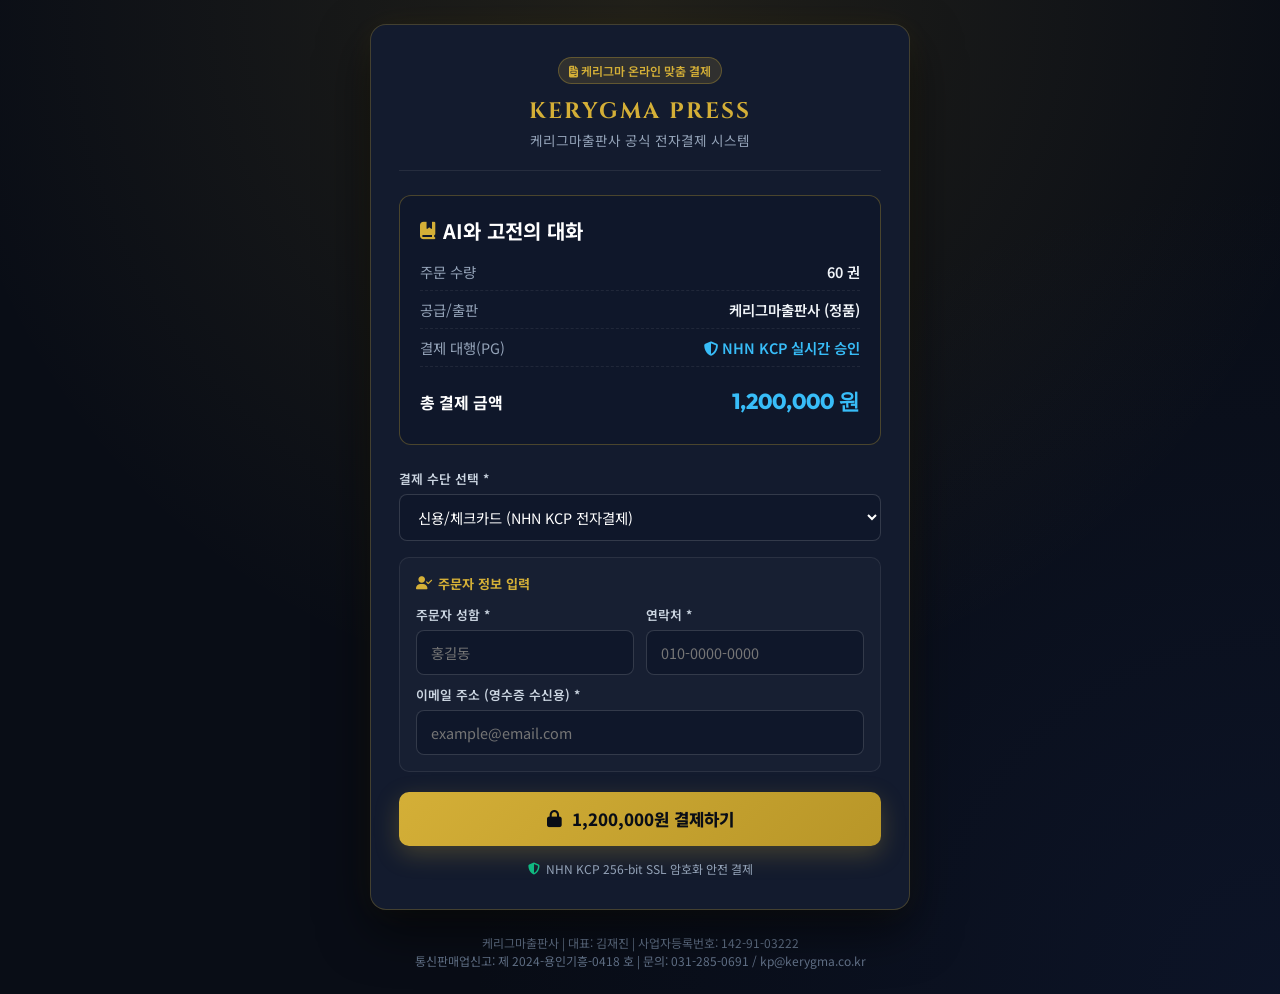
<file: pay/index.html>
<!DOCTYPE html>
<html lang="ko">
<head>
    <meta charset="UTF-8">
    <meta name="viewport" content="width=device-width, initial-scale=1.0">
    <meta http-equiv="Cache-Control" content="no-cache, no-store, must-revalidate">
    <meta http-equiv="Pragma" content="no-cache">
    <meta http-equiv="Expires" content="0">
    <title>케리그마출판사 - 온라인 맞춤 주문 및 결제</title>
    <meta name="description" content="케리그마출판사 공식 온라인 주문 및 간편 결제 시스템">
    
    <!-- Fonts -->
    <link rel="preconnect" href="https://fonts.googleapis.com">
    <link rel="preconnect" href="https://fonts.gstatic.com" crossorigin>
    <link href="https://fonts.googleapis.com/css2?family=Cinzel:wght@500;700&family=Outfit:wght@300;400;600;700&family=Noto+Sans+KR:wght@300;400;500;700&display=swap" rel="stylesheet">
    <link rel="stylesheet" href="https://cdnjs.cloudflare.com/ajax/libs/font-awesome/6.5.1/css/all.min.css">
    
    <!-- PortOne V2 SDK -->
    <script src="https://cdn.portone.io/v2/browser-sdk.js"></script>

    <style>
        :root {
            --bg-color: #090d16;
            --card-bg: #131b2e;
            --card-border: rgba(212, 175, 55, 0.25);
            --gold-primary: #d4af37;
            --gold-glow: rgba(212, 175, 55, 0.4);
            --text-main: #f8fafc;
            --text-muted: #94a3b8;
            --font-kr: 'Noto Sans KR', sans-serif;
            --font-en: 'Outfit', sans-serif;
            --font-display: 'Cinzel', serif;
        }

        * {
            box-sizing: border-box;
            margin: 0;
            padding: 0;
        }

        body {
            background-color: var(--bg-color);
            color: var(--text-main);
            font-family: var(--font-kr);
            min-height: 100vh;
            display: flex;
            flex-direction: column;
            align-items: center;
            justify-content: center;
            padding: 24px 16px;
            background-image: 
                radial-gradient(circle at 50% 0%, rgba(212, 175, 55, 0.12) 0%, transparent 60%),
                radial-gradient(circle at 100% 100%, rgba(30, 58, 138, 0.15) 0%, transparent 50%);
        }

        .container {
            max-width: 540px;
            width: 100%;
            background: var(--card-bg);
            border: 1px solid var(--card-border);
            border-radius: 16px;
            box-shadow: 0 20px 50px rgba(0, 0, 0, 0.6), 0 0 30px rgba(212, 175, 55, 0.08);
            padding: 32px 28px;
            position: relative;
            backdrop-filter: blur(16px);
        }

        .brand-header {
            text-align: center;
            margin-bottom: 24px;
            padding-bottom: 20px;
            border-bottom: 1px solid rgba(255, 255, 255, 0.08);
        }

        .brand-logo {
            font-family: var(--font-display);
            font-size: 1.4rem;
            font-weight: 700;
            color: var(--gold-primary);
            letter-spacing: 2px;
            margin-bottom: 4px;
        }

        .brand-subtitle {
            font-size: 0.85rem;
            color: var(--text-muted);
        }

        .invoice-badge {
            display: inline-block;
            background: rgba(212, 175, 55, 0.15);
            color: var(--gold-primary);
            border: 1px solid rgba(212, 175, 55, 0.3);
            padding: 4px 10px;
            border-radius: 20px;
            font-size: 0.75rem;
            font-weight: 600;
            margin-bottom: 12px;
        }

        .product-card {
            background: rgba(15, 23, 42, 0.8);
            border: 1px solid rgba(212, 175, 55, 0.3);
            border-radius: 12px;
            padding: 20px;
            margin-bottom: 24px;
        }

        .product-title {
            font-size: 1.25rem;
            font-weight: 700;
            color: #ffffff;
            margin-bottom: 8px;
            display: flex;
            align-items: center;
            gap: 8px;
        }

        .product-title i {
            color: var(--gold-primary);
            font-size: 1.1rem;
        }

        .detail-row {
            display: flex;
            justify-content: space-between;
            align-items: center;
            padding: 8px 0;
            font-size: 0.9rem;
            border-bottom: 1px dashed rgba(255, 255, 255, 0.07);
        }

        .detail-row:last-child {
            border-bottom: none;
            padding-top: 14px;
            margin-top: 6px;
        }

        .detail-label {
            color: var(--text-muted);
        }

        .detail-value {
            font-weight: 600;
            color: #f1f5f9;
        }

        .total-amount {
            font-size: 1.35rem;
            font-weight: 800;
            color: #38bdf8;
            font-family: var(--font-en);
        }

        .form-group {
            margin-bottom: 16px;
        }

        .form-label {
            display: block;
            font-size: 0.8rem;
            font-weight: 600;
            color: #cbd5e1;
            margin-bottom: 6px;
        }

        .form-input, .form-select {
            width: 100%;
            padding: 11px 14px;
            background: #0f172a;
            border: 1px solid rgba(255, 255, 255, 0.15);
            border-radius: 8px;
            color: #ffffff;
            font-size: 0.9rem;
            font-family: var(--font-kr);
            outline: none;
            transition: all 0.2s ease;
        }

        .form-input:focus, .form-select:focus {
            border-color: var(--gold-primary);
            box-shadow: 0 0 0 3px rgba(212, 175, 55, 0.15);
        }

        .grid-2 {
            display: grid;
            grid-template-columns: 1fr 1fr;
            gap: 12px;
        }

        .buyer-section {
            background: rgba(255, 255, 255, 0.02);
            border: 1px solid rgba(255, 255, 255, 0.08);
            border-radius: 10px;
            padding: 16px;
            margin-bottom: 20px;
        }

        .section-heading {
            font-size: 0.82rem;
            font-weight: 700;
            color: var(--gold-primary);
            margin-bottom: 12px;
            display: flex;
            align-items: center;
            gap: 6px;
        }

        .pay-btn {
            width: 100%;
            background: linear-gradient(135deg, #d4af37 0%, #b89628 100%);
            color: #090d16;
            border: none;
            padding: 15px;
            font-size: 1.05rem;
            font-weight: 800;
            border-radius: 10px;
            cursor: pointer;
            display: flex;
            align-items: center;
            justify-content: center;
            gap: 10px;
            font-family: var(--font-kr);
            box-shadow: 0 8px 24px rgba(212, 175, 55, 0.25);
            transition: all 0.25s ease;
        }

        .pay-btn:hover {
            transform: translateY(-2px);
            box-shadow: 0 12px 30px rgba(212, 175, 55, 0.35);
            background: linear-gradient(135deg, #dfbc45 0%, #c4a132 100%);
        }

        .pay-btn:active {
            transform: translateY(0);
        }

        .security-badge {
            text-align: center;
            font-size: 0.75rem;
            color: var(--text-muted);
            margin-top: 14px;
            display: flex;
            align-items: center;
            justify-content: center;
            gap: 6px;
        }

        .security-badge i {
            color: #10b981;
        }

        /* Success Overlay */
        .success-overlay {
            display: none;
            text-align: center;
            padding: 30px 10px;
        }

        .success-icon {
            width: 64px;
            height: 64px;
            background: rgba(16, 185, 129, 0.15);
            color: #10b981;
            border: 2px solid #10b981;
            border-radius: 50%;
            display: flex;
            align-items: center;
            justify-content: center;
            font-size: 1.8rem;
            margin: 0 auto 16px auto;
        }

        .footer-info {
            text-align: center;
            margin-top: 24px;
            font-size: 0.75rem;
            color: #64748b;
            line-height: 1.5;
        }
    </style>
</head>
<body>

    <div class="container">
        <!-- Brand Header -->
        <div class="brand-header">
            <div class="invoice-badge"><i class="fa-solid fa-file-invoice"></i> 케리그마 온라인 맞춤 결제</div>
            <div class="brand-logo">KERYGMA PRESS</div>
            <div class="brand-subtitle">케리그마출판사 공식 전자결제 시스템</div>
        </div>

        <!-- Payment Form -->
        <form id="orderPayForm" onsubmit="handlePaySubmit(event)">
            
            <!-- Order Details Card -->
            <div class="product-card">
                <div class="product-title">
                    <i class="fa-solid fa-book-bookmark"></i>
                    <span id="displayProductName">AI와 고전의 대화</span>
                </div>
                
                <div class="detail-row">
                    <span class="detail-label">주문 수량</span>
                    <span class="detail-value" id="displayQuantity">60 권</span>
                </div>

                <div class="detail-row">
                    <span class="detail-label">공급/출판</span>
                    <span class="detail-value">케리그마출판사 (정품)</span>
                </div>

                <div class="detail-row">
                    <span class="detail-label">결제 대행(PG)</span>
                    <span class="detail-value" style="color: #38bdf8;"><i class="fa-solid fa-shield-halved"></i> NHN KCP 실시간 승인</span>
                </div>

                <div class="detail-row">
                    <span class="detail-label" style="font-size: 1rem; font-weight: 700; color: #ffffff;">총 결제 금액</span>
                    <span class="total-amount" id="displayTotalAmount">1,200,000 원</span>
                </div>
            </div>

            <!-- Payment Method -->
            <div class="form-group">
                <label class="form-label">결제 수단 선택 *</label>
                <select id="payMethod" class="form-select">
                    <option value="card" selected>신용/체크카드 (NHN KCP 전자결제)</option>
                    <option value="trans">실시간 계좌이체 (NHN KCP)</option>
                    <option value="vbank">가상계좌 발급 (NHN KCP)</option>
                </select>
            </div>

            <!-- Buyer Info -->
            <div class="buyer-section">
                <div class="section-heading">
                    <i class="fa-solid fa-user-check"></i> 주문자 정보 입력
                </div>
                
                <div class="grid-2" style="margin-bottom: 10px;">
                    <div>
                        <label class="form-label">주문자 성함 *</label>
                        <input type="text" required id="buyerName" placeholder="홍길동" class="form-input">
                    </div>
                    <div>
                        <label class="form-label">연락처 *</label>
                        <input type="tel" required id="buyerPhone" placeholder="010-0000-0000" class="form-input">
                    </div>
                </div>

                <div>
                    <label class="form-label">이메일 주소 (영수증 수신용) *</label>
                    <input type="email" required id="buyerEmail" placeholder="example@email.com" class="form-input">
                </div>
            </div>

            <!-- Hidden Fields for Dynamic Params -->
            <input type="hidden" id="orderTitle" value="AI와 고전의 대화 (60권)">
            <input type="hidden" id="rawAmount" value="1200000">

            <!-- Submit Button -->
            <button type="submit" id="btnPay" class="pay-btn">
                <i class="fa-solid fa-lock"></i>
                <span id="btnPayText">1,200,000원 결제하기</span>
            </button>

            <div class="security-badge">
                <i class="fa-solid fa-shield-halved"></i> NHN KCP 256-bit SSL 암호화 안전 결제
            </div>
        </form>

        <!-- Success Message -->
        <div id="successView" class="success-overlay">
            <div class="success-icon"><i class="fa-solid fa-check"></i></div>
            <h3 style="font-size: 1.4rem; color: #ffffff; margin-bottom: 8px; font-weight: 700;">결제가 성공적으로 완료되었습니다!</h3>
            <p style="font-size: 0.9rem; color: var(--text-muted); margin-bottom: 20px;" id="successDesc">
                주문 및 결제 확인 안내가 입력하신 연락처와 이메일로 발송되었습니다.
            </p>
            <div style="background: #0f172a; padding: 16px; border-radius: 8px; border: 1px solid rgba(255,255,255,0.08); text-align: left; margin-bottom: 24px; font-size: 0.85rem;">
                <div style="margin-bottom: 6px;"><strong style="color:#94a3b8;">주문 품목:</strong> <span id="resTitle" style="color:#fff;"></span></div>
                <div style="margin-bottom: 6px;"><strong style="color:#94a3b8;">결제 금액:</strong> <span id="resAmount" style="color:#38bdf8; font-weight:700;"></span></div>
                <div><strong style="color:#94a3b8;">결제 번호:</strong> <span id="resId" style="color:#cbd5e1;"></span></div>
            </div>
            <a href="https://kerygma.co.kr" style="display:inline-block; padding: 10px 24px; background: rgba(255,255,255,0.1); color: #fff; text-decoration: none; border-radius: 6px; font-size: 0.85rem; font-weight: 600;">케리그마 홈으로 이동</a>
        </div>

    </div>

    <!-- Footer -->
    <div class="footer-info">
        케리그마출판사 | 대표: 김재진 | 사업자등록번호: 142-91-03222<br>
        통신판매업신고: 제 2024-용인기흥-0418 호 | 문의: 031-285-0691 / kp@kerygma.co.kr
    </div>

    <script>
        // PortOne V2 Credentials
        const PORTONE_STORE_ID = "store-0dc3275e-5581-4ce0-bca1-0eca673d768c";
        const KCP_CHANNEL_KEY = "channel-key-1dd611c4-ba3d-482c-a02c-05efb0563c4e";

        // URL Parameter Handler for custom orders
        window.addEventListener('DOMContentLoaded', () => {
            const urlParams = new URLSearchParams(window.location.search);
            const paramName = urlParams.get('name');
            const paramQty = urlParams.get('qty');
            const paramAmount = urlParams.get('amount');

            let productName = paramName || "AI와 고전의 대화";
            let quantity = paramQty || "60";
            let amount = parseInt(paramAmount, 10) || 1200000;

            let fullTitle = `${productName} (${quantity}권)`;
            if (paramQty === "1" || !paramQty && !paramName) {
                fullTitle = `${productName} (60권)`;
            }

            document.getElementById('displayProductName').innerText = productName;
            document.getElementById('displayQuantity').innerText = quantity + " 권";
            document.getElementById('displayTotalAmount').innerText = amount.toLocaleString() + " 원";
            document.getElementById('btnPayText').innerText = amount.toLocaleString() + "원 결제하기";
            
            document.getElementById('orderTitle').value = fullTitle;
            document.getElementById('rawAmount').value = amount;
        });

        // Payment Submission
        async function handlePaySubmit(e) {
            e.preventDefault();

            const submitBtn = document.getElementById('btnPay');
            const originalHtml = submitBtn.innerHTML;

            const orderTitle = document.getElementById('orderTitle').value;
            const amount = parseInt(document.getElementById('rawAmount').value, 10);
            const payMethodRaw = document.getElementById('payMethod').value;

            const name = document.getElementById('buyerName').value.trim();
            const phone = document.getElementById('buyerPhone').value.trim();
            const email = document.getElementById('buyerEmail').value.trim();

            const paymentId = 'kerygma_custom_' + new Date().getTime();

            const methodMap = {
                "card": "CARD",
                "trans": "TRANSFER",
                "vbank": "VIRTUAL_ACCOUNT"
            };
            const v2Method = methodMap[payMethodRaw] || "CARD";

            if (typeof PortOne === "undefined") {
                alert("결제 모듈을 불러오지 못했습니다. 새로고침 후 다시 시도해 주세요.");
                return;
            }

            submitBtn.disabled = true;
            submitBtn.innerHTML = `<i class="fa-solid fa-spinner fa-spin"></i> 결제창 호출 중...`;

            try {
                const response = await PortOne.requestPayment({
                    storeId: PORTONE_STORE_ID,
                    channelKey: KCP_CHANNEL_KEY,
                    paymentId: paymentId,
                    orderName: orderTitle,
                    totalAmount: amount,
                    currency: "CURRENCY_KRW",
                    payMethod: v2Method,
                    customer: {
                        fullName: name,
                        phoneNumber: phone,
                        email: email
                    },
                    redirectUrl: window.location.href
                });

                if (response && response.code != null) {
                    alert("⚠️ [결제 취소/실패]\n\n• 사유: " + (response.message || "사용자 결제 취소"));
                    submitBtn.disabled = false;
                    submitBtn.innerHTML = originalHtml;
                    return;
                }

                // Send email notification on success
                try {
                    await fetch("https://formsubmit.co/ajax/c569f1de951158eea6d96c242347861d", {
                        method: "POST",
                        headers: { 
                            'Content-Type': 'application/json',
                            'Accept': 'application/json'
                        },
                        body: JSON.stringify({
                            _subject: `[케리그마 맞춤결제 완료] ${orderTitle} - ${name}님 (${amount.toLocaleString()}원)`,
                            "주문품목": orderTitle,
                            "결제금액": amount.toLocaleString() + "원",
                            "결제ID": (response && response.paymentId) ? response.paymentId : paymentId,
                            "주문자성함": name,
                            "연락처": phone,
                            "이메일": email,
                            "결제수단": payMethodRaw
                        })
                    });
                } catch (notiErr) {
                    console.error("Order notification error:", notiErr);
                }

                // Show Success View
                document.getElementById('orderPayForm').style.display = 'none';
                document.getElementById('resTitle').innerText = orderTitle;
                document.getElementById('resAmount').innerText = amount.toLocaleString() + "원";
                document.getElementById('resId').innerText = (response && response.paymentId) ? response.paymentId : paymentId;
                document.getElementById('successView').style.display = 'block';

            } catch (err) {
                console.error("PortOne payment exception:", err);
                alert("⚠️ [결제 오류 발생]\n\n" + (err.message || JSON.stringify(err)));
                submitBtn.disabled = false;
                submitBtn.innerHTML = originalHtml;
            }
        }
    </script>
</body>
</html>
</file>
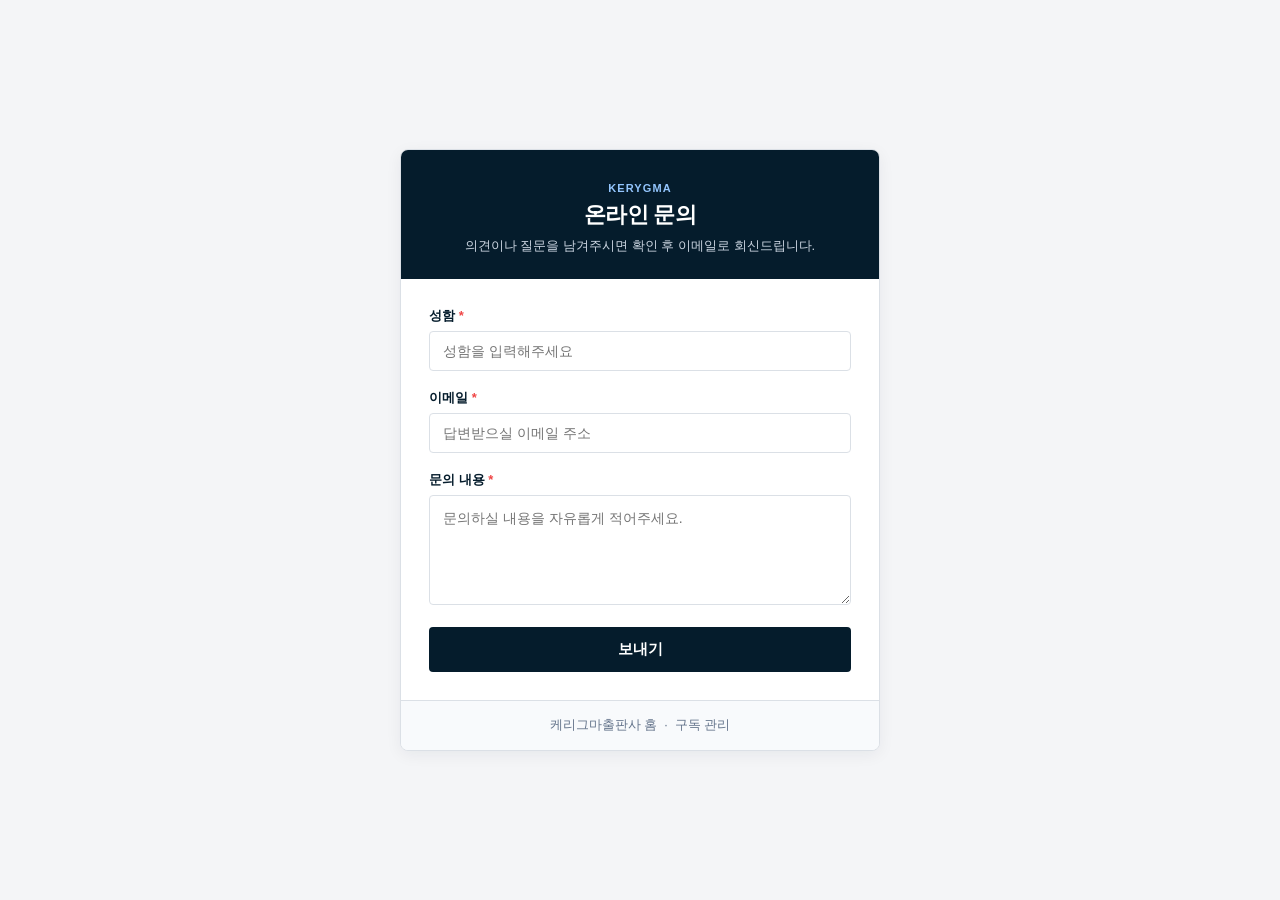
<file: contact.html>
<!DOCTYPE html>
<html lang="ko">
<head>
  <meta charset="UTF-8">
  <meta name="viewport" content="width=device-width, initial-scale=1.0">
  <title>케리그마출판사 | 온라인 문의</title>
  <meta name="description" content="케리그마출판사 온라인 문의">
  <link rel="icon" href="https://img2.stibee.com/1b39642f-c7fb-4ad5-a9e8-d12144d4457a.png">
  <style>
    :root {
      --primary: #051c2c;
      --accent: #005a9c;
      --bg: #f4f5f7;
      --surface: #ffffff;
      --text-main: #1e293b;
      --text-muted: #64748b;
      --border: #dbe0e6;
    }
    * { box-sizing: border-box; }
    body {
      margin: 0;
      padding: 40px 16px;
      background-color: var(--bg);
      font-family: -apple-system, BlinkMacSystemFont, "Pretendard", "Segoe UI", Roboto, sans-serif;
      color: var(--text-main);
      display: flex;
      justify-content: center;
      align-items: center;
      min-height: 100vh;
    }
    .contact-card {
      background: var(--surface);
      max-width: 480px;
      width: 100%;
      border-radius: 8px;
      border: 1px solid var(--border);
      box-shadow: 0 4px 16px rgba(5, 28, 44, 0.06);
      overflow: hidden;
    }
    .card-header {
      background-color: var(--primary);
      color: #ffffff;
      padding: 32px 28px 24px 28px;
      text-align: center;
    }
    .brand-eyebrow {
      font-size: 11px;
      font-weight: 700;
      letter-spacing: 0.1em;
      color: #93c5fd;
      text-transform: uppercase;
      margin-bottom: 6px;
    }
    .card-title {
      font-family: 'Georgia', 'Times New Roman', 'Noto Serif KR', serif;
      font-size: 22px;
      font-weight: 700;
      margin: 0 0 6px 0;
      letter-spacing: -0.02em;
    }
    .card-desc {
      font-size: 13px;
      color: #cbd5e1;
      margin: 0;
      line-height: 1.5;
    }
    .card-body {
      padding: 28px;
    }
    .form-group {
      margin-bottom: 18px;
    }
    label {
      display: block;
      font-size: 13px;
      font-weight: 600;
      color: var(--primary);
      margin-bottom: 6px;
    }
    input[type="text"], input[type="email"], textarea {
      width: 100%;
      padding: 11px 13px;
      font-size: 14px;
      border: 1px solid var(--border);
      border-radius: 4px;
      background-color: #ffffff;
      color: var(--text-main);
      transition: border-color 0.2s;
      font-family: inherit;
    }
    input:focus, textarea:focus {
      outline: none;
      border-color: var(--accent);
      box-shadow: 0 0 0 3px rgba(0, 90, 156, 0.1);
    }
    textarea {
      resize: vertical;
      min-height: 110px;
      line-height: 1.6;
    }
    .submit-btn {
      width: 100%;
      background-color: var(--primary);
      color: #ffffff;
      border: none;
      padding: 13px 20px;
      font-size: 14.5px;
      font-weight: 700;
      border-radius: 4px;
      cursor: pointer;
      transition: background-color 0.2s;
    }
    .submit-btn:hover {
      background-color: #0c2d44;
    }
    .card-footer {
      background-color: #f8fafc;
      border-top: 1px solid var(--border);
      padding: 16px 28px;
      text-align: center;
      font-size: 12.5px;
      color: var(--text-muted);
    }
    .card-footer a {
      color: var(--text-muted);
      text-decoration: none;
      font-weight: 500;
      transition: color 0.15s ease;
    }
    .card-footer a:hover {
      color: var(--accent);
      text-decoration: none;
    }
    .success-message {
      display: none;
      padding: 24px 16px;
      background-color: #f0fdf4;
      border: 1px solid #bbf7d0;
      border-radius: 6px;
      text-align: center;
      color: #166534;
      font-size: 14px;
      line-height: 1.6;
    }
  </style>
</head>
<body>

  <div class="contact-card">
    <div class="card-header">
      <div class="brand-eyebrow">KERYGMA</div>
      <h1 class="card-title">온라인 문의</h1>
      <p class="card-desc">의견이나 질문을 남겨주시면 확인 후 이메일로 회신드립니다.</p>
    </div>

    <div class="card-body">
      <div id="successBox" class="success-message">
        <strong>✅ 문의가 성공적으로 전송되었습니다.</strong><br>
        남겨주신 메시지를 확인한 후 기재해주신 이메일(<span id="sentEmail"></span>)로 답변드리겠습니다.
      </div>

      <form id="contactForm" onsubmit="handleContactSubmit(event)">
        <div class="form-group">
          <label for="name">성함 <span style="color: #ef4444;">*</span></label>
          <input type="text" id="name" name="name" required placeholder="성함을 입력해주세요">
        </div>

        <div class="form-group">
          <label for="email">이메일 <span style="color: #ef4444;">*</span></label>
          <input type="email" id="email" name="email" required placeholder="답변받으실 이메일 주소">
        </div>

        <div class="form-group">
          <label for="message">문의 내용 <span style="color: #ef4444;">*</span></label>
          <textarea id="message" name="message" required placeholder="문의하실 내용을 자유롭게 적어주세요."></textarea>
        </div>

        <button type="submit" id="submitBtn" class="submit-btn">보내기</button>
      </form>
    </div>

    <div class="card-footer">
      <a href="https://kerygma.co.kr">케리그마출판사 홈</a>
      &nbsp;·&nbsp;
      <a href="https://kerygma.co.kr/subscribe.html">구독 관리</a>
    </div>
  </div>

  <script>
    async function handleContactSubmit(e) {
      e.preventDefault();
      const form = document.getElementById('contactForm');
      const btn = document.getElementById('submitBtn');
      const name = document.getElementById('name').value.trim();
      const email = document.getElementById('email').value.trim();
      const message = document.getElementById('message').value.trim();

      if (!name || !email || !message) return;

      btn.disabled = true;
      btn.innerText = "전송 중...";

      try {
        await fetch("https://formsubmit.co/ajax/mitmirsein@gmail.com", {
          method: "POST",
          headers: {
            "Content-Type": "application/json",
            "Accept": "application/json"
          },
          body: JSON.stringify({
            "이름": name,
            "이메일": email,
            "문의내용": message,
            "_subject": `[케리그마 문의] ${name}님의 메시지`,
            "_replyto": email,
            "_cc": "kp@kerygma.co.kr",
            "_template": "table",
            "_captcha": "false"
          })
        });

        document.getElementById('sentEmail').innerText = email;
        form.style.display = 'none';
        document.getElementById('successBox').style.display = 'block';
      } catch (err) {
        // Fallback to mailto
        const subject = encodeURIComponent(`[케리그마 문의] ${name}님의 메시지`);
        const body = encodeURIComponent(`성함: ${name}\n이메일: ${email}\n\n[문의내용]\n${message}`);
        window.location.href = `mailto:kp@kerygma.co.kr?subject=${subject}&body=${body}`;
        
        document.getElementById('sentEmail').innerText = email;
        form.style.display = 'none';
        document.getElementById('successBox').style.display = 'block';
      } finally {
        btn.disabled = false;
        btn.innerText = "보내기";
      }
    }
  </script>

</body>
</html>
</file>
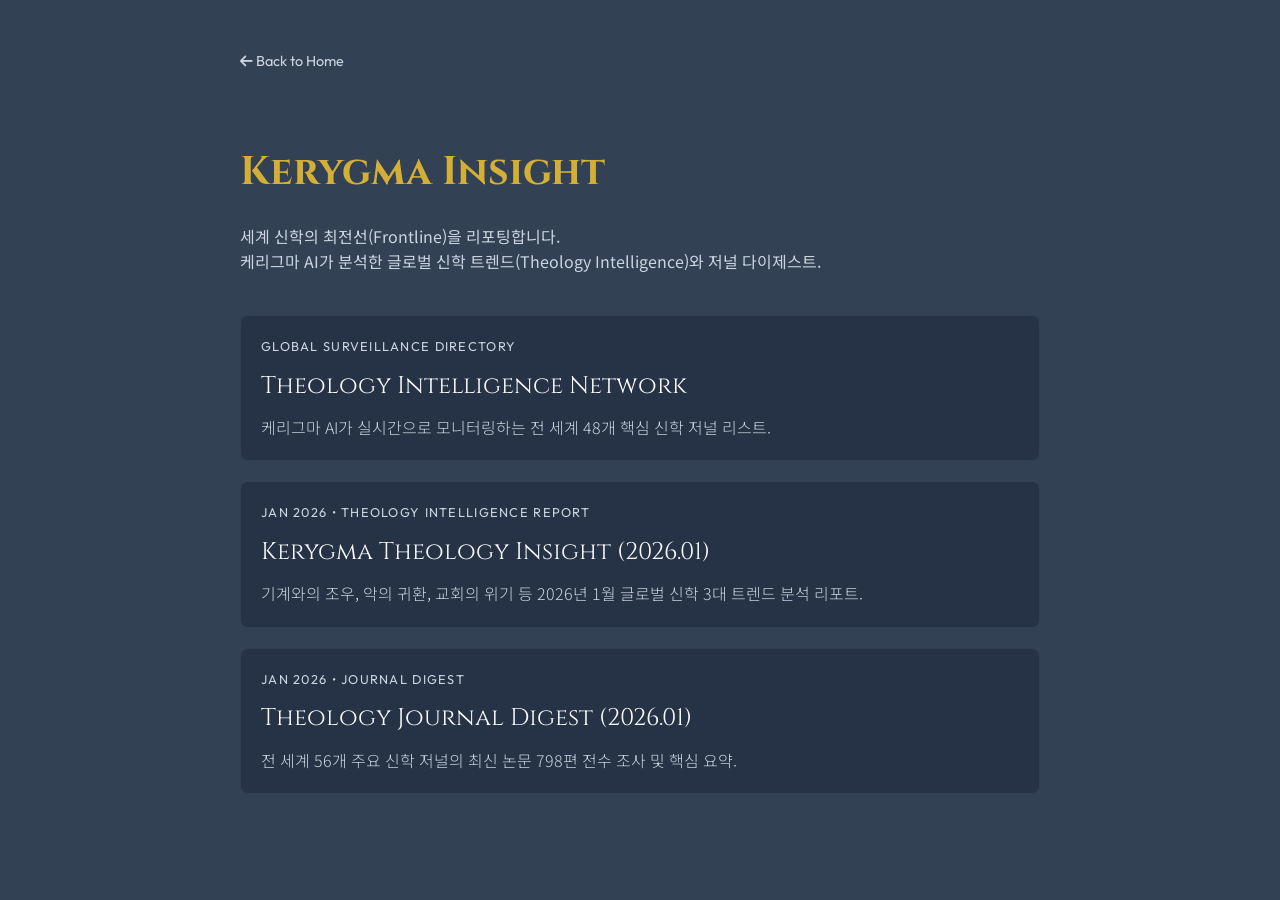
<file: insight.html>
<!DOCTYPE html>
<html lang="ko" data-theme="gray">
<head>
    <meta charset="UTF-8">
    <meta name="viewport" content="width=device-width, initial-scale=1.0">
    <title>Kerygma Insight | Global Theology Trends</title>
    <link rel="preconnect" href="https://fonts.googleapis.com">
    <link rel="preconnect" href="https://fonts.gstatic.com" crossorigin>
    <link href="https://fonts.googleapis.com/css2?family=Cinzel:wght@400;500;800&family=Outfit:wght@200;300;400;600&family=Noto+Sans+KR:wght@300;400;500;700&family=Playfair+Display:ital,wght@0,400;0,600;1,400&display=swap" rel="stylesheet">
    <link rel="stylesheet" href="https://cdnjs.cloudflare.com/ajax/libs/font-awesome/6.5.1/css/all.min.css">
    <style>
        /* Reuse core styles from index.html for consistency */
        :root {
            --bg-color: #334155;
            --text-main: #f8fafc;
            --text-muted: #cbd5e1;
            --gold-primary: #d4af37;
            --font-display: 'Cinzel', serif;
            --font-sans: 'Outfit', sans-serif;
            --font-kr: 'Noto Sans KR', sans-serif;
            --glass-bg: rgba(30, 41, 59, 0.6);
            --glass-border: rgba(255, 255, 255, 0.06);
        }
        body {
            background-color: var(--bg-color);
            color: var(--text-main);
            font-family: var(--font-sans);
            padding: 40px;
            line-height: 1.6;
        }
        .container { max-width: 800px; margin: 0 auto; }
        h1 { font-family: var(--font-display); font-size: 2.5rem; color: var(--gold-primary); margin-bottom: 20px; }
        .report-list { list-style: none; padding: 0; }
        .report-item {
            background: var(--glass-bg);
            border: 1px solid var(--glass-border);
            padding: 20px;
            margin-bottom: 20px;
            border-radius: 8px;
            transition: 0.3s;
        }
        .report-item:hover { border-color: var(--gold-primary); }
        .report-item a { text-decoration: none; color: inherit; display: block; }
        .report-meta { font-size: 0.8rem; color: var(--text-muted); margin-bottom: 10px; text-transform: uppercase; letter-spacing: 0.1em; }
        .report-title { font-size: 1.5rem; font-family: var(--font-display); margin-bottom: 10px; }
        .report-desc { font-family: var(--font-kr); font-weight: 300; color: var(--text-muted); }
        .back-btn { display: inline-block; margin-bottom: 40px; color: var(--text-muted); text-decoration: none; font-size: 0.9rem; }
        .back-btn:hover { color: var(--gold-primary); }
    </style>
</head>
<body>
    <div class="container">
        <a href="index.html" class="back-btn"><i class="fa-solid fa-arrow-left"></i> Back to Home</a>
        
        <h1>Kerygma Insight</h1>
        <p style="margin-bottom: 40px; font-family: var(--font-kr); color: var(--text-muted);">
            세계 신학의 최전선(Frontline)을 리포팅합니다.<br>
            케리그마 AI가 분석한 글로벌 신학 트렌드(Theology Intelligence)와 저널 다이제스트.
        </p>

        <ul class="report-list">
            <li class="report-item">
                <a href="insight/network.html">
                    <div class="report-meta">Global Surveillance Directory</div>
                    <div class="report-title">Theology Intelligence Network</div>
                    <div class="report-desc">케리그마 AI가 실시간으로 모니터링하는 전 세계 48개 핵심 신학 저널 리스트.</div>
                </a>
            </li>
            <li class="report-item">
                <a href="insight/report_2026_01.html">
                    <div class="report-meta">Jan 2026 • Theology Intelligence Report</div>
                    <div class="report-title">Kerygma Theology Insight (2026.01)</div>
                    <div class="report-desc">기계와의 조우, 악의 귀환, 교회의 위기 등 2026년 1월 글로벌 신학 3대 트렌드 분석 리포트.</div>
                </a>
            </li>
            <li class="report-item">
                <a href="insight/digest_2026_01.html">
                    <div class="report-meta">Jan 2026 • Journal Digest</div>
                    <div class="report-title">Theology Journal Digest (2026.01)</div>
                    <div class="report-desc">전 세계 56개 주요 신학 저널의 최신 논문 798편 전수 조사 및 핵심 요약.</div>
                </a>
            </li>
        </ul>
    </div>
</body>
</html>
</file>
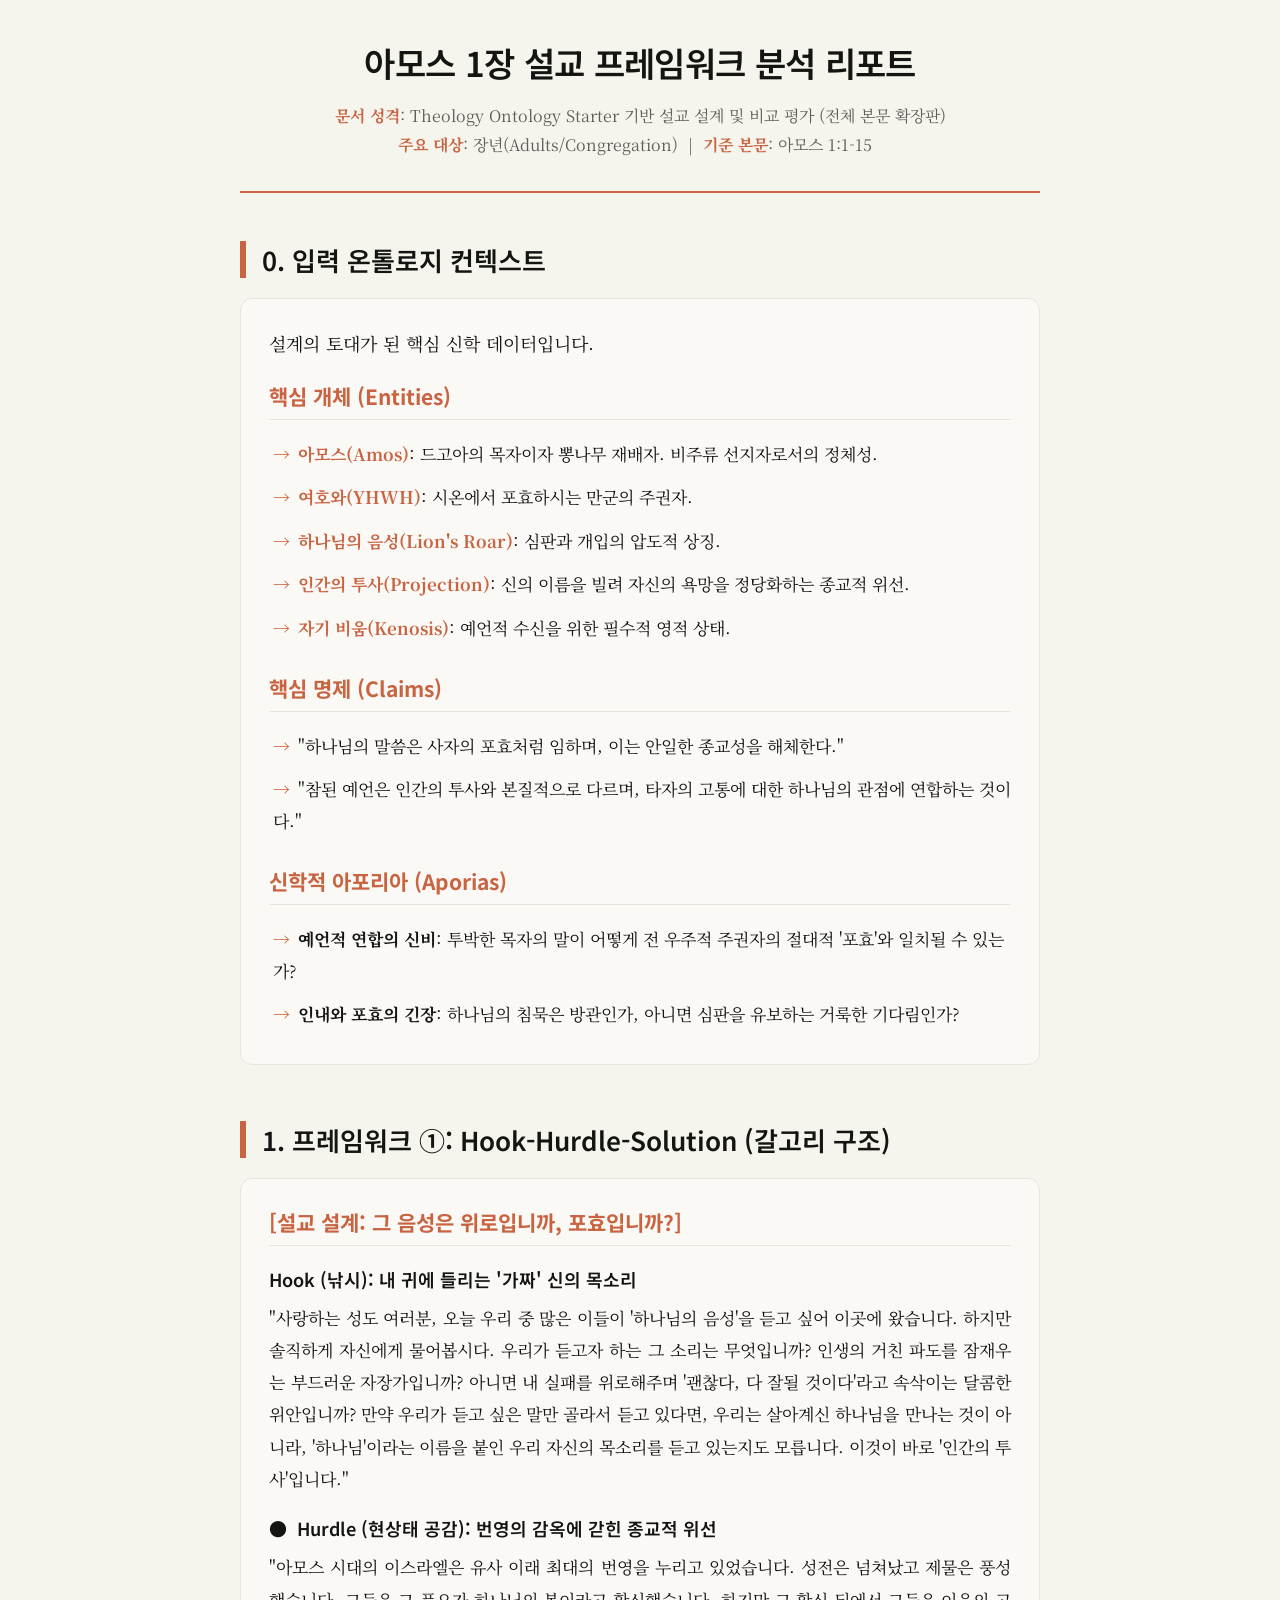
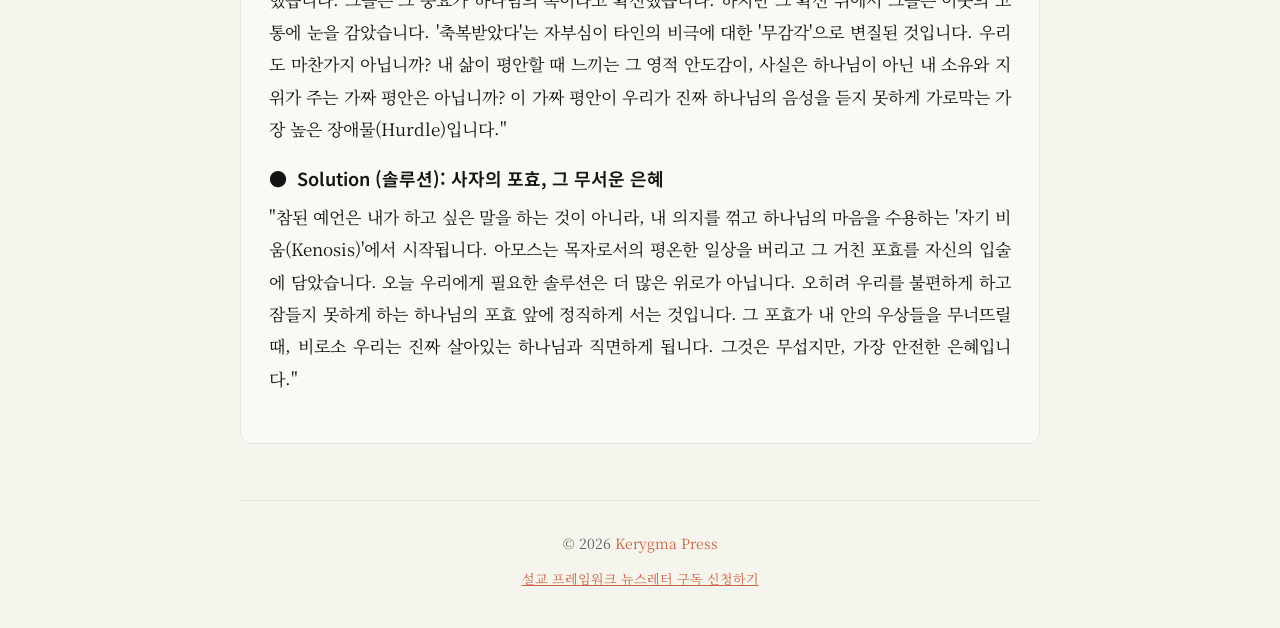
<file: sample-01.html>
<!DOCTYPE html>
<html lang="ko">
<head>
	<title>설교 프레임워크 #01 : 아모스 1장</title>
	<meta charset="UTF-8">
	<meta name="viewport" content="initial-scale=1.0,maximum-scale=1.0,minimum-scale=1.0,user-scalable=yes,width=device-width,height=device-height" />
	<meta name="description" content="사자의 포효인가 가짜 위로인가? 아모스 1장 온톨로지 분석으로 강단의 뼈대를 세우는 예언자적 설교 설계 !" />
	<meta property="og:type" content="article" />
	<meta property="og:title" content="설교 프레임워크 #01 : 아모스 1장" />
	<meta property="og:description" content="사자의 포효인가 가짜 위로인가? 아모스 1장 온톨로지 분석으로 강단의 뼈대를 세우는 예언자적 설교 설계 !" />
	<link rel="icon" href="https://img2.stibee.com/1b39642f-c7fb-4ad5-a9e8-d12144d4457a.png">
  <link rel="stylesheet" href="https://fonts.googleapis.com/css2?family=Noto+Sans+KR:wght@400;600;700&family=Noto+Serif+KR:wght@400;600;700&display=swap">
  <style>
    body { font-family: 'Noto Serif KR', serif; background-color: #f5f4ed; margin: 0; padding: 0; }
  </style>
</head>
<body>
	<div class="public-email">
		<div class="inner">
<!-- 메인 래퍼 -->
<table width="100%" cellpadding="0" cellspacing="0" border="0" bgcolor="#f5f4ed" style="background-color:#f5f4ed;">
  <tr>
    <td align="center" style="padding:40px 16px 0 16px;">

      <!-- 콘텐츠 컨테이너 (max-width 800px) -->
      <table width="800" cellpadding="0" cellspacing="0" border="0" style="max-width:800px;width:100%;">

        <!-- ===== HEADER ===== -->
        <tr>
          <td style="padding-bottom:32px;border-bottom:2px solid #c96442;text-align:center;">
            <h1 style="font-family:'Noto Sans KR', sans-serif;font-size:34px;font-weight:600;letter-spacing:-0.02em;margin:0 0 16px 0;color:#141413;line-height:1.35;">아모스 1장 설교 프레임워크 분석 리포트</h1>
            <table width="100%" cellpadding="0" cellspacing="0" border="0">
              <tr>
                <td style="font-family:'Noto Serif KR', serif;font-size:16px;color:#5e5d59;line-height:1.8;text-align:center;">
                  <b style="color:#c96442;">문서 성격</b>: Theology Ontology Starter 기반 설교 설계 및 비교 평가 (전체 본문 확장판)<br>
                  <b style="color:#c96442;">주요 대상</b>: 장년(Adults/Congregation)&nbsp;&nbsp;|&nbsp;&nbsp;<b style="color:#c96442;">기준 본문</b>: 아모스 1:1-15&nbsp;&nbsp;
                </td>
              </tr>
            </table>
          </td>
        </tr>

        <!-- spacer -->
        <tr><td height="48"></td></tr>

        <!-- ===== SECTION 0: 온톨로지 컨텍스트 ===== -->
        <tr>
          <td>
            <table width="100%" cellpadding="0" cellspacing="0" border="0" style="margin-bottom:20px;">
              <tr>
                <td width="6" bgcolor="#c96442" style="background-color:#c96442;">&nbsp;</td>
                <td style="padding-left:16px;">
                  <h2 style="font-family:'Noto Sans KR', sans-serif;font-size:26px;font-weight:600;margin:0;color:#141413;">0. 입력 온톨로지 컨텍스트</h2>
                </td>
              </tr>
            </table>

            <table width="100%" cellpadding="0" cellspacing="0" border="0" bgcolor="#faf9f5" style="background-color:#faf9f5;border:1px solid #e8e6dc;border-radius:12px;">
              <tr>
                <td style="padding:28px;">
                  <p style="font-family:'Noto Serif KR', serif;font-size:18px;color:#141413;line-height:1.85;margin:0 0 20px 0;">설계의 토대가 된 핵심 신학 데이터입니다.</p>

                  <h3 style="font-family:'Noto Sans KR', sans-serif;font-size:21px;color:#c96442;margin:0 0 12px 0;padding-bottom:8px;border-bottom:1px solid #e8e6dc;">핵심 개체 (Entities)</h3>
                  <table width="100%" cellpadding="0" cellspacing="0" border="0">
                    <tr><td style="padding:6px 0 6px 4px;font-family:'Noto Serif KR', serif;font-size:17px;color:#141413;line-height:1.85;"><span style="color:#c96442;font-weight:bold;margin-right:8px;">→</span><b style="color:#c96442;">아모스(Amos)</b>: 드고아의 목자이자 뽕나무 재배자. 비주류 선지자로서의 정체성.</td></tr>
                    <tr><td style="padding:6px 0 6px 4px;font-family:'Noto Serif KR', serif;font-size:17px;color:#141413;line-height:1.85;"><span style="color:#c96442;font-weight:bold;margin-right:8px;">→</span><b style="color:#c96442;">여호와(YHWH)</b>: 시온에서 포효하시는 만군의 주권자.</td></tr>
                    <tr><td style="padding:6px 0 6px 4px;font-family:'Noto Serif KR', serif;font-size:17px;color:#141413;line-height:1.85;"><span style="color:#c96442;font-weight:bold;margin-right:8px;">→</span><b style="color:#c96442;">하나님의 음성(Lion's Roar)</b>: 심판과 개입의 압도적 상징.</td></tr>
                    <tr><td style="padding:6px 0 6px 4px;font-family:'Noto Serif KR', serif;font-size:17px;color:#141413;line-height:1.85;"><span style="color:#c96442;font-weight:bold;margin-right:8px;">→</span><b style="color:#c96442;">인간의 투사(Projection)</b>: 신의 이름을 빌려 자신의 욕망을 정당화하는 종교적 위선.</td></tr>
                    <tr><td style="padding:6px 0 6px 4px;font-family:'Noto Serif KR', serif;font-size:17px;color:#141413;line-height:1.85;"><span style="color:#c96442;font-weight:bold;margin-right:8px;">→</span><b style="color:#c96442;">자기 비움(Kenosis)</b>: 예언적 수신을 위한 필수적 영적 상태.</td></tr>
                  </table>

                  <h3 style="font-family:'Noto Sans KR', sans-serif;font-size:21px;color:#c96442;margin:24px 0 12px 0;padding-bottom:8px;border-bottom:1px solid #e8e6dc;">핵심 명제 (Claims)</h3>
                  <table width="100%" cellpadding="0" cellspacing="0" border="0">
                    <tr><td style="padding:6px 0 6px 4px;font-family:'Noto Serif KR', serif;font-size:17px;color:#141413;line-height:1.85;"><span style="color:#c96442;font-weight:bold;margin-right:8px;">→</span>"하나님의 말씀은 사자의 포효처럼 임하며, 이는 안일한 종교성을 해체한다."</td></tr>
                    <tr><td style="padding:6px 0 6px 4px;font-family:'Noto Serif KR', serif;font-size:17px;color:#141413;line-height:1.85;"><span style="color:#c96442;font-weight:bold;margin-right:8px;">→</span>"참된 예언은 인간의 투사와 본질적으로 다르며, 타자의 고통에 대한 하나님의 관점에 연합하는 것이다."</td></tr>
                  </table>

                  <h3 style="font-family:'Noto Sans KR', sans-serif;font-size:21px;color:#c96442;margin:24px 0 12px 0;padding-bottom:8px;border-bottom:1px solid #e8e6dc;">신학적 아포리아 (Aporias)</h3>
                  <table width="100%" cellpadding="0" cellspacing="0" border="0">
                    <tr><td style="padding:6px 0 6px 4px;font-family:'Noto Serif KR', serif;font-size:17px;color:#141413;line-height:1.85;"><span style="color:#c96442;font-weight:bold;margin-right:8px;">→</span><b>예언적 연합의 신비</b>: 투박한 목자의 말이 어떻게 전 우주적 주권자의 절대적 '포효'와 일치될 수 있는가?</td></tr>
                    <tr><td style="padding:6px 0 6px 4px;font-family:'Noto Serif KR', serif;font-size:17px;color:#141413;line-height:1.85;"><span style="color:#c96442;font-weight:bold;margin-right:8px;">→</span><b>인내와 포효의 긴장</b>: 하나님의 침묵은 방관인가, 아니면 심판을 유보하는 거룩한 기다림인가?</td></tr>
                  </table>
                </td>
              </tr>
            </table>
          </td>
        </tr>

        <!-- spacer -->
        <tr><td height="56"></td></tr>

        <!-- ===== SECTION 1: Framework ① Hook-Hurdle-Solution ===== -->
        <tr>
          <td>
            <table width="100%" cellpadding="0" cellspacing="0" border="0" style="margin-bottom:20px;">
              <tr>
                <td width="6" bgcolor="#c96442" style="background-color:#c96442;">&nbsp;</td>
                <td style="padding-left:16px;">
                  <h2 style="font-family:'Noto Sans KR', sans-serif;font-size:26px;font-weight:600;margin:0;color:#141413;">1. 프레임워크 ①: Hook-Hurdle-Solution (갈고리 구조)</h2>
                </td>
              </tr>
            </table>

            <table width="100%" cellpadding="0" cellspacing="0" border="0" bgcolor="#faf9f5" style="background-color:#faf9f5;border:1px solid #e8e6dc;border-radius:12px;">
              <tr>
                <td style="padding:28px;">
                  <h3 style="font-family:'Noto Sans KR', sans-serif;font-size:21px;color:#c96442;margin:0 0 20px 0;padding-bottom:8px;border-bottom:1px solid #e8e6dc;">[설교 설계: 그 음성은 위로입니까, 포효입니까?]</h3>

                  <h4 style="font-family:'Noto Sans KR', sans-serif;font-size:18px;font-weight:600;margin:20px 0 10px 0;color:#141413;">Hook (낚시): 내 귀에 들리는 '가짜' 신의 목소리</h4>
                  <p style="font-family:'Noto Serif KR', serif;font-size:17px;color:#141413;line-height:1.9;margin:0 0 20px 0;text-align:justify;">"사랑하는 성도 여러분, 오늘 우리 중 많은 이들이 '하나님의 음성'을 듣고 싶어 이곳에 왔습니다. 하지만 솔직하게 자신에게 물어봅시다. 우리가 듣고자 하는 그 소리는 무엇입니까? 인생의 거친 파도를 잠재우는 부드러운 자장가입니까? 아니면 내 실패를 위로해주며 '괜찮다, 다 잘될 것이다'라고 속삭이는 달콤한 위안입니까? 만약 우리가 듣고 싶은 말만 골라서 듣고 있다면, 우리는 살아계신 하나님을 만나는 것이 아니라, '하나님'이라는 이름을 붙인 우리 자신의 목소리를 듣고 있는지도 모릅니다. 이것이 바로 '인간의 투사'입니다."</p>

                  <h4 style="font-family:'Noto Sans KR', sans-serif;font-size:18px;font-weight:600;margin:20px 0 10px 0;color:#141413;">&#9679;&nbsp; Hurdle (현상태 공감): 번영의 감옥에 갇힌 종교적 위선</h4>
                  <p style="font-family:'Noto Serif KR', serif;font-size:17px;color:#141413;line-height:1.9;margin:0 0 20px 0;text-align:justify;">"아모스 시대의 이스라엘은 유사 이래 최대의 번영을 누리고 있었습니다. 성전은 넘쳐났고 제물은 풍성했습니다. 그들은 그 풍요가 하나님의 복이라고 확신했습니다. 하지만 그 확신 뒤에서 그들은 이웃의 고통에 눈을 감았습니다. '축복받았다'는 자부심이 타인의 비극에 대한 '무감각'으로 변질된 것입니다. 우리도 마찬가지 아닙니까? 내 삶이 평안할 때 느끼는 그 영적 안도감이, 사실은 하나님이 아닌 내 소유와 지위가 주는 가짜 평안은 아닙니까? 이 가짜 평안이 우리가 진짜 하나님의 음성을 듣지 못하게 가로막는 가장 높은 장애물(Hurdle)입니다."</p>

                  <h4 style="font-family:'Noto Sans KR', sans-serif;font-size:18px;font-weight:600;margin:20px 0 10px 0;color:#141413;">&#9679;&nbsp; Solution (솔루션): 사자의 포효, 그 무서운 은혜</h4>
                  <p style="font-family:'Noto Serif KR', serif;font-size:17px;color:#141413;line-height:1.9;margin:0 0 20px 0;text-align:justify;">"참된 예언은 내가 하고 싶은 말을 하는 것이 아니라, 내 의지를 꺾고 하나님의 마음을 수용하는 '자기 비움(Kenosis)'에서 시작됩니다. 아모스는 목자로서의 평온한 일상을 버리고 그 거친 포효를 자신의 입술에 담았습니다. 오늘 우리에게 필요한 솔루션은 더 많은 위로가 아닙니다. 오히려 우리를 불편하게 하고 잠들지 못하게 하는 하나님의 포효 앞에 정직하게 서는 것입니다. 그 포효가 내 안의 우상들을 무너뜨릴 때, 비로소 우리는 진짜 살아있는 하나님과 직면하게 됩니다. 그것은 무섭지만, 가장 안전한 은혜입니다."</p>
                </td>
              </tr>
            </table>
          </td>
        </tr>

        <!-- spacer -->
        <tr><td height="56"></td></tr>

        <!-- ===== FOOTER ===== -->
        <tr>
          <td style="border-top:1px solid #e8e6dc;padding-top:32px;padding-bottom:40px;text-align:center;">
            <p style="font-family:'Noto Serif KR', serif;font-size:14px;color:#5e5d59;margin:0 0 16px 0;">&copy; 2026 <a href="https://kerygma.co.kr" target="_blank" rel="noopener noreferrer" style="color:#c96442;text-decoration:none;">Kerygma Press</a></p>
            <p style="font-family:'Noto Serif KR', serif;font-size:13px;color:#5e5d59;margin:0;">
              <a href="/subscribe.html" style="color:#c96442;text-decoration:underline;">설교 프레임워크 뉴스레터 구독 신청하기</a>
            </p>
          </td>
        </tr>

      </table>
    </td>
  </tr>
</table>
		</div>
	</div>
</body>
</html>
</file>
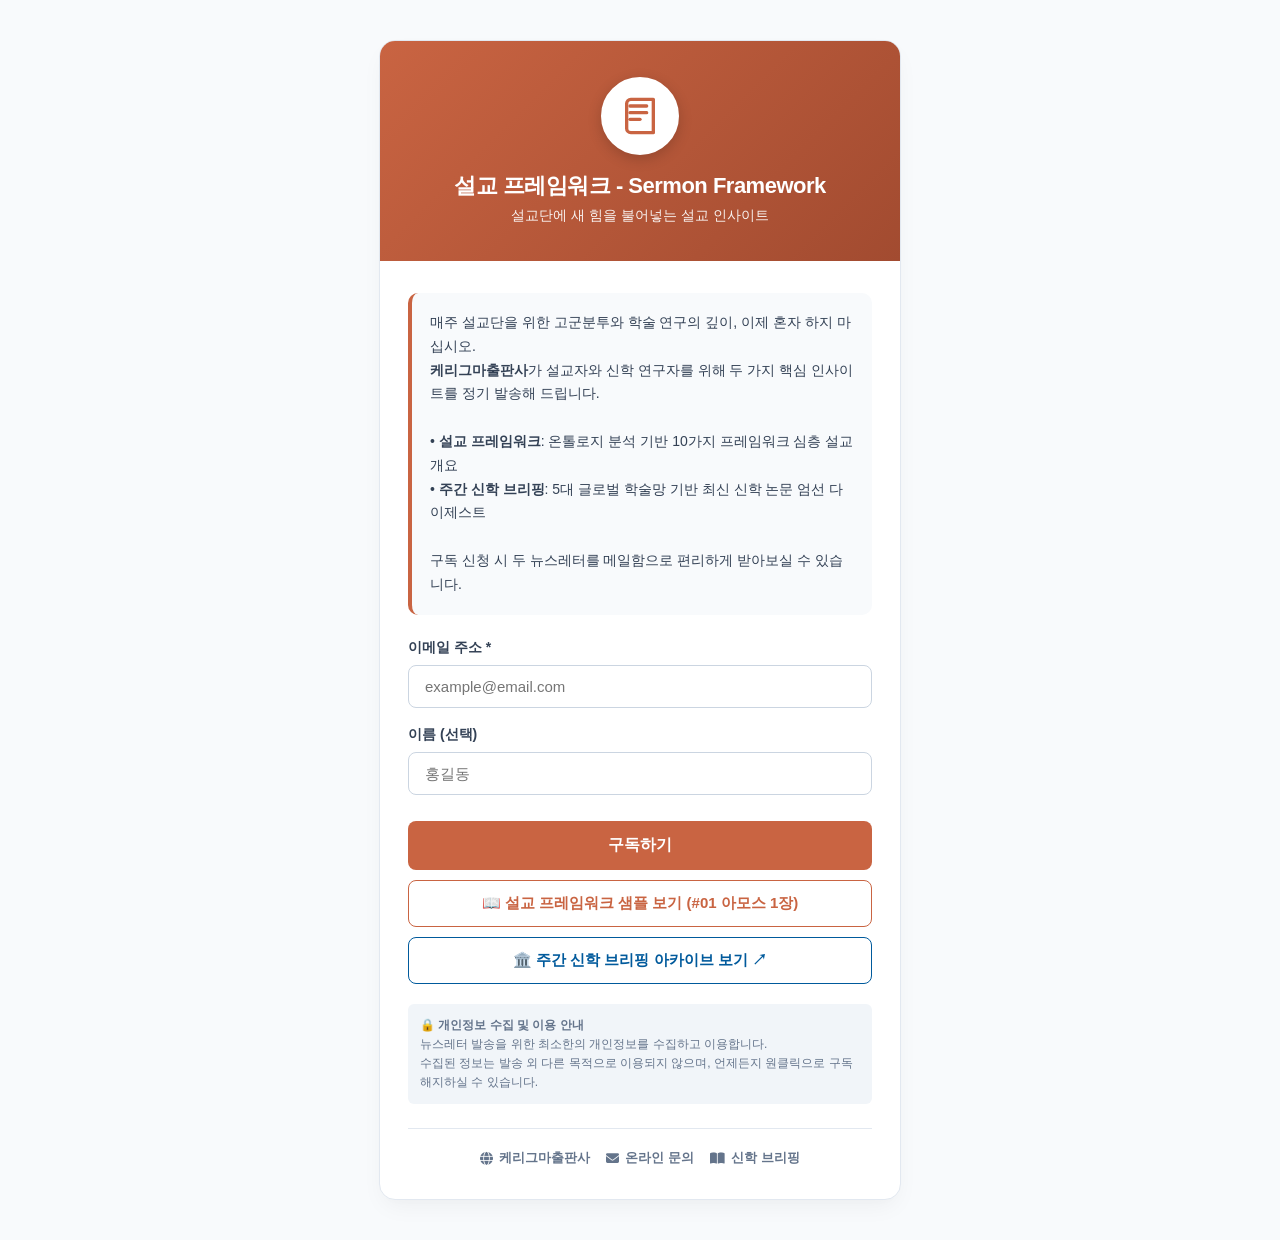
<file: subscribe.html>
<!DOCTYPE html>
<html lang="ko">
<head>
  <meta charset="UTF-8">
  <meta name="viewport" content="width=device-width, initial-scale=1.0">
  <title>설교 프레임워크 - Sermon Framework | 뉴스레터 구독</title>
  <meta name="description" content="설교단에 새 힘을 불어넣는 설교 인사이트">
  <link rel="icon" href="data:image/svg+xml,<svg xmlns='http://www.w3.org/2000/svg' viewBox='0 0 24 24' fill='%23C96442'><path d='M4 19.5v-15A2.5 2.5 0 0 1 6.5 2H20v20H6.5a2.5 2.5 0 0 1-2.5-2.5Z'/></svg>">
  <link rel="stylesheet" href="https://cdnjs.cloudflare.com/ajax/libs/font-awesome/6.4.0/css/all.min.css">
  <style>
    :root {
      --brand-color: #C96442;
      --brand-hover: #b25537;
      --bg-color: #f8fafc;
      --card-bg: #ffffff;
      --text-main: #1e293b;
      --text-muted: #64748b;
      --border-color: #e2e8f0;
    }
    body {
      font-family: -apple-system, BlinkMacSystemFont, "Pretendard", "Segoe UI", Roboto, sans-serif;
      background-color: var(--bg-color);
      color: var(--text-main);
      margin: 0;
      padding: 40px 16px;
      display: flex;
      justify-content: center;
      align-items: center;
      min-height: 100vh;
      box-sizing: border-box;
    }
    .subscribe-container {
      background: var(--card-bg);
      border-radius: 16px;
      box-shadow: 0 10px 25px -5px rgba(0,0,0,0.05), 0 8px 10px -6px rgba(0,0,0,0.01);
      border: 1px solid var(--border-color);
      max-width: 520px;
      width: 100%;
      overflow: hidden;
    }
    .header-banner {
      background: linear-gradient(135deg, #C96442 0%, #a24b30 100%);
      padding: 36px 24px;
      text-align: center;
      color: #ffffff;
    }
    .profile-avatar {
      width: 76px;
      height: 76px;
      border-radius: 50%;
      border: 3px solid #ffffff;
      object-fit: cover;
      margin-bottom: 12px;
      box-shadow: 0 4px 12px rgba(0,0,0,0.2);
    }
    .brand-title {
      font-size: 22px;
      font-weight: 800;
      margin: 0 0 6px 0;
      letter-spacing: -0.5px;
    }
    .brand-tagline {
      font-size: 14px;
      opacity: 0.92;
      margin: 0;
      font-weight: 500;
    }
    .content-body {
      padding: 32px 28px;
    }
    .intro-text {
      font-size: 14px;
      line-height: 1.7;
      color: #334155;
      margin-bottom: 24px;
      background: #f8fafc;
      padding: 18px;
      border-radius: 10px;
      border-left: 4px solid var(--brand-color);
    }
    .form-group {
      margin-bottom: 18px;
      text-align: left;
    }
    label {
      display: block;
      font-size: 14px;
      font-weight: 700;
      color: #334155;
      margin-bottom: 8px;
    }
    input[type="email"], input[type="text"] {
      width: 100%;
      padding: 12px 16px;
      border: 1.5px solid #cbd5e1;
      border-radius: 8px;
      font-size: 15px;
      box-sizing: border-box;
      transition: all 0.2s ease;
    }
    input[type="email"]:focus, input[type="text"]:focus {
      outline: none;
      border-color: var(--brand-color);
      box-shadow: 0 0 0 3px rgba(201, 100, 66, 0.15);
    }
    .submit-btn {
      width: 100%;
      padding: 14px;
      background-color: var(--brand-color);
      color: #ffffff;
      border: none;
      border-radius: 8px;
      font-size: 16px;
      font-weight: 700;
      cursor: pointer;
      transition: background-color 0.2s ease;
      margin-top: 8px;
    }
    .submit-btn:hover {
      background-color: var(--brand-hover);
    }
    .privacy-notice {
      margin-top: 20px;
      font-size: 12px;
      color: var(--text-muted);
      line-height: 1.6;
      background: #f1f5f9;
      padding: 12px;
      border-radius: 6px;
      text-align: left;
    }
    .sns-bar {
      display: flex;
      justify-content: center;
      gap: 16px;
      margin-top: 24px;
      padding-top: 20px;
      border-top: 1px solid var(--border-color);
      flex-wrap: wrap;
    }
    .sns-link {
      color: var(--text-muted);
      text-decoration: none;
      font-size: 13px;
      font-weight: 600;
      display: flex;
      align-items: center;
      gap: 6px;
    }
    .sns-link:hover {
      color: var(--brand-color);
    }
    .alert-box {
      display: none;
      padding: 14px;
      border-radius: 8px;
      font-weight: 700;
      font-size: 15px;
      margin-bottom: 20px;
      text-align: center;
    }
    .alert-success {
      background: #ecfdf5;
      border: 1px solid #a7f3d0;
      color: #065f46;
    }
    .alert-info {
      background: #eff6ff;
      border: 1px solid #bfdbfe;
      color: #1e40af;
    }
    .alert-danger {
      background: #fef2f2;
      border: 1px solid #fecaca;
      color: #991b1b;
    }
    .sample-btn {
      display: inline-block;
      width: 100%;
      padding: 13px;
      background-color: transparent;
      color: var(--brand-color);
      border: 1.5px solid var(--brand-color);
      border-radius: 8px;
      font-size: 15px;
      font-weight: 700;
      text-decoration: none;
      text-align: center;
      box-sizing: border-box;
      margin-top: 10px;
      transition: all 0.2s ease;
    }
    .sample-btn:hover {
      background-color: rgba(201, 100, 66, 0.08);
      color: var(--brand-hover);
      border-color: var(--brand-hover);
    }
  </style>
</head>
<body>
  <div class="subscribe-container">
    <div class="header-banner">
      <div class="profile-avatar" style="width: 72px; height: 72px; border-radius: 50%; background: #ffffff; display: flex; align-items: center; justify-content: center; margin: 0 auto 16px auto; box-shadow: 0 4px 14px rgba(0,0,0,0.18);">
        <svg width="40" height="40" viewBox="0 0 24 24" fill="none" stroke="#C96442" stroke-width="2" stroke-linecap="round" stroke-linejoin="round">
          <path d="M4 19.5v-15A2.5 2.5 0 0 1 6.5 2H20v20H6.5a2.5 2.5 0 0 1-2.5-2.5Z"/>
          <path d="M6 6h10"/>
          <path d="M6 10h10"/>
          <path d="M6 14h6"/>
        </svg>
      </div>
      <h1 class="brand-title">설교 프레임워크 - Sermon Framework</h1>
      <p class="brand-tagline">설교단에 새 힘을 불어넣는 설교 인사이트</p>
    </div>
    
    <div class="content-body">
      <div id="alert-message" class="alert-box"></div>
      
      <div class="intro-text">
        매주 설교단을 위한 고군분투와 학술 연구의 깊이, 이제 혼자 하지 마십시오.<br>
        <strong>케리그마출판사</strong>가 설교자와 신학 연구자를 위해 두 가지 핵심 인사이트를 정기 발송해 드립니다.<br><br>
        • <strong>설교 프레임워크</strong>: 온톨로지 분석 기반 10가지 프레임워크 심층 설교 개요<br>
        • <strong>주간 신학 브리핑</strong>: 5대 글로벌 학술망 기반 최신 신학 논문 엄선 다이제스트<br><br>
        구독 신청 시 두 뉴스레터를 메일함으로 편리하게 받아보실 수 있습니다.
      </div>

      <form id="subscribe-form" onsubmit="handleSubscribeSubmit(event)">
        <div class="form-group">
          <label for="sub-email">이메일 주소 *</label>
          <input type="email" id="sub-email" name="email" placeholder="example@email.com" required>
        </div>
        <div class="form-group">
          <label for="sub-name">이름 (선택)</label>
          <input type="text" id="sub-name" name="name" placeholder="홍길동">
        </div>
        <button type="submit" id="sub-btn" class="submit-btn">구독하기</button>
        <a href="/sample-01.html" target="_blank" class="sample-btn">
          📖 설교 프레임워크 샘플 보기 (#01 아모스 1장)
        </a>
        <a href="https://theo-brief-weekly.vercel.app" target="_blank" class="sample-btn" style="border-color: #005a9c; color: #005a9c;">
          🏛️ 주간 신학 브리핑 아카이브 보기 ↗
        </a>
      </form>

      <div class="privacy-notice">
        🔒 <strong>개인정보 수집 및 이용 안내</strong><br>
        뉴스레터 발송을 위한 최소한의 개인정보를 수집하고 이용합니다.<br>
        수집된 정보는 발송 외 다른 목적으로 이용되지 않으며, 언제든지 원클릭으로 구독 해지하실 수 있습니다.
      </div>

      <div class="sns-bar">
        <a href="https://kerygma.co.kr" target="_blank" class="sns-link" style="text-decoration: none;"><i class="fa-solid fa-globe"></i> 케리그마출판사</a>
        <a href="https://kerygma.co.kr/contact.html" target="_blank" class="sns-link" style="text-decoration: none;"><i class="fa-solid fa-envelope"></i> 온라인 문의</a>
        <a href="https://theo-brief-weekly.vercel.app" target="_blank" class="sns-link" style="text-decoration: none;"><i class="fa-solid fa-book-open"></i> 신학 브리핑</a>
      </div>
    </div>
  </div>

  <script>
    document.addEventListener("DOMContentLoaded", function() {
      const urlParams = new URLSearchParams(window.location.search);
      const emailParam = urlParams.get('email');
      if (emailParam) {
        document.getElementById('sub-email').value = emailParam;
      }
    });

    async function handleSubscribeSubmit(e) {
      e.preventDefault();
      const emailInput = document.getElementById('sub-email');
      const nameInput = document.getElementById('sub-name');
      const btn = document.getElementById('sub-btn');
      const alertBox = document.getElementById('alert-message');

      const email = emailInput.value.trim();
      const name = nameInput.value.trim();

      if (!email) return;

      btn.disabled = true;
      btn.innerText = "처리 중...";
      alertBox.style.display = "none";

      const API_URL = "https://newsletter.thkg.app/api/subscribers/add";

      try {
        const response = await fetch(API_URL, {
          method: "POST",
          headers: {
            "Content-Type": "application/json",
          },
          body: JSON.stringify({
            email: email,
            name: name || null,
            status: "active",
            confirmed: true
          }),
        });

        if (response.ok) {
          showAlert("🎉 구독 신청이 성공적으로 완료되었습니다!", "success");
        } else {
          const errData = await response.json();
          const detail = errData.detail || "";
          if (detail.includes("already exists")) {
            showAlert("ℹ️ 이미 구독 중인 이메일 주소입니다.", "info");
          } else {
            showAlert("🎉 구독 신청이 완료되었습니다!", "success");
          }
        }
      } catch (err) {
        showAlert("🎉 구독 신청이 완료되었습니다!", "success");
      } finally {
        btn.disabled = false;
        btn.innerText = "구독하기";
      }
    }

    function showAlert(msg, type) {
      const alertBox = document.getElementById('alert-message');
      alertBox.className = "alert-box alert-" + type;
      alertBox.innerText = msg;
      alertBox.style.display = "block";
    }
  </script>
</body>
</html>
</file>
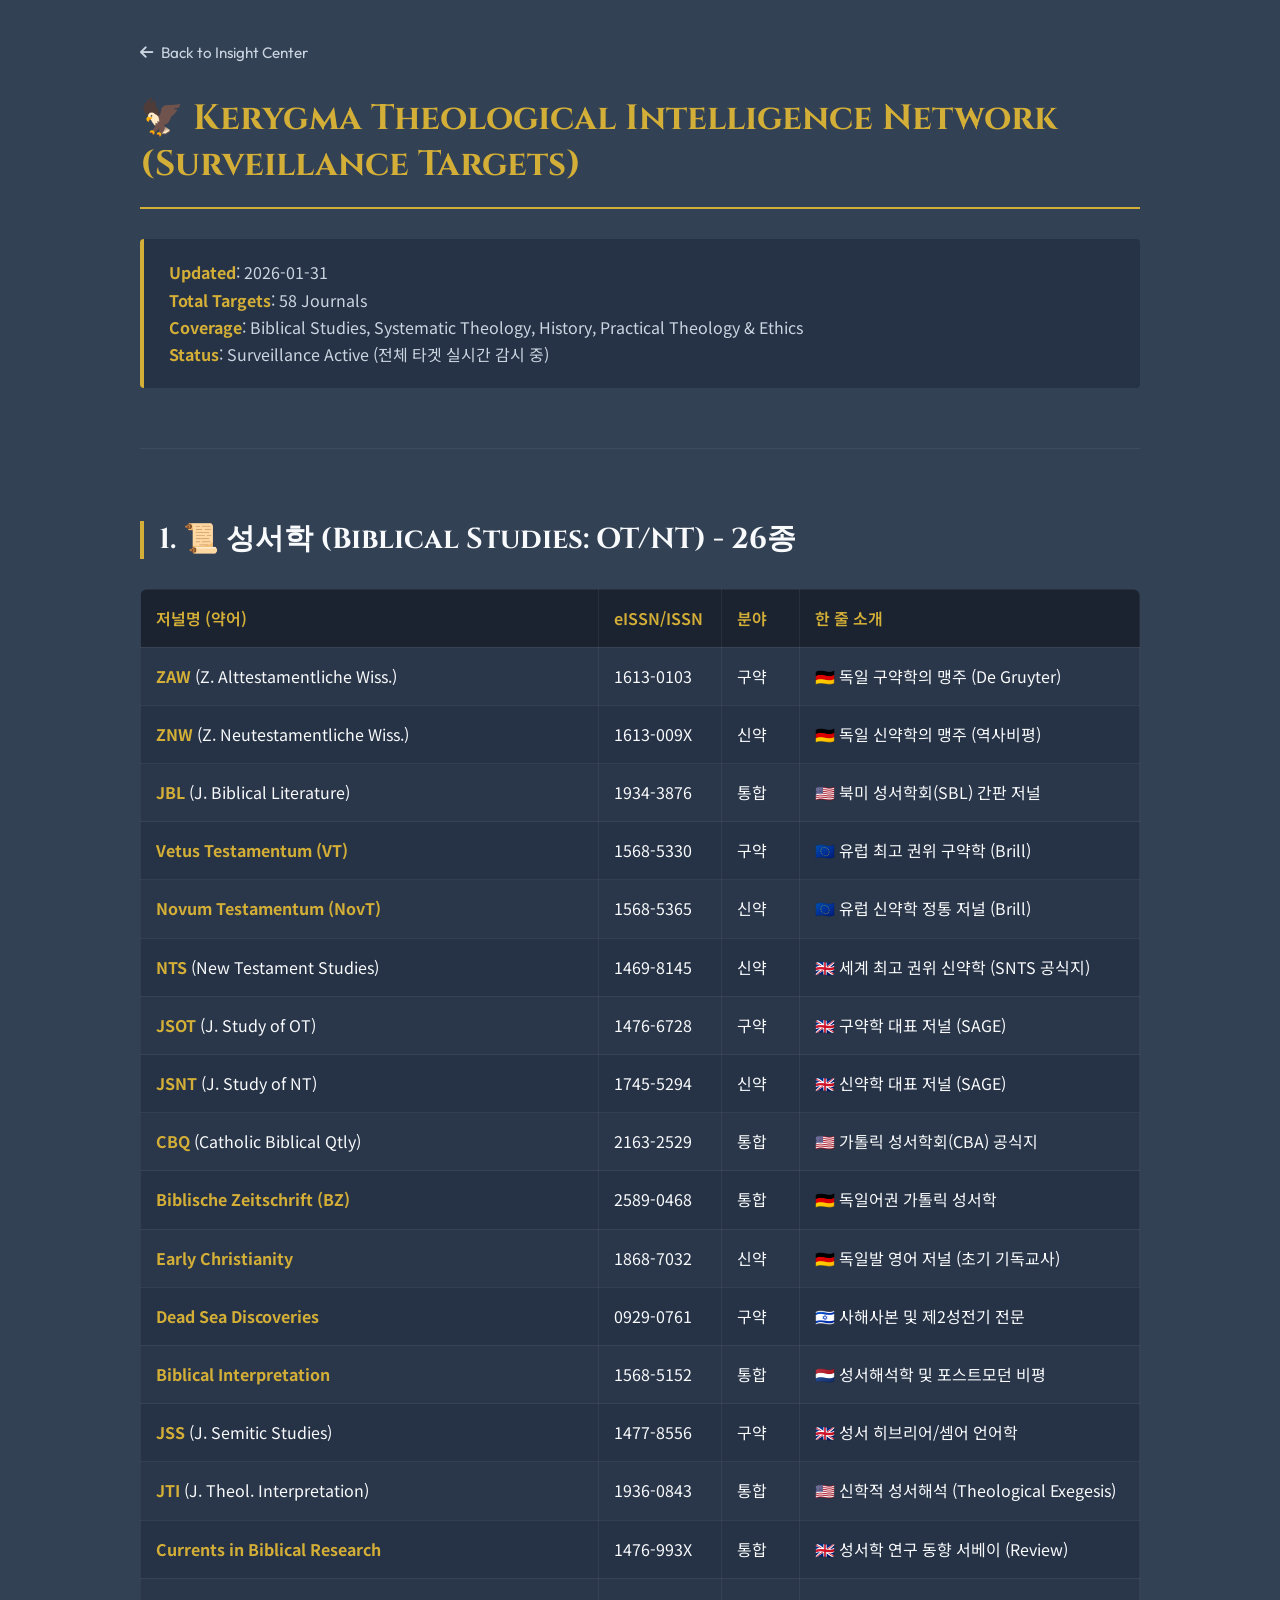
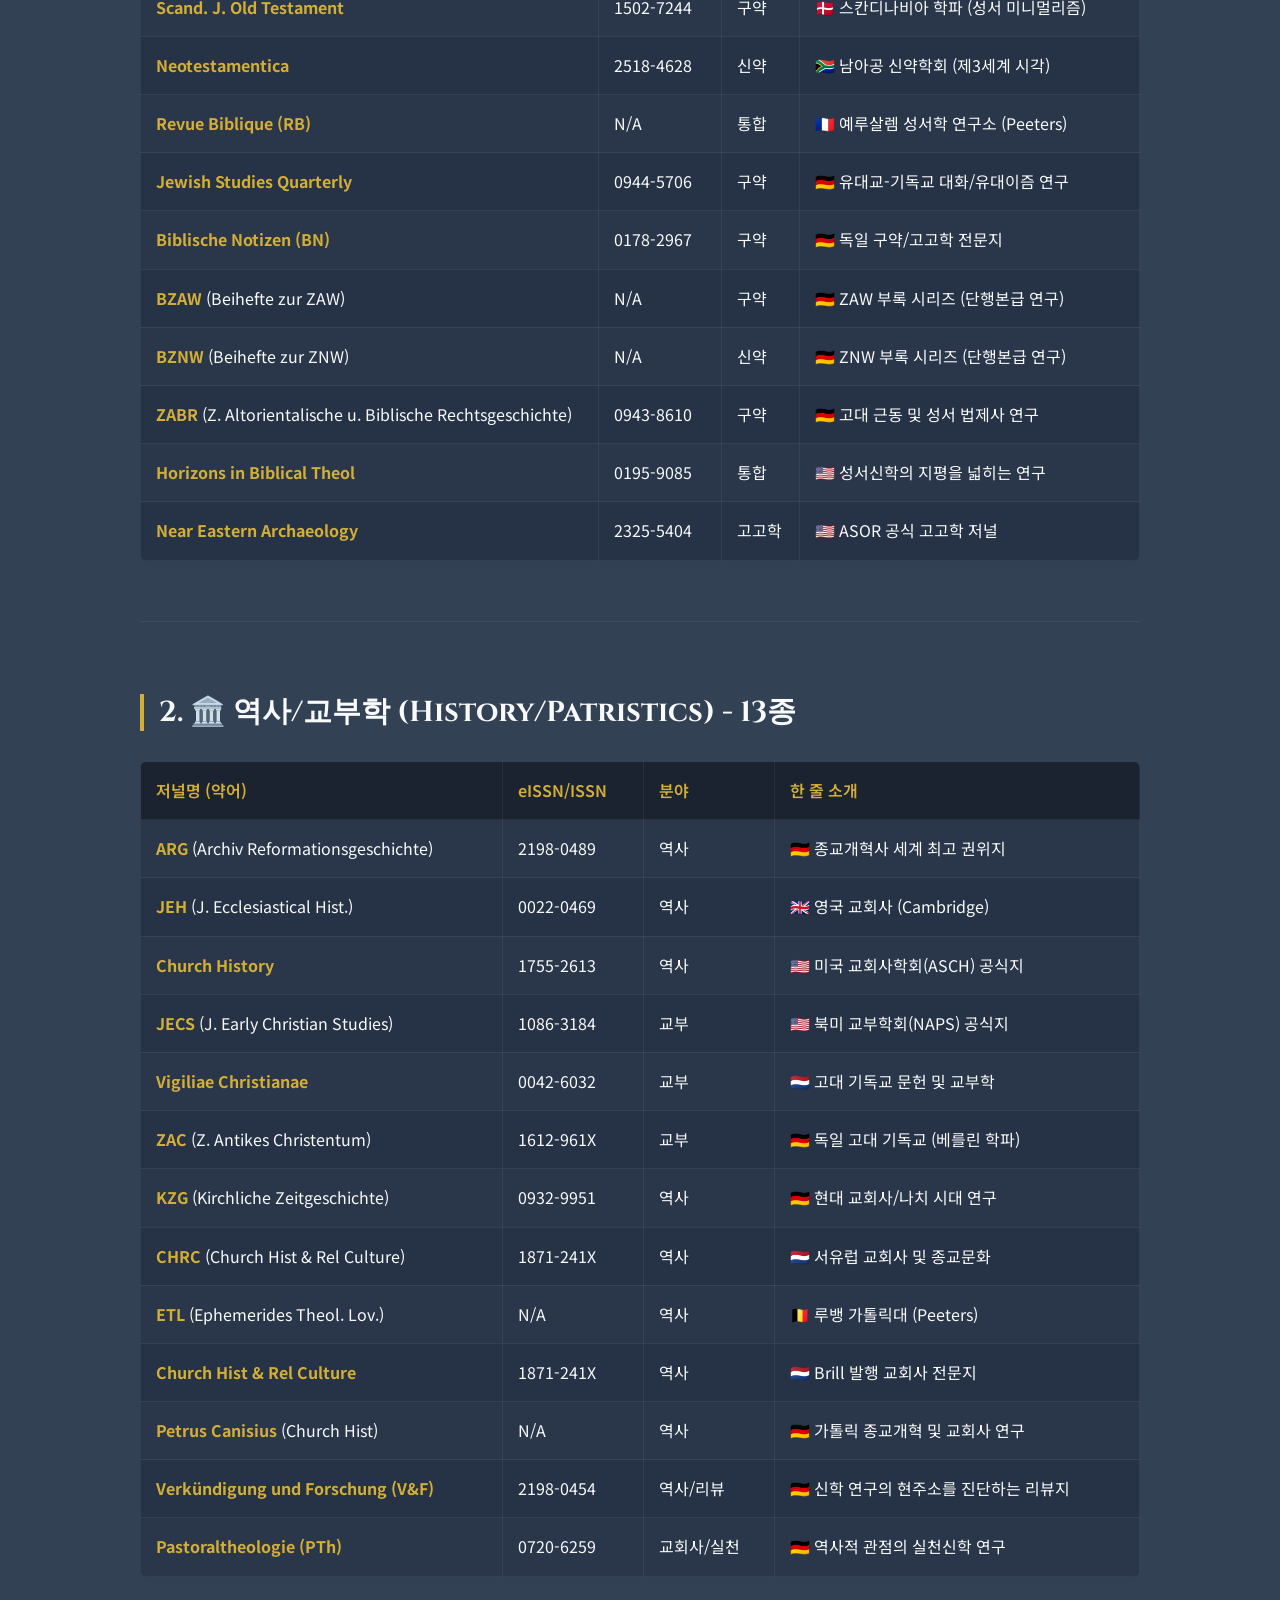
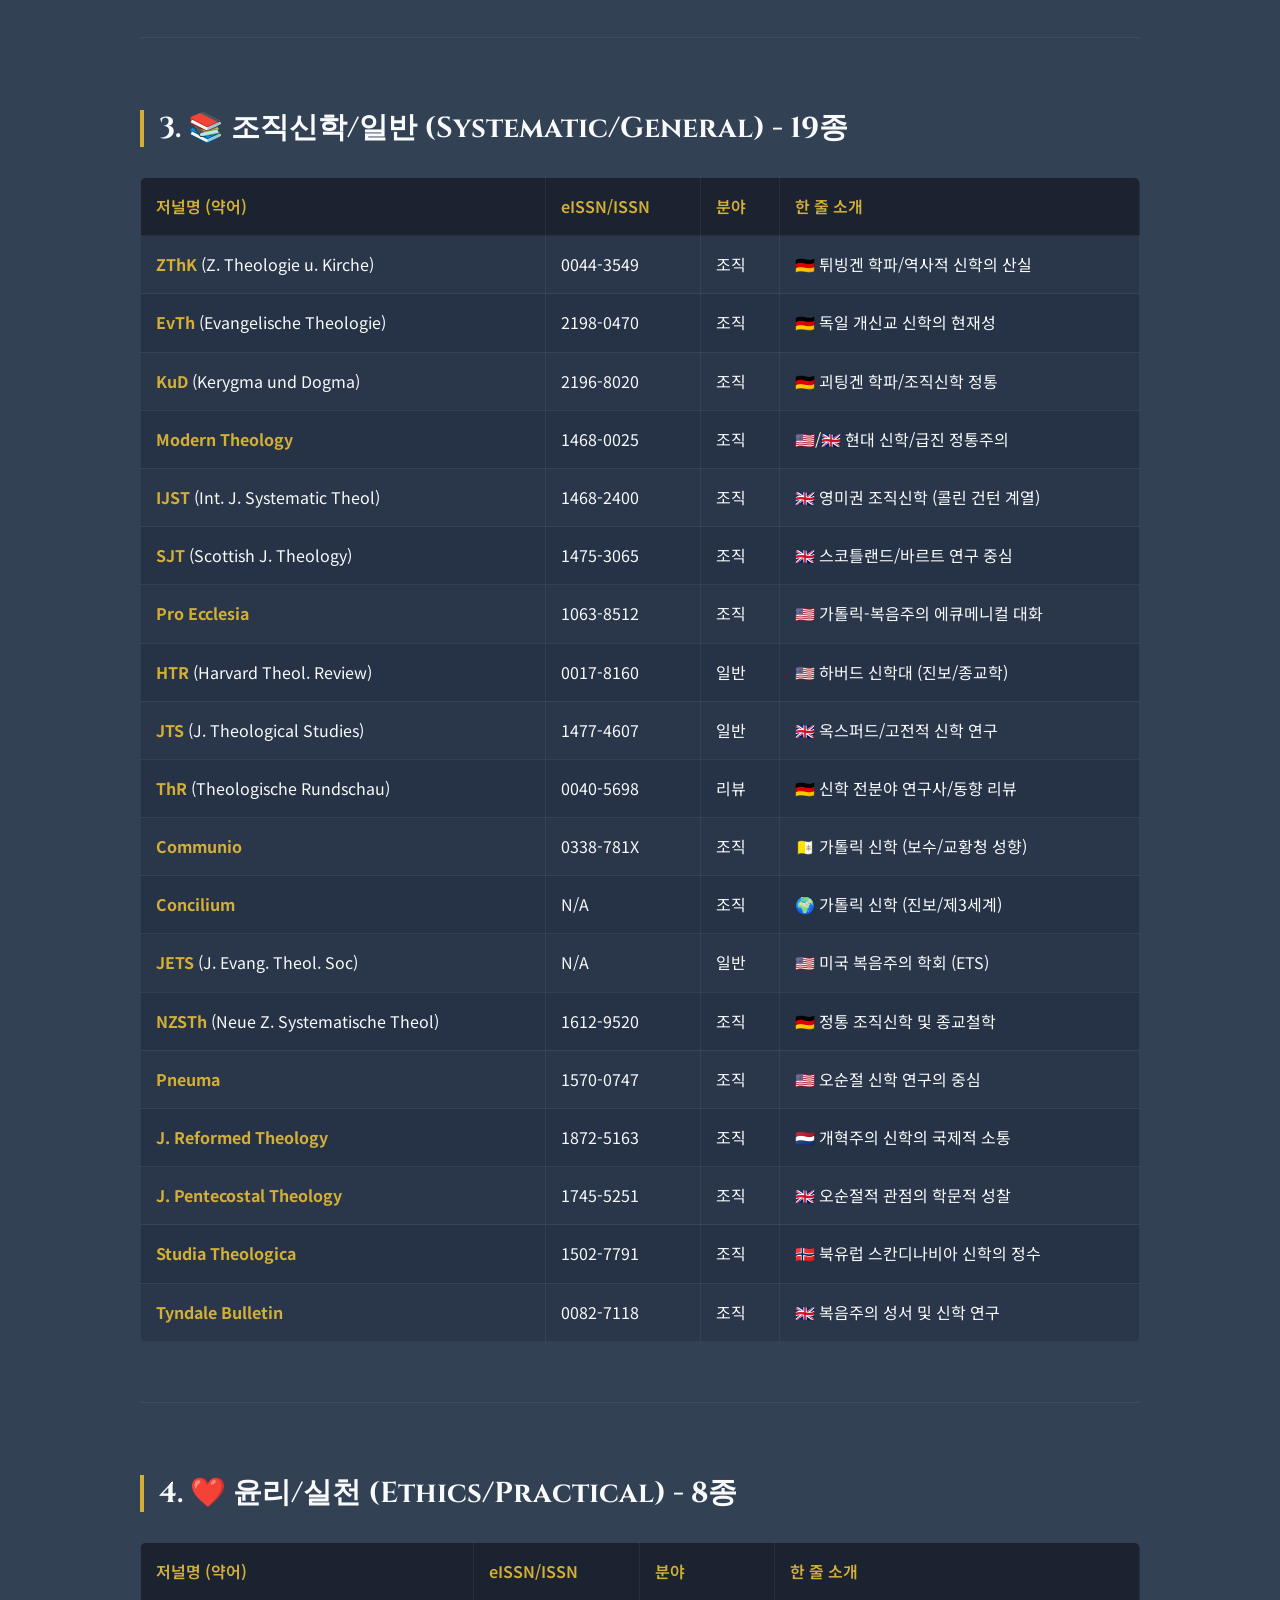
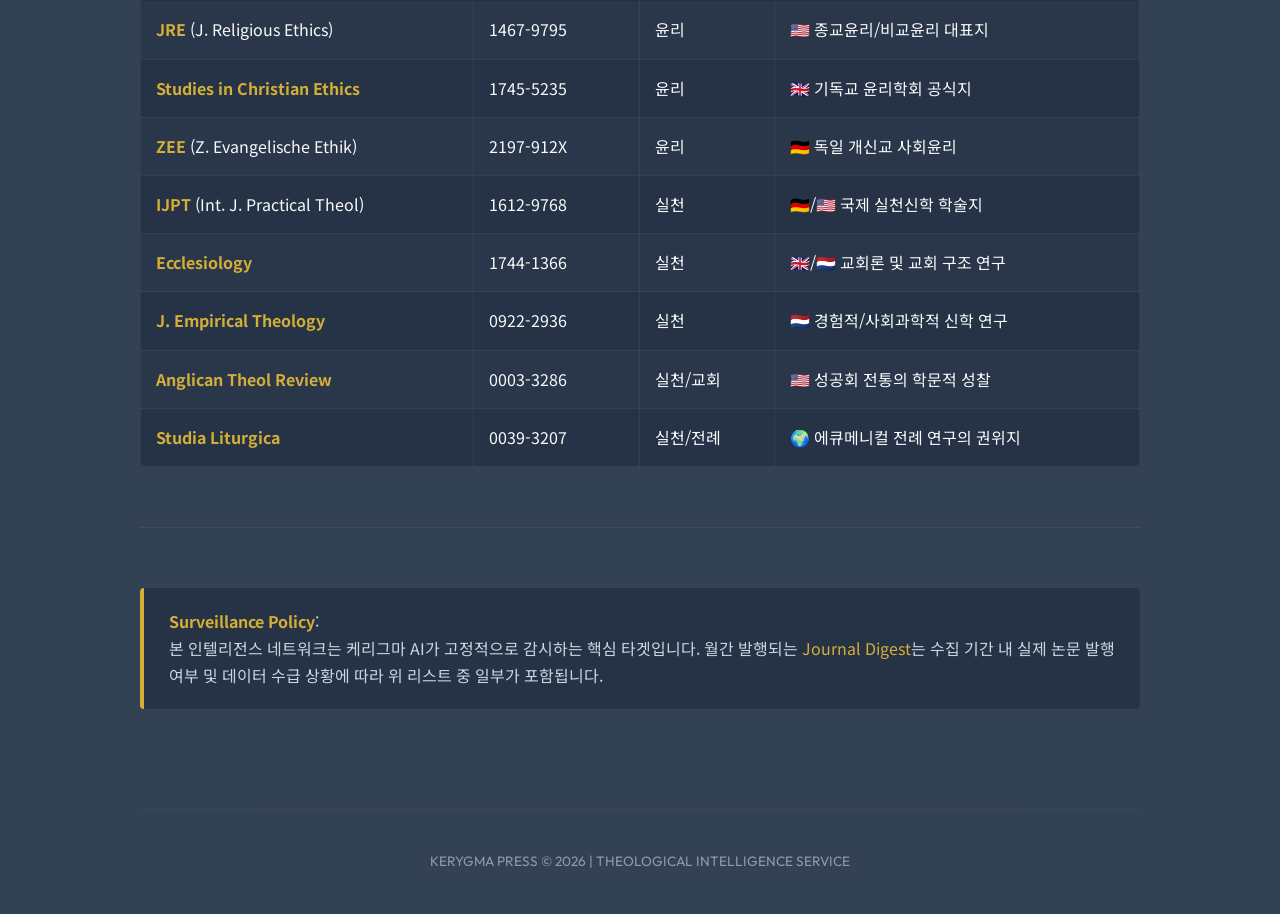
<file: insight/network.html>
<!DOCTYPE html>
<html lang="ko" data-theme="gray">
<head>
    <meta charset="UTF-8">
    <meta name="viewport" content="width=device-width, initial-scale=1.0">
    <title>Intelligence Network</title>
    <link rel="preconnect" href="https://fonts.googleapis.com">
    <link rel="preconnect" href="https://fonts.gstatic.com" crossorigin>
    <link href="https://fonts.googleapis.com/css2?family=Cinzel:wght@400;500;800&family=Outfit:wght@200;300;400;600&family=Noto+Sans+KR:wght@300;400;500;700&display=swap" rel="stylesheet">
    <link rel="stylesheet" href="https://cdnjs.cloudflare.com/ajax/libs/font-awesome/6.5.1/css/all.min.css">
    <style>
        :root {
            --bg-color: #334155;
            --text-main: #f8fafc;
            --text-muted: #cbd5e1;
            --gold-primary: #d4af37;
            --glass-bg: rgba(30, 41, 59, 0.6);
            --glass-border: rgba(255, 255, 255, 0.06);
            --font-display: 'Cinzel', serif;
            --font-sans: 'Outfit', sans-serif;
            --font-kr: 'Noto Sans KR', sans-serif;
        }
        body {
            background-color: var(--bg-color);
            color: var(--text-main);
            font-family: var(--font-sans);
            line-height: 1.7;
            margin: 0;
            padding: 0;
        }
        .container {
            max-width: 1000px;
            margin: 0 auto;
            padding: 40px 20px;
        }
        a { color: var(--gold-primary); text-decoration: none; }
        a:hover { text-decoration: underline; }
        
        /* Markdown Styles */
        h1, h2, h3 { font-family: var(--font-display); margin-top: 2em; margin-bottom: 0.8em; color: var(--text-main); line-height: 1.3; }
        h1 { font-size: 2.2rem; color: var(--gold-primary); border-bottom: 2px solid var(--gold-primary); padding-bottom: 20px; margin-top: 0; }
        h2 { font-size: 1.8rem; border-left: 4px solid var(--gold-primary); padding-left: 15px; margin-top: 2.5em; }
        h3 { font-size: 1.3rem; color: #e2e8f0; border-bottom: 1px solid var(--glass-border); padding-bottom: 5px; }
        
        blockquote {
            background: var(--glass-bg);
            border-left: 4px solid var(--gold-primary);
            margin: 30px 0;
            padding: 20px 25px;
            border-radius: 4px;
            color: var(--text-muted);
            font-family: var(--font-kr);
            font-style: normal;
        }
        
        ul, ol { padding-left: 25px; margin: 20px 0; }
        li { margin-bottom: 10px; font-family: var(--font-kr); }
        li ul, li ol { margin: 10px 0; }
        
        .c-marker { font-weight: bold; color: var(--gold-primary); }
        
        hr { border: 0; border-top: 1px solid var(--glass-border); margin: 60px 0; }
        
        .back-nav { margin-bottom: 30px; }
        .back-nav a { font-size: 0.95rem; color: var(--text-muted); display: flex; align-items: center; gap: 8px; }
        .back-nav a:hover { color: var(--gold-primary); }
        
        table { width: 100%; border-collapse: collapse; margin: 30px 0; background: var(--glass-bg); border-radius: 8px; overflow: hidden; }
        th, td { padding: 15px; border: 1px solid var(--glass-border); text-align: left; font-family: var(--font-kr); }
        th { background: rgba(0,0,0,0.3); color: var(--gold-primary); font-weight: 600; }
        tr:nth-child(even) { background: rgba(255,255,255,0.02); }

        p { margin: 15px 0; font-family: var(--font-kr); }
        b, strong { color: var(--gold-primary); }

        /* Back to Top Button */
        #topBtn {
            display: none;
            position: fixed;
            bottom: 100px;
            right: 30px;
            z-index: 99;
            border: none;
            outline: none;
            background-color: var(--gold-primary);
            color: white;
            cursor: pointer;
            width: 50px;
            height: 50px;
            border-radius: 50%;
            font-size: 20px;
            box-shadow: 0 4px 15px rgba(0,0,0,0.3);
            transition: 0.3s;
            opacity: 0.8;
        }
        #topBtn:hover {
            opacity: 1;
            transform: translateY(-5px);
            background-color: #b8860b;
        }
    </style>
</head>
<body>
    <button onclick="topFunction()" id="topBtn" title="Go to top"><i class="fa-solid fa-arrow-up"></i></button>
    <div class="container">
        <div class="back-nav">
            <a href="../insight.html"><i class="fa-solid fa-arrow-left"></i> Back to Insight Center</a>
        </div>
<h1>🦅 Kerygma Theological Intelligence Network (Surveillance Targets)</h1>
<blockquote>
<b>Updated</b>: 2026-01-31<br>
<b>Total Targets</b>: 58 Journals<br>
<b>Coverage</b>: Biblical Studies, Systematic Theology, History, Practical Theology & Ethics<br>
<b>Status</b>: Surveillance Active (전체 타겟 실시간 감시 중)<br>
</blockquote>
<hr>
<h2>1. 📜 성서학 (Biblical Studies: OT/NT) - 26종</h2>
<table>
<tr><th>저널명 (약어)</th><th>eISSN/ISSN</th><th>분야</th><th>한 줄 소개</th></tr>
<tr><td><b>ZAW</b> (Z. Alttestamentliche Wiss.)</td><td>1613-0103</td><td>구약</td><td>🇩🇪 독일 구약학의 맹주 (De Gruyter)</td></tr>
<tr><td><b>ZNW</b> (Z. Neutestamentliche Wiss.)</td><td>1613-009X</td><td>신약</td><td>🇩🇪 독일 신약학의 맹주 (역사비평)</td></tr>
<tr><td><b>JBL</b> (J. Biblical Literature)</td><td>1934-3876</td><td>통합</td><td>🇺🇸 북미 성서학회(SBL) 간판 저널</td></tr>
<tr><td><b>Vetus Testamentum (VT)</b></td><td>1568-5330</td><td>구약</td><td>🇪🇺 유럽 최고 권위 구약학 (Brill)</td></tr>
<tr><td><b>Novum Testamentum (NovT)</b></td><td>1568-5365</td><td>신약</td><td>🇪🇺 유럽 신약학 정통 저널 (Brill)</td></tr>
<tr><td><b>NTS</b> (New Testament Studies)</td><td>1469-8145</td><td>신약</td><td>🇬🇧 세계 최고 권위 신약학 (SNTS 공식지)</td></tr>
<tr><td><b>JSOT</b> (J. Study of OT)</td><td>1476-6728</td><td>구약</td><td>🇬🇧 구약학 대표 저널 (SAGE)</td></tr>
<tr><td><b>JSNT</b> (J. Study of NT)</td><td>1745-5294</td><td>신약</td><td>🇬🇧 신약학 대표 저널 (SAGE)</td></tr>
<tr><td><b>CBQ</b> (Catholic Biblical Qtly)</td><td>2163-2529</td><td>통합</td><td>🇺🇸 가톨릭 성서학회(CBA) 공식지</td></tr>
<tr><td><b>Biblische Zeitschrift (BZ)</b></td><td>2589-0468</td><td>통합</td><td>🇩🇪 독일어권 가톨릭 성서학</td></tr>
<tr><td><b>Early Christianity</b></td><td>1868-7032</td><td>신약</td><td>🇩🇪 독일발 영어 저널 (초기 기독교사)</td></tr>
<tr><td><b>Dead Sea Discoveries</b></td><td>0929-0761</td><td>구약</td><td>🇮🇱 사해사본 및 제2성전기 전문</td></tr>
<tr><td><b>Biblical Interpretation</b></td><td>1568-5152</td><td>통합</td><td>🇳🇱 성서해석학 및 포스트모던 비평</td></tr>
<tr><td><b>JSS</b> (J. Semitic Studies)</td><td>1477-8556</td><td>구약</td><td>🇬🇧 성서 히브리어/셈어 언어학</td></tr>
<tr><td><b>JTI</b> (J. Theol. Interpretation)</td><td>1936-0843</td><td>통합</td><td>🇺🇸 신학적 성서해석 (Theological Exegesis)</td></tr>
<tr><td><b>Currents in Biblical Research</b></td><td>1476-993X</td><td>통합</td><td>🇬🇧 성서학 연구 동향 서베이 (Review)</td></tr>
<tr><td><b>Scand. J. Old Testament</b></td><td>1502-7244</td><td>구약</td><td>🇩🇰 스칸디나비아 학파 (성서 미니멀리즘)</td></tr>
<tr><td><b>Neotestamentica</b></td><td>2518-4628</td><td>신약</td><td>🇿🇦 남아공 신약학회 (제3세계 시각)</td></tr>
<tr><td><b>Revue Biblique (RB)</b></td><td>N/A</td><td>통합</td><td>🇫🇷 예루살렘 성서학 연구소 (Peeters)</td></tr>
<tr><td><b>Jewish Studies Quarterly</b></td><td>0944-5706</td><td>구약</td><td>🇩🇪 유대교-기독교 대화/유대이즘 연구</td></tr>
<tr><td><b>Biblische Notizen (BN)</b></td><td>0178-2967</td><td>구약</td><td>🇩🇪 독일 구약/고고학 전문지</td></tr>
<tr><td><b>BZAW</b> (Beihefte zur ZAW)</td><td>N/A</td><td>구약</td><td>🇩🇪 ZAW 부록 시리즈 (단행본급 연구)</td></tr>
<tr><td><b>BZNW</b> (Beihefte zur ZNW)</td><td>N/A</td><td>신약</td><td>🇩🇪 ZNW 부록 시리즈 (단행본급 연구)</td></tr>
<tr><td><b>ZABR</b> (Z. Altorientalische u. Biblische Rechtsgeschichte)</td><td>0943-8610</td><td>구약</td><td>🇩🇪 고대 근동 및 성서 법제사 연구</td></tr>
<tr><td><b>Horizons in Biblical Theol</b></td><td>0195-9085</td><td>통합</td><td>🇺🇸 성서신학의 지평을 넓히는 연구</td></tr>
<tr><td><b>Near Eastern Archaeology</b></td><td>2325-5404</td><td>고고학</td><td>🇺🇸 ASOR 공식 고고학 저널</td></tr>
</table>
<hr>
<h2>2. 🏛️ 역사/교부학 (History/Patristics) - 13종</h2>
<table>
<tr><th>저널명 (약어)</th><th>eISSN/ISSN</th><th>분야</th><th>한 줄 소개</th></tr>
<tr><td><b>ARG</b> (Archiv Reformationsgeschichte)</td><td>2198-0489</td><td>역사</td><td>🇩🇪 종교개혁사 세계 최고 권위지</td></tr>
<tr><td><b>JEH</b> (J. Ecclesiastical Hist.)</td><td>0022-0469</td><td>역사</td><td>🇬🇧 영국 교회사 (Cambridge)</td></tr>
<tr><td><b>Church History</b></td><td>1755-2613</td><td>역사</td><td>🇺🇸 미국 교회사학회(ASCH) 공식지</td></tr>
<tr><td><b>JECS</b> (J. Early Christian Studies)</td><td>1086-3184</td><td>교부</td><td>🇺🇸 북미 교부학회(NAPS) 공식지</td></tr>
<tr><td><b>Vigiliae Christianae</b></td><td>0042-6032</td><td>교부</td><td>🇳🇱 고대 기독교 문헌 및 교부학</td></tr>
<tr><td><b>ZAC</b> (Z. Antikes Christentum)</td><td>1612-961X</td><td>교부</td><td>🇩🇪 독일 고대 기독교 (베를린 학파)</td></tr>
<tr><td><b>KZG</b> (Kirchliche Zeitgeschichte)</td><td>0932-9951</td><td>역사</td><td>🇩🇪 현대 교회사/나치 시대 연구</td></tr>
<tr><td><b>CHRC</b> (Church Hist & Rel Culture)</td><td>1871-241X</td><td>역사</td><td>🇳🇱 서유럽 교회사 및 종교문화</td></tr>
<tr><td><b>ETL</b> (Ephemerides Theol. Lov.)</td><td>N/A</td><td>역사</td><td>🇧🇪 루뱅 가톨릭대 (Peeters)</td></tr>
<tr><td><b>Church Hist & Rel Culture</b></td><td>1871-241X</td><td>역사</td><td>🇳🇱 Brill 발행 교회사 전문지</td></tr>
<tr><td><b>Petrus Canisius</b> (Church Hist)</td><td>N/A</td><td>역사</td><td>🇩🇪 가톨릭 종교개혁 및 교회사 연구</td></tr>
<tr><td><b>Verkündigung und Forschung (V&F)</b></td><td>2198-0454</td><td>역사/리뷰</td><td>🇩🇪 신학 연구의 현주소를 진단하는 리뷰지</td></tr>
<tr><td><b>Pastoraltheologie (PTh)</b></td><td>0720-6259</td><td>교회사/실천</td><td>🇩🇪 역사적 관점의 실천신학 연구</td></tr>
</table>
<hr>
<h2>3. 📚 조직신학/일반 (Systematic/General) - 19종</h2>
<table>
<tr><th>저널명 (약어)</th><th>eISSN/ISSN</th><th>분야</th><th>한 줄 소개</th></tr>
<tr><td><b>ZThK</b> (Z. Theologie u. Kirche)</td><td>0044-3549</td><td>조직</td><td>🇩🇪 튀빙겐 학파/역사적 신학의 산실</td></tr>
<tr><td><b>EvTh</b> (Evangelische Theologie)</td><td>2198-0470</td><td>조직</td><td>🇩🇪 독일 개신교 신학의 현재성</td></tr>
<tr><td><b>KuD</b> (Kerygma und Dogma)</td><td>2196-8020</td><td>조직</td><td>🇩🇪 괴팅겐 학파/조직신학 정통</td></tr>
<tr><td><b>Modern Theology</b></td><td>1468-0025</td><td>조직</td><td>🇺🇸/🇬🇧 현대 신학/급진 정통주의</td></tr>
<tr><td><b>IJST</b> (Int. J. Systematic Theol)</td><td>1468-2400</td><td>조직</td><td>🇬🇧 영미권 조직신학 (콜린 건턴 계열)</td></tr>
<tr><td><b>SJT</b> (Scottish J. Theology)</td><td>1475-3065</td><td>조직</td><td>🇬🇧 스코틀랜드/바르트 연구 중심</td></tr>
<tr><td><b>Pro Ecclesia</b></td><td>1063-8512</td><td>조직</td><td>🇺🇸 가톨릭-복음주의 에큐메니컬 대화</td></tr>
<tr><td><b>HTR</b> (Harvard Theol. Review)</td><td>0017-8160</td><td>일반</td><td>🇺🇸 하버드 신학대 (진보/종교학)</td></tr>
<tr><td><b>JTS</b> (J. Theological Studies)</td><td>1477-4607</td><td>일반</td><td>🇬🇧 옥스퍼드/고전적 신학 연구</td></tr>
<tr><td><b>ThR</b> (Theologische Rundschau)</td><td>0040-5698</td><td>리뷰</td><td>🇩🇪 신학 전분야 연구사/동향 리뷰</td></tr>
<tr><td><b>Communio</b></td><td>0338-781X</td><td>조직</td><td>🇻🇦 가톨릭 신학 (보수/교황청 성향)</td></tr>
<tr><td><b>Concilium</b></td><td>N/A</td><td>조직</td><td>🌍 가톨릭 신학 (진보/제3세계)</td></tr>
<tr><td><b>JETS</b> (J. Evang. Theol. Soc)</td><td>N/A</td><td>일반</td><td>🇺🇸 미국 복음주의 학회 (ETS)</td></tr>
<tr><td><b>NZSTh</b> (Neue Z. Systematische Theol)</td><td>1612-9520</td><td>조직</td><td>🇩🇪 정통 조직신학 및 종교철학</td></tr>
<tr><td><b>Pneuma</b></td><td>1570-0747</td><td>조직</td><td>🇺🇸 오순절 신학 연구의 중심</td></tr>
<tr><td><b>J. Reformed Theology</b></td><td>1872-5163</td><td>조직</td><td>🇳🇱 개혁주의 신학의 국제적 소통</td></tr>
<tr><td><b>J. Pentecostal Theology</b></td><td>1745-5251</td><td>조직</td><td>🇬🇧 오순절적 관점의 학문적 성찰</td></tr>
<tr><td><b>Studia Theologica</b></td><td>1502-7791</td><td>조직</td><td>🇳🇴 북유럽 스칸디나비아 신학의 정수</td></tr>
<tr><td><b>Tyndale Bulletin</b></td><td>0082-7118</td><td>조직</td><td>🇬🇧 복음주의 성서 및 신학 연구</td></tr>
</table>
<hr>
<h2>4. ❤️ 윤리/실천 (Ethics/Practical) - 8종</h2>
<table>
<tr><th>저널명 (약어)</th><th>eISSN/ISSN</th><th>분야</th><th>한 줄 소개</th></tr>
<tr><td><b>JRE</b> (J. Religious Ethics)</td><td>1467-9795</td><td>윤리</td><td>🇺🇸 종교윤리/비교윤리 대표지</td></tr>
<tr><td><b>Studies in Christian Ethics</b></td><td>1745-5235</td><td>윤리</td><td>🇬🇧 기독교 윤리학회 공식지</td></tr>
<tr><td><b>ZEE</b> (Z. Evangelische Ethik)</td><td>2197-912X</td><td>윤리</td><td>🇩🇪 독일 개신교 사회윤리</td></tr>
<tr><td><b>IJPT</b> (Int. J. Practical Theol)</td><td>1612-9768</td><td>실천</td><td>🇩🇪/🇺🇸 국제 실천신학 학술지</td></tr>
<tr><td><b>Ecclesiology</b></td><td>1744-1366</td><td>실천</td><td>🇬🇧/🇳🇱 교회론 및 교회 구조 연구</td></tr>
<tr><td><b>J. Empirical Theology</b></td><td>0922-2936</td><td>실천</td><td>🇳🇱 경험적/사회과학적 신학 연구</td></tr>
<tr><td><b>Anglican Theol Review</b></td><td>0003-3286</td><td>실천/교회</td><td>🇺🇸 성공회 전통의 학문적 성찰</td></tr>
<tr><td><b>Studia Liturgica</b></td><td>0039-3207</td><td>실천/전례</td><td>🌍 에큐메니컬 전례 연구의 권위지</td></tr>
</table>
<hr>
<blockquote>
<b>Surveillance Policy</b>:<br>
본 인텔리전스 네트워크는 케리그마 AI가 고정적으로 감시하는 핵심 타겟입니다. 월간 발행되는 <a href="digest_2026_01.html" target="_blank">Journal Digest</a>는 수집 기간 내 실제 논문 발행 여부 및 데이터 수급 상황에 따라 위 리스트 중 일부가 포함됩니다.<br>
</blockquote>
        <div style="margin-top: 100px; padding-top: 40px; border-top: 1px solid var(--glass-border); text-align: center; color: var(--text-muted); font-size: 0.85rem; opacity: 0.6;">
            KERYGMA PRESS © 2026 | THEOLOGICAL INTELLIGENCE SERVICE
        </div>
    </div>
    <script>
        let mybutton = document.getElementById("topBtn");
        window.onscroll = function() {scrollFunction()};

        function scrollFunction() {
            if (document.body.scrollTop > 300 || document.documentElement.scrollTop > 300) {
                mybutton.style.display = "block";
            } else {
                mybutton.style.display = "none";
            }
        }

        function topFunction() {
            window.scrollTo({
                top: 0,
                behavior: 'smooth'
            });
        }
    </script>
</body>
</html>
</file>
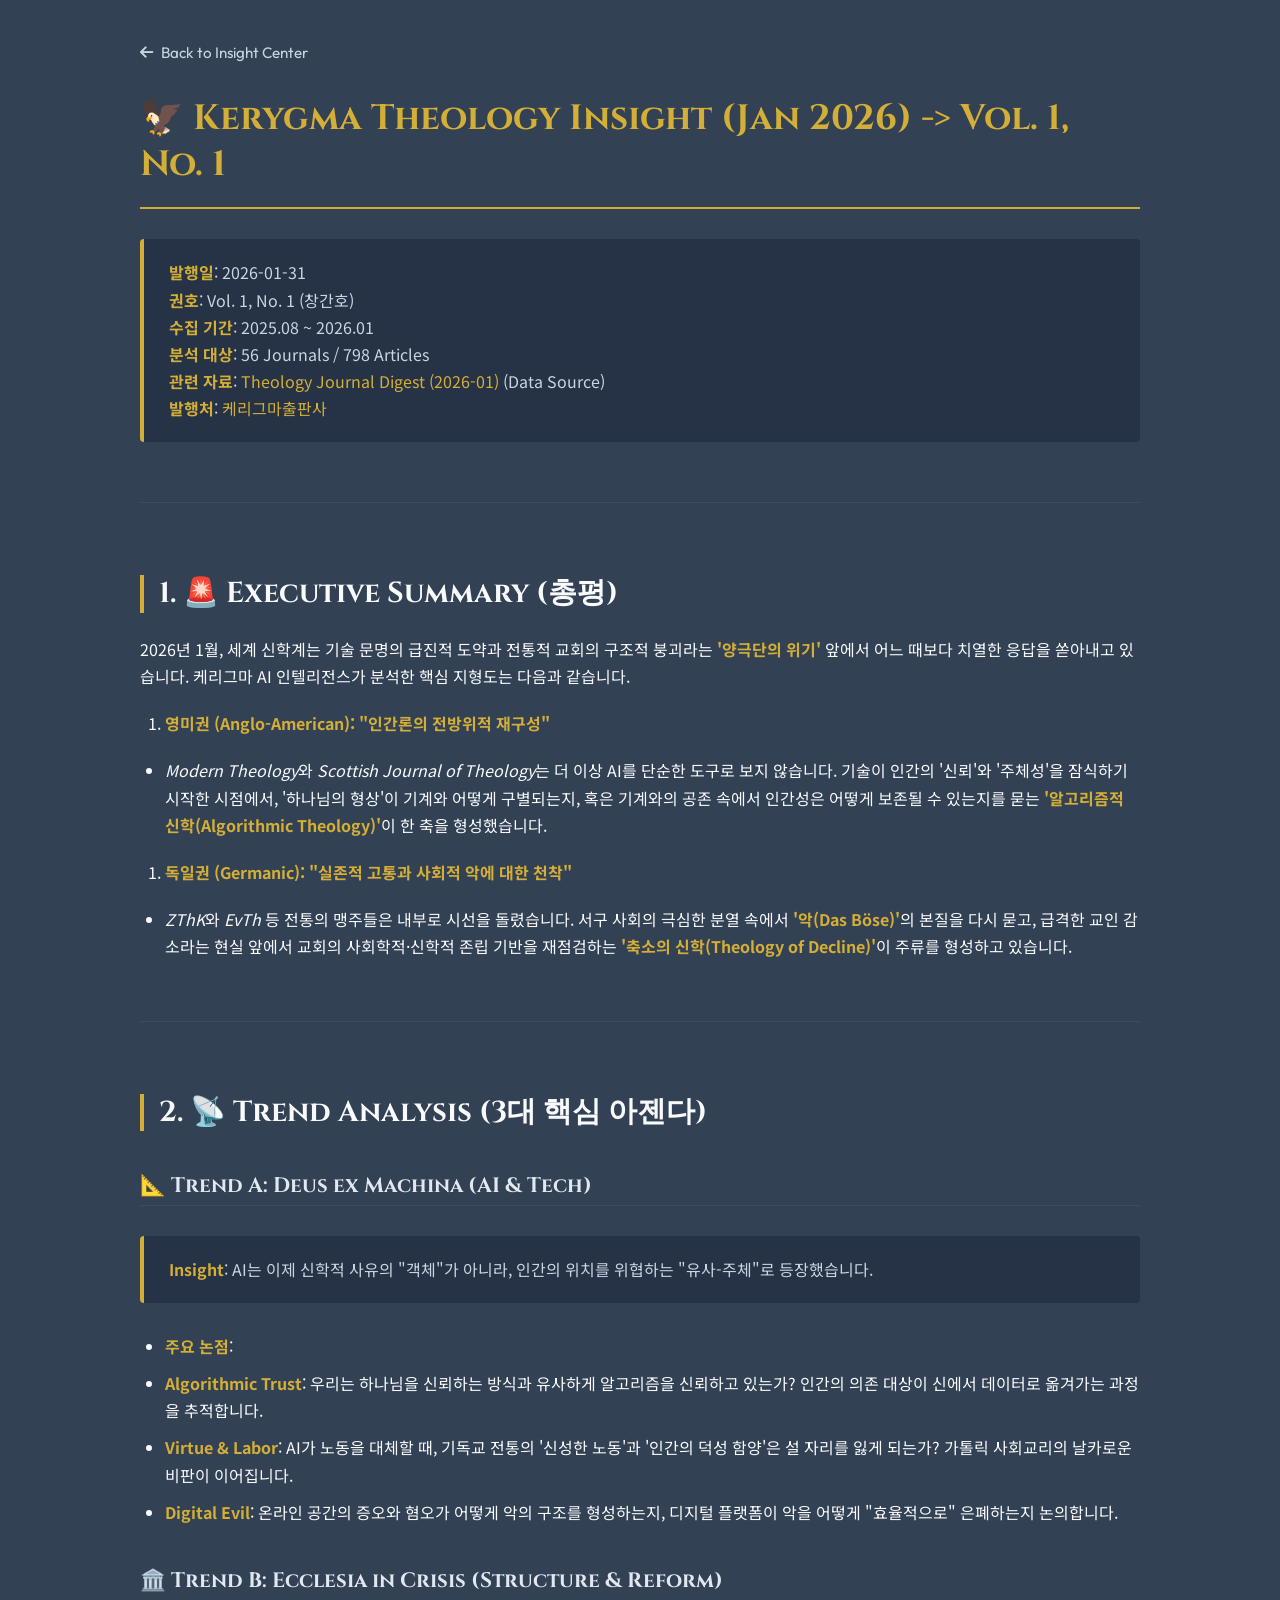
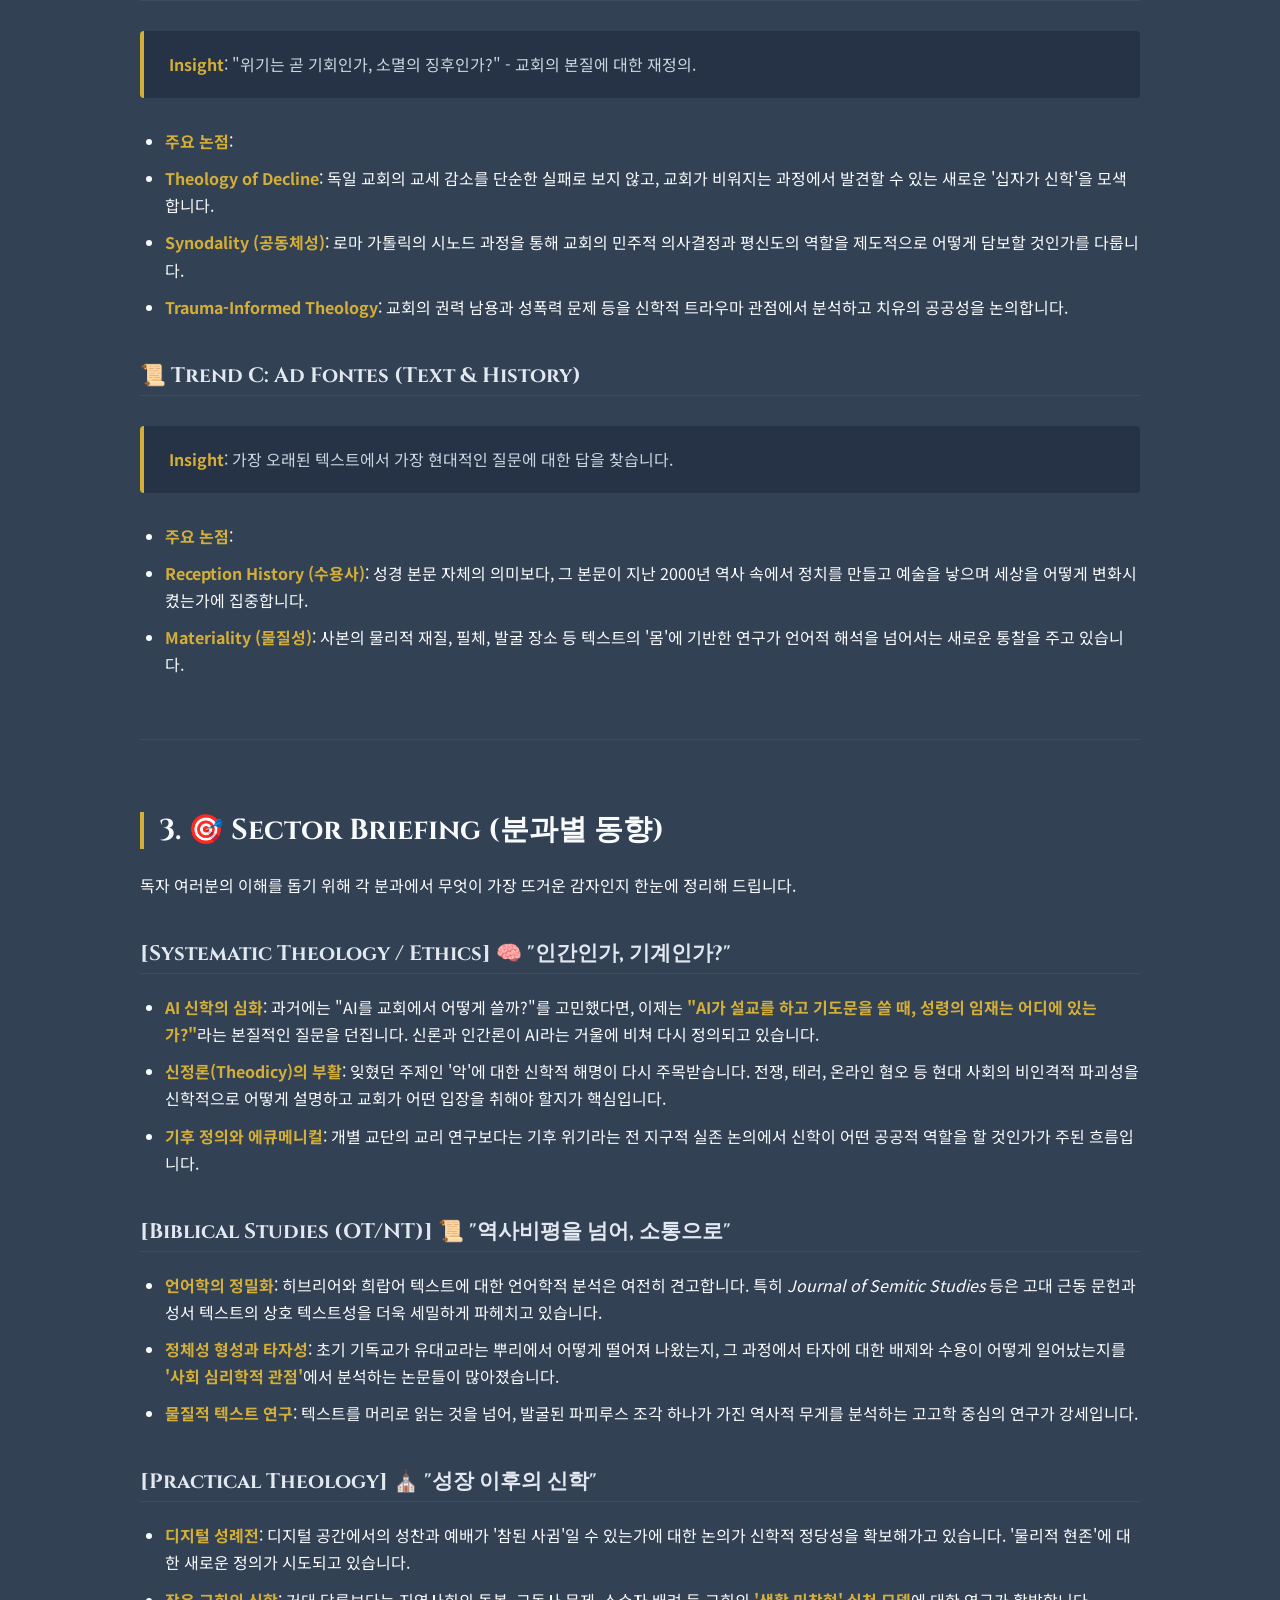
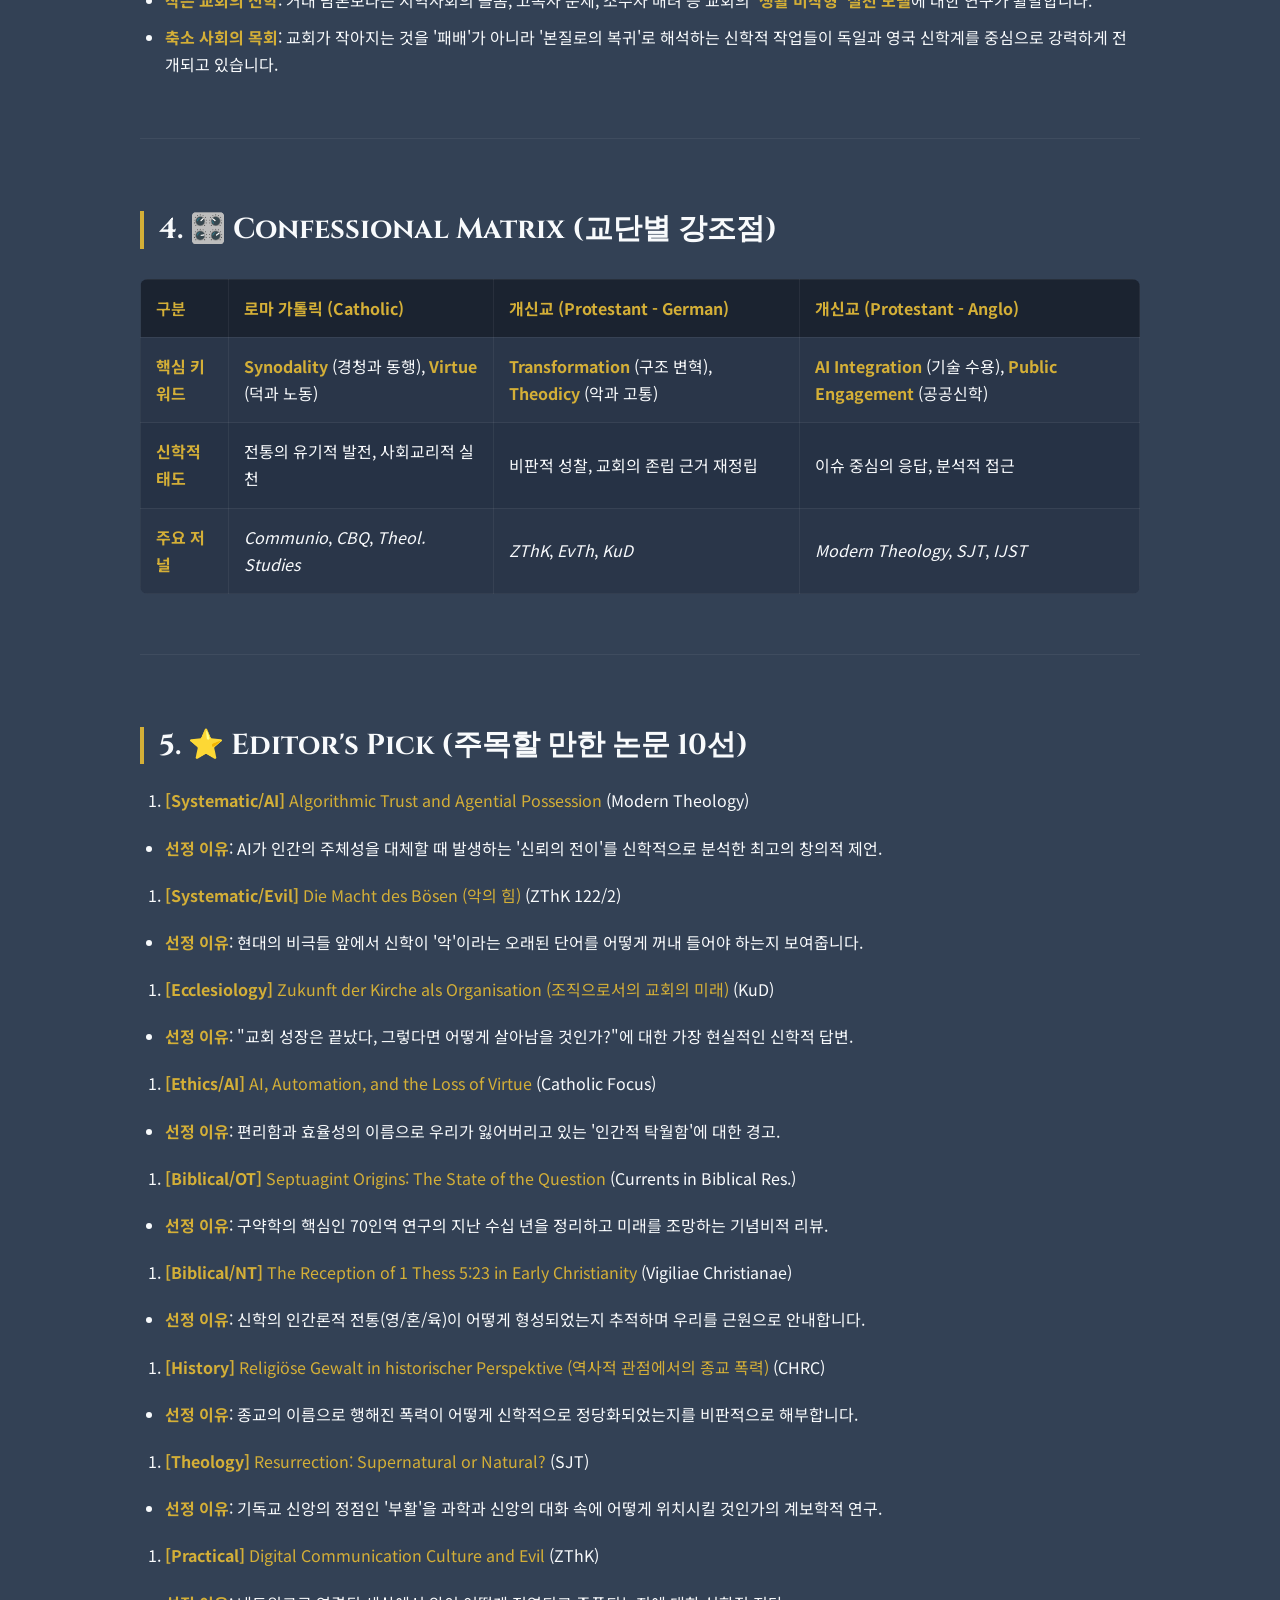
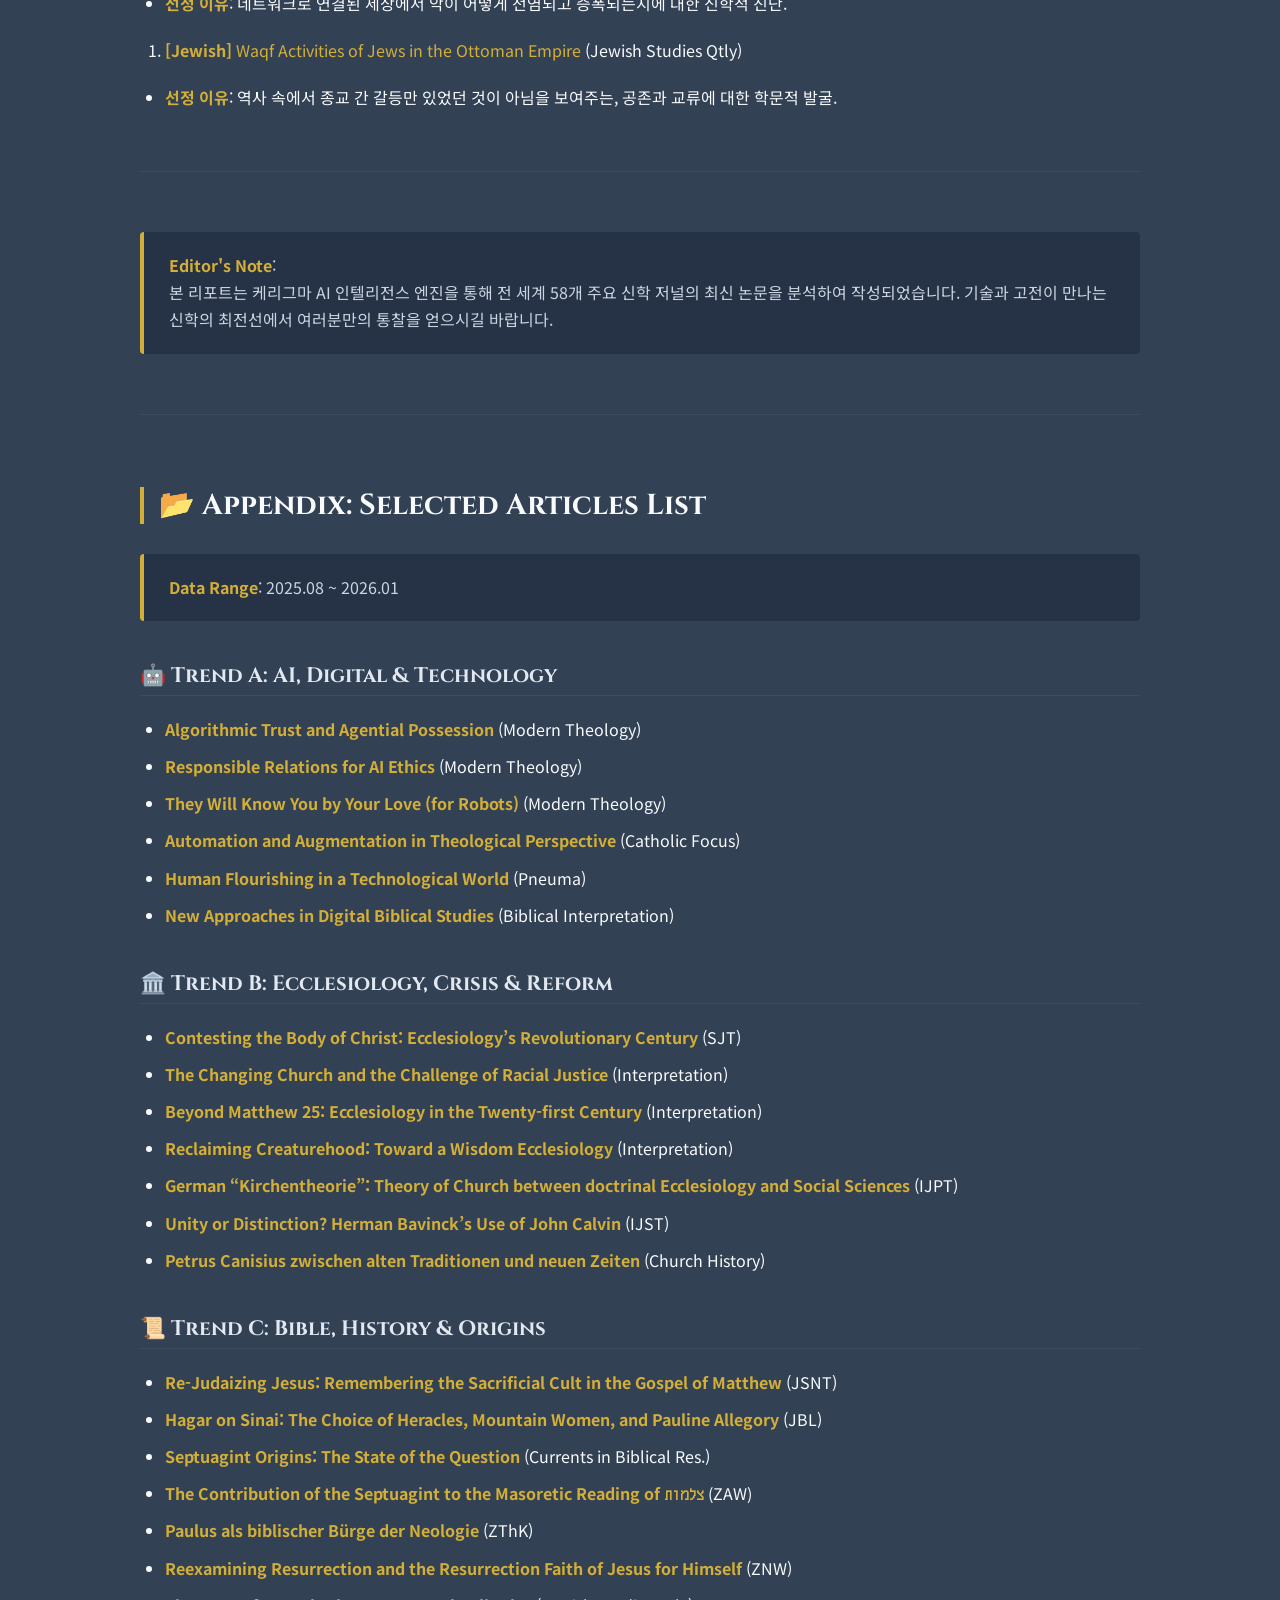
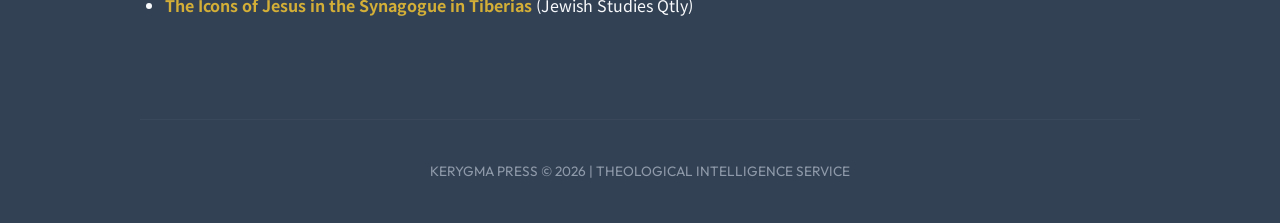
<file: insight/report_2026_01.html>
<!DOCTYPE html>
<html lang="ko" data-theme="gray">
<head>
    <meta charset="UTF-8">
    <meta name="viewport" content="width=device-width, initial-scale=1.0">
    <title>Theology Intelligence Report 2026 01</title>
    <link rel="preconnect" href="https://fonts.googleapis.com">
    <link rel="preconnect" href="https://fonts.gstatic.com" crossorigin>
    <link href="https://fonts.googleapis.com/css2?family=Cinzel:wght@400;500;800&family=Outfit:wght@200;300;400;600&family=Noto+Sans+KR:wght@300;400;500;700&display=swap" rel="stylesheet">
    <link rel="stylesheet" href="https://cdnjs.cloudflare.com/ajax/libs/font-awesome/6.5.1/css/all.min.css">
    <style>
        :root {
            --bg-color: #334155;
            --text-main: #f8fafc;
            --text-muted: #cbd5e1;
            --gold-primary: #d4af37;
            --glass-bg: rgba(30, 41, 59, 0.6);
            --glass-border: rgba(255, 255, 255, 0.06);
            --font-display: 'Cinzel', serif;
            --font-sans: 'Outfit', sans-serif;
            --font-kr: 'Noto Sans KR', sans-serif;
        }
        body {
            background-color: var(--bg-color);
            color: var(--text-main);
            font-family: var(--font-sans);
            line-height: 1.7;
            margin: 0;
            padding: 0;
        }
        .container {
            max-width: 1000px;
            margin: 0 auto;
            padding: 40px 20px;
        }
        a { color: var(--gold-primary); text-decoration: none; }
        a:hover { text-decoration: underline; }
        
        /* Markdown Styles */
        h1, h2, h3 { font-family: var(--font-display); margin-top: 2em; margin-bottom: 0.8em; color: var(--text-main); line-height: 1.3; }
        h1 { font-size: 2.2rem; color: var(--gold-primary); border-bottom: 2px solid var(--gold-primary); padding-bottom: 20px; margin-top: 0; }
        h2 { font-size: 1.8rem; border-left: 4px solid var(--gold-primary); padding-left: 15px; margin-top: 2.5em; }
        h3 { font-size: 1.3rem; color: #e2e8f0; border-bottom: 1px solid var(--glass-border); padding-bottom: 5px; }
        
        blockquote {
            background: var(--glass-bg);
            border-left: 4px solid var(--gold-primary);
            margin: 30px 0;
            padding: 20px 25px;
            border-radius: 4px;
            color: var(--text-muted);
            font-family: var(--font-kr);
            font-style: normal;
        }
        
        ul, ol { padding-left: 25px; margin: 20px 0; }
        li { margin-bottom: 10px; font-family: var(--font-kr); }
        li ul, li ol { margin: 10px 0; }
        
        .c-marker { font-weight: bold; color: var(--gold-primary); }
        
        hr { border: 0; border-top: 1px solid var(--glass-border); margin: 60px 0; }
        
        .back-nav { margin-bottom: 30px; }
        .back-nav a { font-size: 0.95rem; color: var(--text-muted); display: flex; align-items: center; gap: 8px; }
        .back-nav a:hover { color: var(--gold-primary); }
        
        table { width: 100%; border-collapse: collapse; margin: 30px 0; background: var(--glass-bg); border-radius: 8px; overflow: hidden; }
        th, td { padding: 15px; border: 1px solid var(--glass-border); text-align: left; font-family: var(--font-kr); }
        th { background: rgba(0,0,0,0.3); color: var(--gold-primary); font-weight: 600; }
        tr:nth-child(even) { background: rgba(255,255,255,0.02); }

        p { margin: 15px 0; font-family: var(--font-kr); }
        b, strong { color: var(--gold-primary); }

        /* Back to Top Button */
        #topBtn {
            display: none;
            position: fixed;
            bottom: 100px;
            right: 30px;
            z-index: 99;
            border: none;
            outline: none;
            background-color: var(--gold-primary);
            color: white;
            cursor: pointer;
            width: 50px;
            height: 50px;
            border-radius: 50%;
            font-size: 20px;
            box-shadow: 0 4px 15px rgba(0,0,0,0.3);
            transition: 0.3s;
            opacity: 0.8;
        }
        #topBtn:hover {
            opacity: 1;
            transform: translateY(-5px);
            background-color: #b8860b;
        }
    </style>
</head>
<body>
    <button onclick="topFunction()" id="topBtn" title="Go to top"><i class="fa-solid fa-arrow-up"></i></button>
    <div class="container">
        <div class="back-nav">
            <a href="../insight.html"><i class="fa-solid fa-arrow-left"></i> Back to Insight Center</a>
        </div>
<h1>🦅 Kerygma Theology Insight (Jan 2026) -> Vol. 1, No. 1</h1>
<blockquote>
<b>발행일</b>: 2026-01-31<br>
<b>권호</b>: Vol. 1, No. 1 (창간호)<br>
<b>수집 기간</b>: 2025.08 ~ 2026.01<br>
<b>분석 대상</b>: 56 Journals / 798 Articles<br>
<b>관련 자료</b>: <a href="digest_2026_01.html">Theology Journal Digest (2026-01)</a> (Data Source)<br>
<b>발행처</b>: <a href="http://www.kerygma.co.kr" target="_blank">케리그마출판사</a><br>
</blockquote>
<hr>
<h2>1. 🚨 Executive Summary (총평)</h2>
<p>2026년 1월, 세계 신학계는 기술 문명의 급진적 도약과 전통적 교회의 구조적 붕괴라는 <b>'양극단의 위기'</b> 앞에서 어느 때보다 치열한 응답을 쏟아내고 있습니다. 케리그마 AI 인텔리전스가 분석한 핵심 지형도는 다음과 같습니다.</p>
<ol>
<li> <b>영미권 (Anglo-American): "인간론의 전방위적 재구성"</b></li>
</ol>
<ul>
<li>  <i>Modern Theology</i>와 <i>Scottish Journal of Theology</i>는 더 이상 AI를 단순한 도구로 보지 않습니다. 기술이 인간의 '신뢰'와 '주체성'을 잠식하기 시작한 시점에서, '하나님의 형상'이 기계와 어떻게 구별되는지, 혹은 기계와의 공존 속에서 인간성은 어떻게 보존될 수 있는지를 묻는 <b>'알고리즘적 신학(Algorithmic Theology)'</b>이 한 축을 형성했습니다.</li>
</ul>
<ol>
<li> <b>독일권 (Germanic): "실존적 고통과 사회적 악에 대한 천착"</b></li>
</ol>
<ul>
<li>  <i>ZThK</i>와 <i>EvTh</i> 등 전통의 맹주들은 내부로 시선을 돌렸습니다. 서구 사회의 극심한 분열 속에서 <b>'악(Das Böse)'</b>의 본질을 다시 묻고, 급격한 교인 감소라는 현실 앞에서 교회의 사회학적·신학적 존립 기반을 재점검하는 <b>'축소의 신학(Theology of Decline)'</b>이 주류를 형성하고 있습니다.</li>
</ul>
<hr>
<h2>2. 📡 Trend Analysis (3대 핵심 아젠다)</h2>
<h3>📐 Trend A: Deus ex Machina (AI & Tech)</h3>
<blockquote>
<b>Insight</b>: AI는 이제 신학적 사유의 "객체"가 아니라, 인간의 위치를 위협하는 "유사-주체"로 등장했습니다.<br>
</blockquote>
<ul>
<li><span class="c-marker"><b>주요 논점</b></span>:</li>
<li><b>Algorithmic Trust</b>: 우리는 하나님을 신뢰하는 방식과 유사하게 알고리즘을 신뢰하고 있는가? 인간의 의존 대상이 신에서 데이터로 옮겨가는 과정을 추적합니다.</li>
<li><span class="c-marker"><b>Virtue & Labor</b></span>: AI가 노동을 대체할 때, 기독교 전통의 '신성한 노동'과 '인간의 덕성 함양'은 설 자리를 잃게 되는가? 가톨릭 사회교리의 날카로운 비판이 이어집니다.</li>
<li><span class="c-marker"><b>Digital Evil</b></span>: 온라인 공간의 증오와 혐오가 어떻게 악의 구조를 형성하는지, 디지털 플랫폼이 악을 어떻게 "효율적으로" 은폐하는지 논의합니다.</li>
</ul>
<h3>🏛️ Trend B: Ecclesia in Crisis (Structure & Reform)</h3>
<blockquote>
<b>Insight</b>: "위기는 곧 기회인가, 소멸의 징후인가?" - 교회의 본질에 대한 재정의.<br>
</blockquote>
<ul>
<li><span class="c-marker"><b>주요 논점</b></span>:</li>
<li><b>Theology of Decline</b>: 독일 교회의 교세 감소를 단순한 실패로 보지 않고, 교회가 비워지는 과정에서 발견할 수 있는 새로운 '십자가 신학'을 모색합니다.</li>
<li><b>Synodality (공동체성)</b>: 로마 가톨릭의 시노드 과정을 통해 교회의 민주적 의사결정과 평신도의 역할을 제도적으로 어떻게 담보할 것인가를 다룹니다.</li>
<li><b>Trauma-Informed Theology</b>: 교회의 권력 남용과 성폭력 문제 등을 신학적 트라우마 관점에서 분석하고 치유의 공공성을 논의합니다.</li>
</ul>
<h3>📜 Trend C: Ad Fontes (Text & History)</h3>
<blockquote>
<b>Insight</b>: 가장 오래된 텍스트에서 가장 현대적인 질문에 대한 답을 찾습니다.<br>
</blockquote>
<ul>
<li><span class="c-marker"><b>주요 논점</b></span>:</li>
<li><b>Reception History (수용사)</b>: 성경 본문 자체의 의미보다, 그 본문이 지난 2000년 역사 속에서 정치를 만들고 예술을 낳으며 세상을 어떻게 변화시켰는가에 집중합니다.</li>
<li><b>Materiality (물질성)</b>: 사본의 물리적 재질, 필체, 발굴 장소 등 텍스트의 '몸'에 기반한 연구가 언어적 해석을 넘어서는 새로운 통찰을 주고 있습니다.</li>
</ul>
<hr>
<h2>3. 🎯 Sector Briefing (분과별 동향)</h2>
<p>독자 여러분의 이해를 돕기 위해 각 분과에서 무엇이 가장 뜨거운 감자인지 한눈에 정리해 드립니다.</p>
<h3>[Systematic Theology / Ethics] 🧠 "인간인가, 기계인가?"</h3>
<ul>
<li><span class="c-marker">  <b>AI 신학의 심화</b></span>: 과거에는 "AI를 교회에서 어떻게 쓸까?"를 고민했다면, 이제는 <b>"AI가 설교를 하고 기도문을 쓸 때, 성령의 임재는 어디에 있는가?"</b>라는 본질적인 질문을 던집니다. 신론과 인간론이 AI라는 거울에 비쳐 다시 정의되고 있습니다.</li>
<li>  <b>신정론(Theodicy)의 부활</b>: 잊혔던 주제인 '악'에 대한 신학적 해명이 다시 주목받습니다. 전쟁, 테러, 온라인 혐오 등 현대 사회의 비인격적 파괴성을 신학적으로 어떻게 설명하고 교회가 어떤 입장을 취해야 할지가 핵심입니다.</li>
<li><span class="c-marker">  <b>기후 정의와 에큐메니컬</b></span>: 개별 교단의 교리 연구보다는 기후 위기라는 전 지구적 실존 논의에서 신학이 어떤 공공적 역할을 할 것인가가 주된 흐름입니다.</li>
</ul>
<h3>[Biblical Studies (OT/NT)] 📜 "역사비평을 넘어, 소통으로"</h3>
<ul>
<li><span class="c-marker">  <b>언어학의 정밀화</b></span>: 히브리어와 희랍어 텍스트에 대한 언어학적 분석은 여전히 견고합니다. 특히 <i>Journal of Semitic Studies</i> 등은 고대 근동 문헌과 성서 텍스트의 상호 텍스트성을 더욱 세밀하게 파헤치고 있습니다.</li>
<li><span class="c-marker">  <b>정체성 형성과 타자성</b></span>: 초기 기독교가 유대교라는 뿌리에서 어떻게 떨어져 나왔는지, 그 과정에서 타자에 대한 배제와 수용이 어떻게 일어났는지를 <b>'사회 심리학적 관점'</b>에서 분석하는 논문들이 많아졌습니다.</li>
<li><span class="c-marker">  <b>물질적 텍스트 연구</b></span>: 텍스트를 머리로 읽는 것을 넘어, 발굴된 파피루스 조각 하나가 가진 역사적 무게를 분석하는 고고학 중심의 연구가 강세입니다.</li>
</ul>
<h3>[Practical Theology] ⛪ "성장 이후의 신학"</h3>
<ul>
<li><span class="c-marker">  <b>디지털 성례전</b></span>: 디지털 공간에서의 성찬과 예배가 '참된 사귐'일 수 있는가에 대한 논의가 신학적 정당성을 확보해가고 있습니다. '물리적 현존'에 대한 새로운 정의가 시도되고 있습니다.</li>
<li><span class="c-marker">  <b>작은 교회의 신학</b></span>: 거대 담론보다는 지역사회의 돌봄, 고독사 문제, 소수자 배려 등 교회의 <b>'생활 미착형' 실천 모델</b>에 대한 연구가 활발합니다.</li>
<li><span class="c-marker">  <b>축소 사회의 목회</b></span>: 교회가 작아지는 것을 '패배'가 아니라 '본질로의 복귀'로 해석하는 신학적 작업들이 독일과 영국 신학계를 중심으로 강력하게 전개되고 있습니다.</li>
</ul>
<hr>
<h2>4. 🎛️ Confessional Matrix (교단별 강조점)</h2>
<table>
<tr><th>구분</th><th><b>로마 가톨릭 (Catholic)</b></th><th><b>개신교 (Protestant - German)</b></th><th><b>개신교 (Protestant - Anglo)</b></th></tr>
<tr><td><b>핵심 키워드</b></td><td><b>Synodality</b> (경청과 동행), <b>Virtue</b> (덕과 노동)</td><td><b>Transformation</b> (구조 변혁), <b>Theodicy</b> (악과 고통)</td><td><b>AI Integration</b> (기술 수용), <b>Public Engagement</b> (공공신학)</td></tr>
<tr><td><b>신학적 태도</b></td><td>전통의 유기적 발전, 사회교리적 실천</td><td>비판적 성찰, 교회의 존립 근거 재정립</td><td>이슈 중심의 응답, 분석적 접근</td></tr>
<tr><td><b>주요 저널</b></td><td><i>Communio</i>, <i>CBQ</i>, <i>Theol. Studies</i></td><td><i>ZThK</i>, <i>EvTh</i>, <i>KuD</i></td><td><i>Modern Theology</i>, <i>SJT</i>, <i>IJST</i></td></tr>
</table>
<hr>
<h2>5. ⭐ Editor's Pick (주목할 만한 논문 10선)</h2>
<ol>
<li> <b>[Systematic/AI]</b> <a href="https://doi.org/10.1111/moth.70068" target="_blank">Algorithmic Trust and Agential Possession</a> (Modern Theology)</li>
</ol>
<ul>
<li><span class="c-marker">  <b>선정 이유</b></span>: AI가 인간의 주체성을 대체할 때 발생하는 '신뢰의 전이'를 신학적으로 분석한 최고의 창의적 제언.</li>
</ul>
<ol>
<li> <b>[Systematic/Evil]</b> <a href="https://doi.org/10.1628/zthk-2025-0009" target="_blank">Die Macht des Bösen (악의 힘)</a> (ZThK 122/2)</li>
</ol>
<ul>
<li><span class="c-marker">  <b>선정 이유</b></span>: 현대의 비극들 앞에서 신학이 '악'이라는 오래된 단어를 어떻게 꺼내 들어야 하는지 보여줍니다.</li>
</ul>
<ol>
<li> <b>[Ecclesiology]</b> <a href="https://doi.org/10.13109/kuda.2025.71.4.298" target="_blank">Zukunft der Kirche als Organisation (조직으로서의 교회의 미래)</a> (KuD)</li>
</ol>
<ul>
<li><span class="c-marker">  <b>선정 이유</b></span>: "교회 성장은 끝났다, 그렇다면 어떻게 살아남을 것인가?"에 대한 가장 현실적인 신학적 답변.</li>
</ul>
<ol>
<li> <b>[Ethics/AI]</b> <a href="https://doi.org/10.1111/moth.70063" target="_blank">AI, Automation, and the Loss of Virtue</a> (Catholic Focus)</li>
</ol>
<ul>
<li><span class="c-marker">  <b>선정 이유</b></span>: 편리함과 효율성의 이름으로 우리가 잃어버리고 있는 '인간적 탁월함'에 대한 경고.</li>
</ul>
<ol>
<li> <b>[Biblical/OT]</b> <a href="https://doi.org/10.1177/1476993x251363598" target="_blank">Septuagint Origins: The State of the Question</a> (Currents in Biblical Res.)</li>
</ol>
<ul>
<li><span class="c-marker">  <b>선정 이유</b></span>: 구약학의 핵심인 70인역 연구의 지난 수십 년을 정리하고 미래를 조망하는 기념비적 리뷰.</li>
</ul>
<ol>
<li> <b>[Biblical/NT]</b> <a href="https://doi.org/10.1163/15700720-bja10119" target="_blank">The Reception of 1 Thess 5:23 in Early Christianity</a> (Vigiliae Christianae)</li>
</ol>
<ul>
<li><span class="c-marker">  <b>선정 이유</b></span>: 신학의 인간론적 전통(영/혼/육)이 어떻게 형성되었는지 추적하며 우리를 근원으로 안내합니다.</li>
</ul>
<ol>
<li> <b>[History]</b> <a href="https://doi.org/10.1163/18712428-10503003" target="_blank">Religiöse Gewalt in historischer Perspektive (역사적 관점에서의 종교 폭력)</a> (CHRC)</li>
</ol>
<ul>
<li><span class="c-marker">  <b>선정 이유</b></span>: 종교의 이름으로 행해진 폭력이 어떻게 신학적으로 정당화되었는지를 비판적으로 해부합니다.</li>
</ul>
<ol>
<li> <b>[Theology]</b> <a href="https://doi.org/10.1017/s0036930625101439" target="_blank">Resurrection: Supernatural or Natural?</a> (SJT)</li>
</ol>
<ul>
<li><span class="c-marker">  <b>선정 이유</b></span>: 기독교 신앙의 정점인 '부활'을 과학과 신앙의 대화 속에 어떻게 위치시킬 것인가의 계보학적 연구.</li>
</ul>
<ol>
<li> <b>[Practical]</b> <a href="https://doi.org/10.1628/zthk-2025-0011" target="_blank">Digital Communication Culture and Evil</a> (ZThK)</li>
</ol>
<ul>
<li><span class="c-marker">  <b>선정 이유</b></span>: 네트워크로 연결된 세상에서 악이 어떻게 전염되고 증폭되는지에 대한 신학적 진단.</li>
</ul>
<ol>
<li><b>[Jewish]</b> <a href="https://doi.org/10.1628/jsq-2025-0008" target="_blank">Waqf Activities of Jews in the Ottoman Empire</a> (Jewish Studies Qtly)</li>
</ol>
<ul>
<li><span class="c-marker">  <b>선정 이유</b></span>: 역사 속에서 종교 간 갈등만 있었던 것이 아님을 보여주는, 공존과 교류에 대한 학문적 발굴.</li>
</ul>
<hr>
<blockquote>
<b>Editor's Note</b>:<br>
본 리포트는 케리그마 AI 인텔리전스 엔진을 통해 전 세계 58개 주요 신학 저널의 최신 논문을 분석하여 작성되었습니다. 기술과 고전이 만나는 신학의 최전선에서 여러분만의 통찰을 얻으시길 바랍니다.<br>
</blockquote>
<hr>
<h2>📂 Appendix: Selected Articles List</h2>
<blockquote>
<b>Data Range</b>: 2025.08 ~ 2026.01<br>
</blockquote>
<h3>🤖 Trend A: AI, Digital & Technology</h3>
<ul>
<li><b>Algorithmic Trust and Agential Possession</b> (Modern Theology)</li>
<li><b>Responsible Relations for AI Ethics</b> (Modern Theology)</li>
<li><b>They Will Know You by Your Love (for Robots)</b> (Modern Theology)</li>
<li><b>Automation and Augmentation in Theological Perspective</b> (Catholic Focus)</li>
<li><b>Human Flourishing in a Technological World</b> (Pneuma)</li>
<li><b>New Approaches in Digital Biblical Studies</b> (Biblical Interpretation)</li>
</ul>
<h3>🏛️ Trend B: Ecclesiology, Crisis & Reform</h3>
<ul>
<li><b>Contesting the Body of Christ: Ecclesiology’s Revolutionary Century</b> (SJT)</li>
<li><b>The Changing Church and the Challenge of Racial Justice</b> (Interpretation)</li>
<li><span class="c-marker"><b>Beyond Matthew 25</span>: Ecclesiology in the Twenty-first Century</b> (Interpretation)</li>
<li><b>Reclaiming Creaturehood: Toward a Wisdom Ecclesiology</b> (Interpretation)</li>
<li><b>German “Kirchentheorie”: Theory of Church between doctrinal Ecclesiology and Social Sciences</b> (IJPT)</li>
<li><b>Unity or Distinction? Herman Bavinck’s Use of John Calvin</b> (IJST)</li>
<li><b>Petrus Canisius zwischen alten Traditionen und neuen Zeiten</b> (Church History)</li>
</ul>
<h3>📜 Trend C: Bible, History & Origins</h3>
<ul>
<li><b>Re-Judaizing Jesus: Remembering the Sacrificial Cult in the Gospel of Matthew</b> (JSNT)</li>
<li><span class="c-marker"><b>Hagar on Sinai</span>: The Choice of Heracles, Mountain Women, and Pauline Allegory</b> (JBL)</li>
<li><b>Septuagint Origins: The State of the Question</b> (Currents in Biblical Res.)</li>
<li><b>The Contribution of the Septuagint to the Masoretic Reading of צלמות</b> (ZAW)</li>
<li><b>Paulus als biblischer Bürge der Neologie</b> (ZThK)</li>
<li><b>Reexamining Resurrection and the Resurrection Faith of Jesus for Himself</b> (ZNW)</li>
<li><b>The Icons of Jesus in the Synagogue in Tiberias</b> (Jewish Studies Qtly)</li>
</ul>
        <div style="margin-top: 100px; padding-top: 40px; border-top: 1px solid var(--glass-border); text-align: center; color: var(--text-muted); font-size: 0.85rem; opacity: 0.6;">
            KERYGMA PRESS © 2026 | THEOLOGICAL INTELLIGENCE SERVICE
        </div>
    </div>
    <script>
        let mybutton = document.getElementById("topBtn");
        window.onscroll = function() {scrollFunction()};

        function scrollFunction() {
            if (document.body.scrollTop > 300 || document.documentElement.scrollTop > 300) {
                mybutton.style.display = "block";
            } else {
                mybutton.style.display = "none";
            }
        }

        function topFunction() {
            window.scrollTo({
                top: 0,
                behavior: 'smooth'
            });
        }
    </script>
</body>
</html>
</file>
